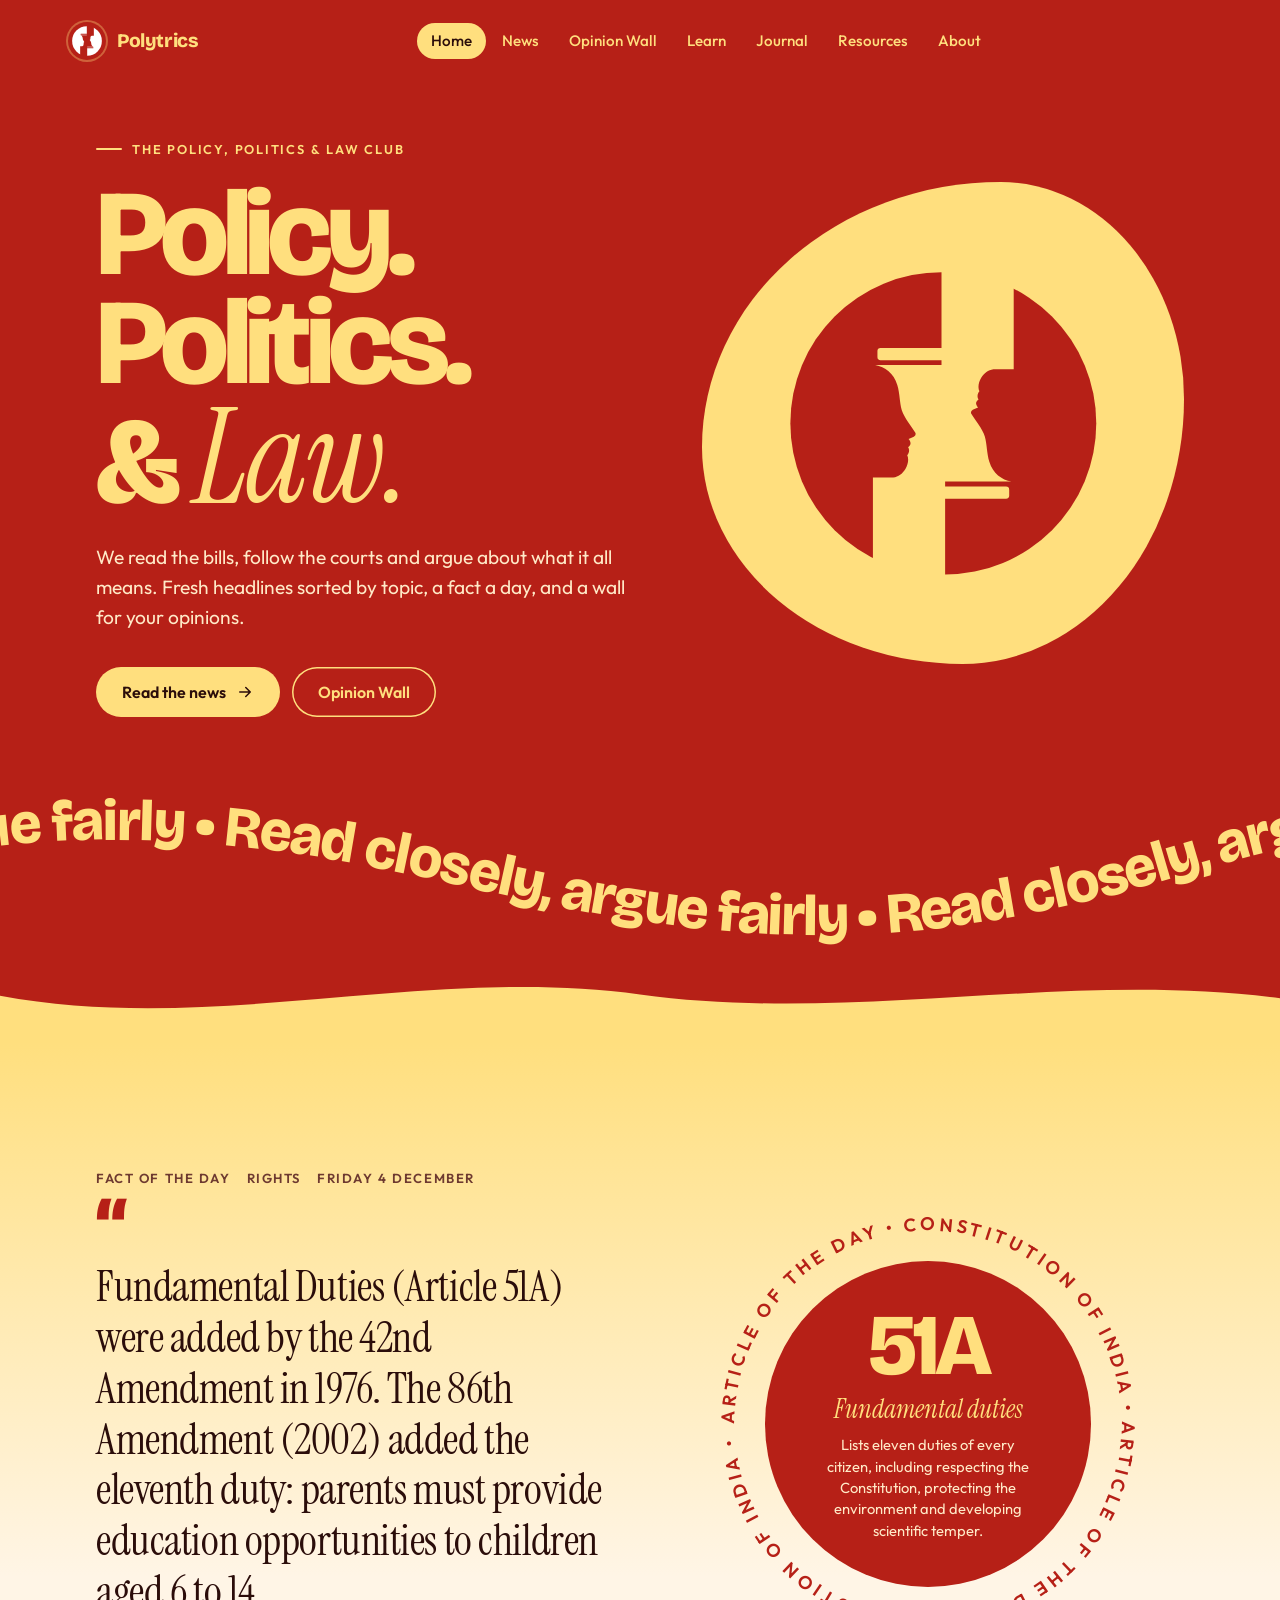
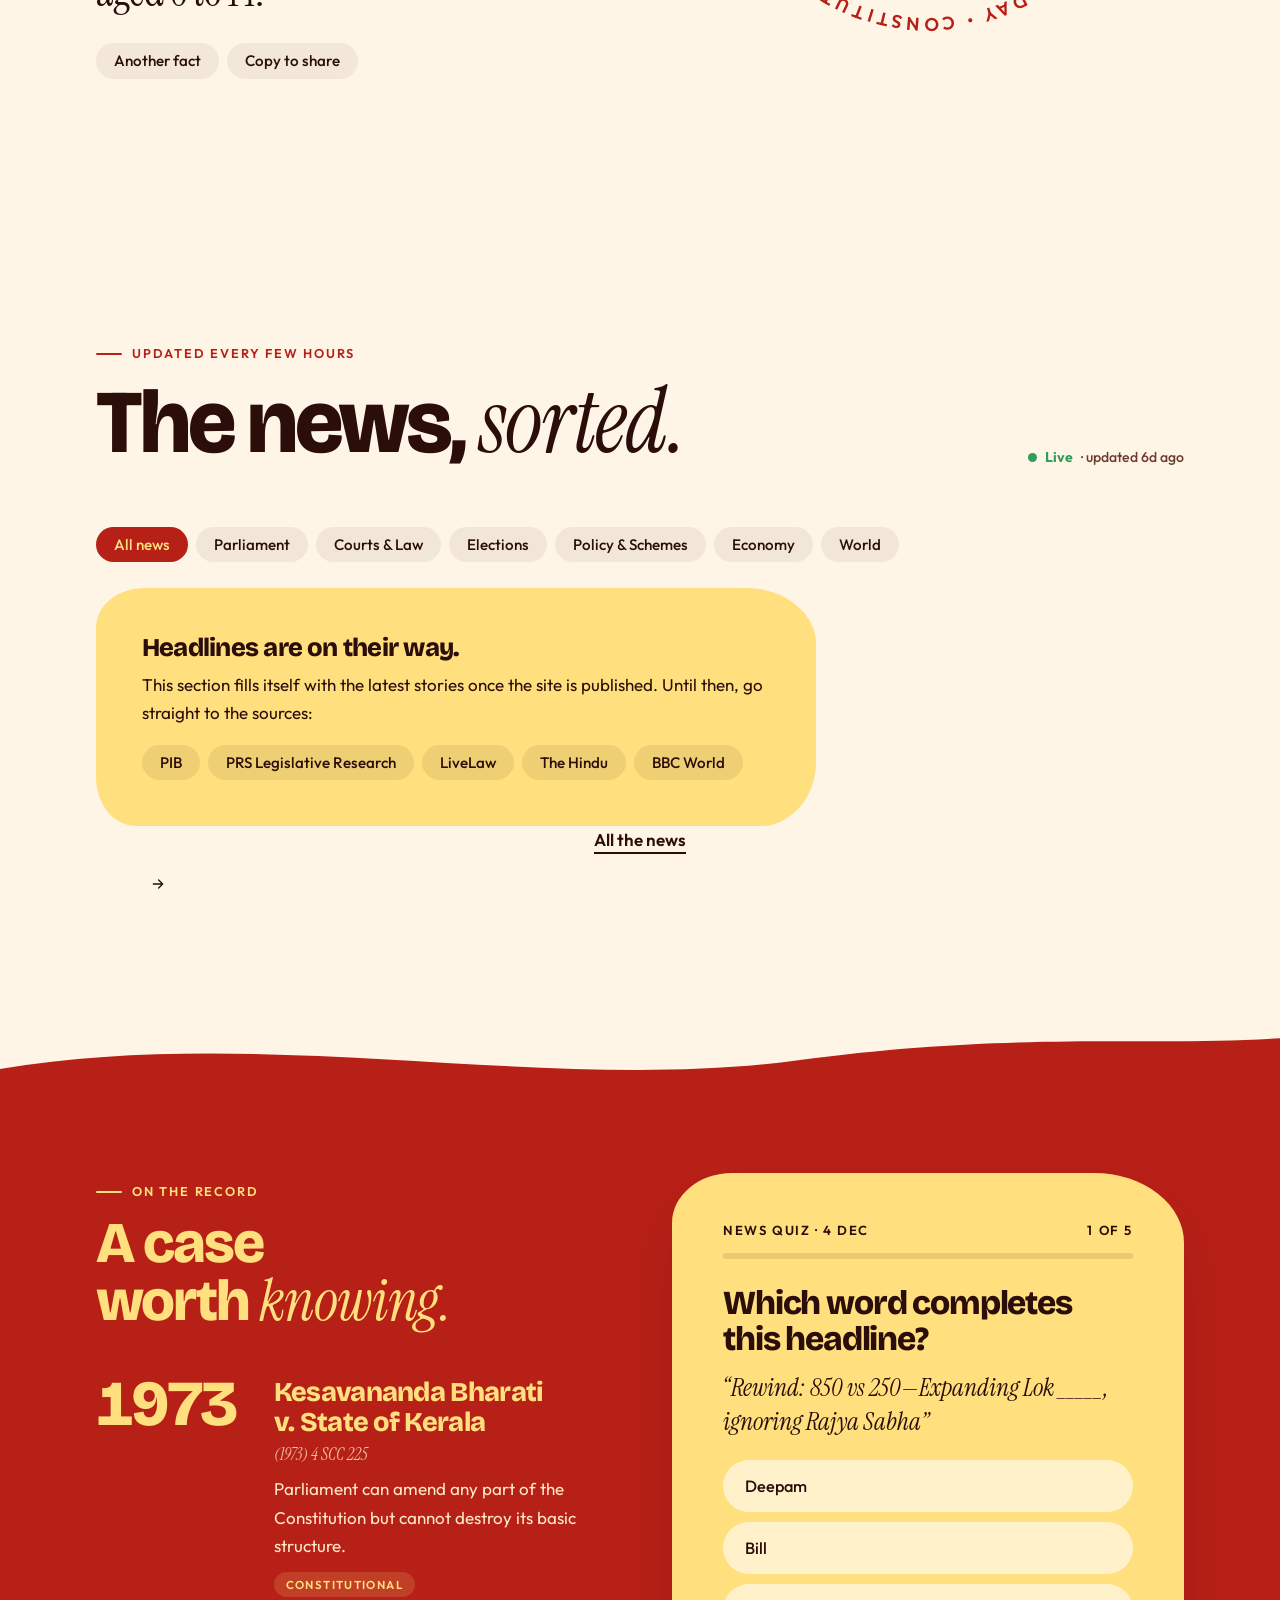
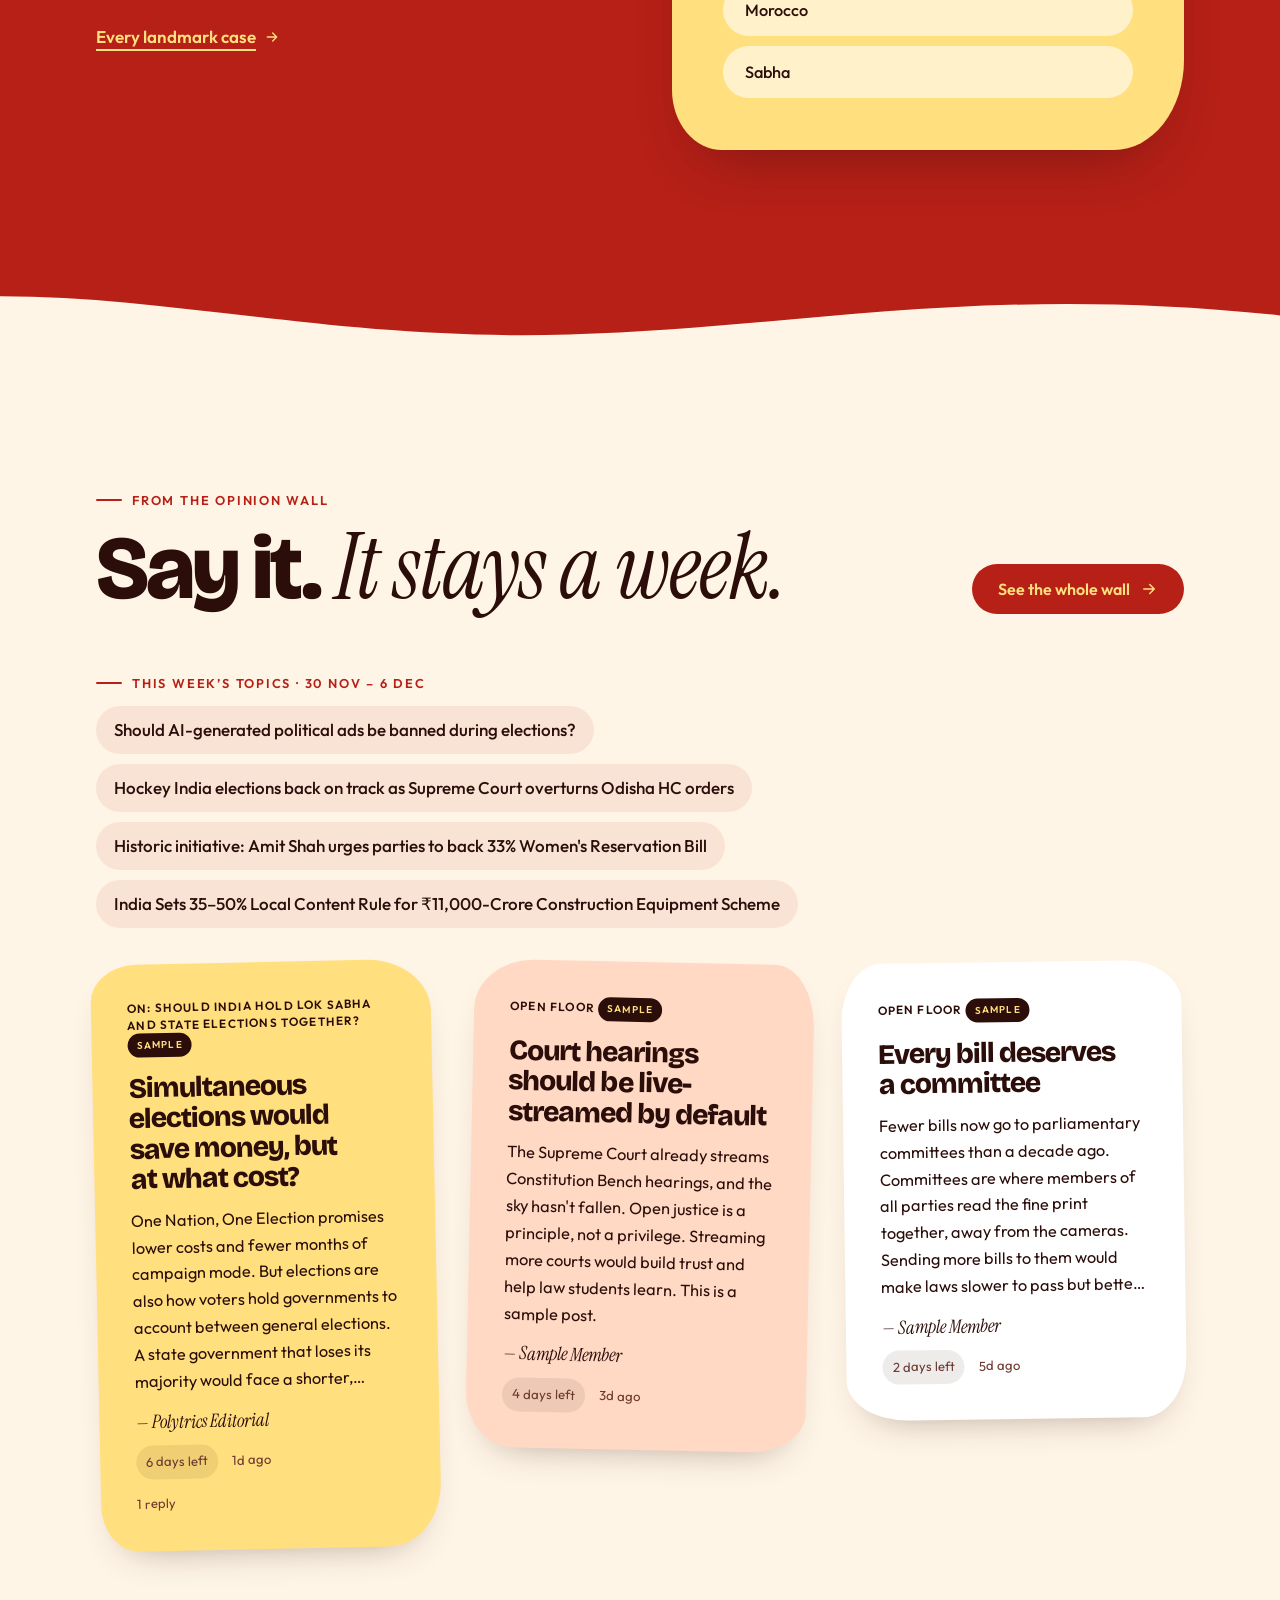
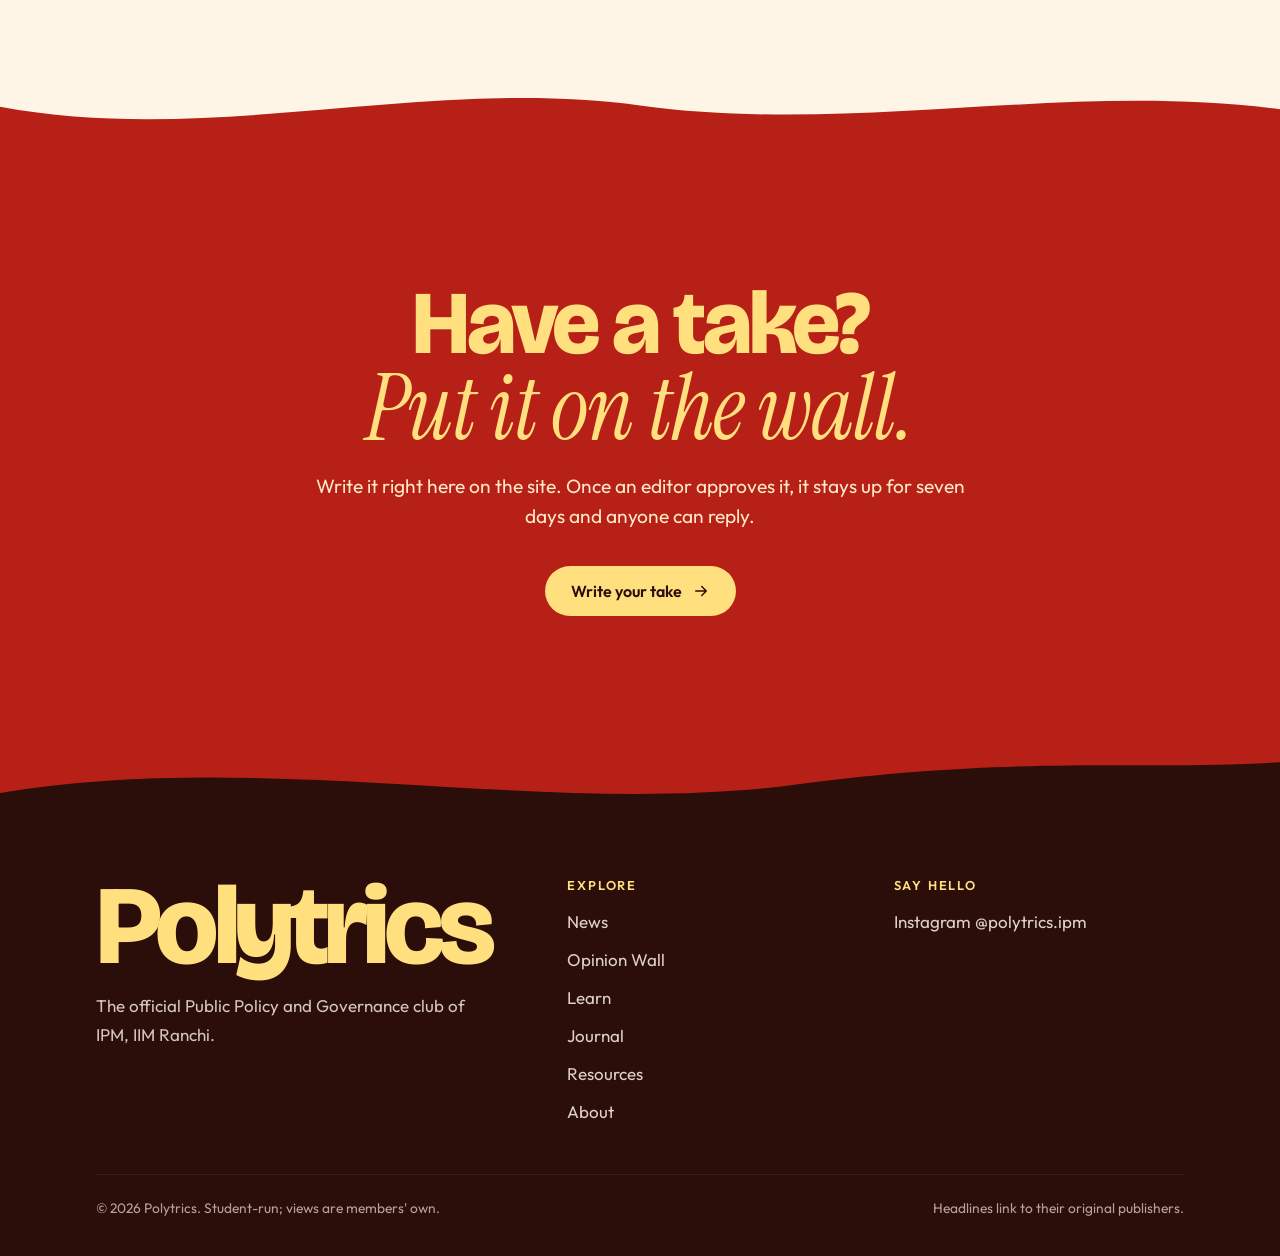
<file: index.html>
<!doctype html>
<html lang="en">
<head>
<meta charset="utf-8">
<meta name="viewport" content="width=device-width, initial-scale=1, viewport-fit=cover">
<title>Polytrics</title>
<meta name="description" content="Polytrics, the Policy, Politics & Law Club. News sorted by category, a daily constitutional fact, an opinion wall and more.">
<meta name="theme-color" content="#B62017">
<meta property="og:title" content="Polytrics">
<meta property="og:description" content="Polytrics, the Policy, Politics & Law Club. News sorted by category, a daily constitutional fact, an opinion wall and more.">
<link rel="icon" href="data:image/svg+xml,%3Csvg xmlns='http://www.w3.org/2000/svg' viewBox='0 0 64 64'%3E%3Crect width='64' height='64' rx='32' fill='%23B62017'/%3E%3Cpath d='M31 10A22 22 0 0 0 31 54Z' fill='%23FFDF7E'/%3E%3Cpath d='M33 54A22 22 0 0 0 33 10Z' fill='%23FFDF7E'/%3E%3Crect x='21' y='34' width='10' height='22' fill='%23B62017'/%3E%3Crect x='33' y='8' width='10' height='22' fill='%23B62017'/%3E%3C/svg%3E">
<link rel="preconnect" href="https://fonts.googleapis.com">
<link rel="preconnect" href="https://fonts.gstatic.com" crossorigin>
<link rel="stylesheet" href="https://fonts.googleapis.com/css2?family=Bricolage+Grotesque:opsz,wght@12..96,400..800&family=Instrument+Serif:ital@0;1&family=Outfit:wght@300..700&display=swap">
<link rel="stylesheet" href="assets/css/style.css">
</head>
<body data-page="home">
<section class="hero">
  <div class="wrap grid">
    <div>
      <span class="kicker">The Policy, Politics &amp; Law Club</span>
      <h1 style="margin-top:22px">
        <span class="line"><span style="--i:0">Policy.</span></span>
        <span class="line"><span style="--i:1">Politics.</span></span>
        <span class="line"><span style="--i:2">&amp; <em>Law.</em></span></span>
      </h1>
      <p class="lede">We read the bills, follow the courts and argue about what it all means. Fresh headlines sorted by topic, a fact a day, and a wall for your opinions.</p>
      <div class="hero-cta">
        <a class="btn btn--butter" href="news.html">Read the news <svg viewBox="0 0 24 24" fill="none" stroke="currentColor" stroke-width="2" stroke-linecap="round" stroke-linejoin="round" aria-hidden="true"><path d="M5 12h14M13 6l6 6-6 6"/></svg></a>
        <a class="btn btn--line" href="opinion.html">Opinion Wall</a>
      </div>
    </div>
    <div class="blob" id="hero-blob" data-logo></div>
  </div>
  <div data-wavetext="Read closely, argue fairly"></div>
</section>
<div aria-hidden="true" style="background:var(--red);position:relative;z-index:2"><svg class="wave wave--butter" viewBox="0 0 1440 120" preserveAspectRatio="none"><path d="M0,48 C240,110 480,0 720,46 C960,92 1200,8 1440,52 L1440,121 L0,121 Z"/></svg></div>
<main>
<section class="section s-fade-bc" id="brief">
  <div class="wrap cols-2">
    <div class="fact" id="fact" data-reveal="left"></div>
    <div class="seal" id="seal" data-reveal="scale"></div>
  </div>
</section>

<section class="section s-cream">
  <div class="wrap">
    <div class="head" data-reveal>
      <div><span class="kicker" style="color:var(--red)">Updated every few hours</span><h2 class="big">The news, <em>sorted.</em></h2></div>
      <span class="status" id="news-status"><span class="live off"></span>Loading headlines…</span>
    </div>
    <div class="pills" id="news-pills" style="margin-bottom:26px"></div>
    <div id="news-list"></div>
    <a class="textlink more" href="news.html">All the news <svg viewBox="0 0 24 24" fill="none" stroke="currentColor" stroke-width="2" stroke-linecap="round" stroke-linejoin="round" aria-hidden="true"><path d="M5 12h14M13 6l6 6-6 6"/></svg></a>
  </div>
</section>
<div aria-hidden="true" style="background:transparent;position:relative;z-index:2"><svg class="wave wave--red" viewBox="0 0 1440 120" preserveAspectRatio="none"><path d="M0,78 C300,8 620,118 900,64 C1150,18 1300,44 1440,30 L1440,121 L0,121 Z"/></svg></div>
<section class="section s-red" style="padding-top:clamp(40px,6vw,80px)">
  <div class="wrap cols-2" style="align-items:start">
    <div>
      <div data-reveal><span class="kicker">On the record</span><h2 class="mid" style="margin-top:14px">A case worth <em>knowing.</em></h2></div>
      <div id="case-spot" style="margin-top:20px"></div>
      <a class="textlink" href="learn.html#cases-sec" data-reveal>Every landmark case <svg viewBox="0 0 24 24" fill="none" stroke="currentColor" stroke-width="2" stroke-linecap="round" stroke-linejoin="round" aria-hidden="true"><path d="M5 12h14M13 6l6 6-6 6"/></svg></a>
    </div>
    <div class="quiz" id="quiz" data-reveal="right"></div>
  </div>
</section>
<div aria-hidden="true" style="background:var(--red);position:relative;z-index:2"><svg class="wave wave--cream" viewBox="0 0 1440 120" preserveAspectRatio="none"><path d="M0,30 C200,30 380,100 640,90 C900,80 1100,10 1440,60 L1440,121 L0,121 Z"/></svg></div>
<section class="section s-cream">
  <div class="wrap">
    <div class="head" data-reveal>
      <div><span class="kicker" style="color:var(--red)">From the Opinion Wall</span><h2 class="big">Say it. <em>It stays a week.</em></h2></div>
      <a class="btn btn--red" href="opinion.html">See the whole wall <svg viewBox="0 0 24 24" fill="none" stroke="currentColor" stroke-width="2" stroke-linecap="round" stroke-linejoin="round" aria-hidden="true"><path d="M5 12h14M13 6l6 6-6 6"/></svg></a>
    </div>
    <div class="topic-strip" id="topic-strip" data-reveal></div>
    <div class="notes" id="wall"></div>
  </div>
</section>
<div aria-hidden="true" style="background:transparent;position:relative;z-index:2"><svg class="wave wave--red" viewBox="0 0 1440 120" preserveAspectRatio="none"><path d="M0,48 C240,110 480,0 720,46 C960,92 1200,8 1440,52 L1440,121 L0,121 Z"/></svg></div>
<section class="section s-red cta">
  <div class="wrap" data-reveal="scale">
    <h2>Have a take?<br><em>Put it on the wall.</em></h2>
    <p class="lede">Write it right here on the site. Once an editor approves it, it stays up for seven days and anyone can reply.</p>
    <a class="btn btn--butter" href="opinion.html#write">Write your take <svg viewBox="0 0 24 24" fill="none" stroke="currentColor" stroke-width="2" stroke-linecap="round" stroke-linejoin="round" aria-hidden="true"><path d="M5 12h14M13 6l6 6-6 6"/></svg></a>
  </div>
</section>
<div aria-hidden="true" style="background:var(--red);position:relative;z-index:2"><svg class="wave wave--ink" viewBox="0 0 1440 120" preserveAspectRatio="none"><path d="M0,78 C300,8 620,118 900,64 C1150,18 1300,44 1440,30 L1440,121 L0,121 Z"/></svg></div>
</main>
<script src="assets/js/config.js"></script>
<script src="assets/js/content.js"></script>
<script src="assets/js/site.js"></script>
<script src="assets/js/feeds.js"></script>
<script src="assets/js/newsquiz.js"></script>
<script src="assets/js/pages.js"></script>
</body>
</html>
</file>
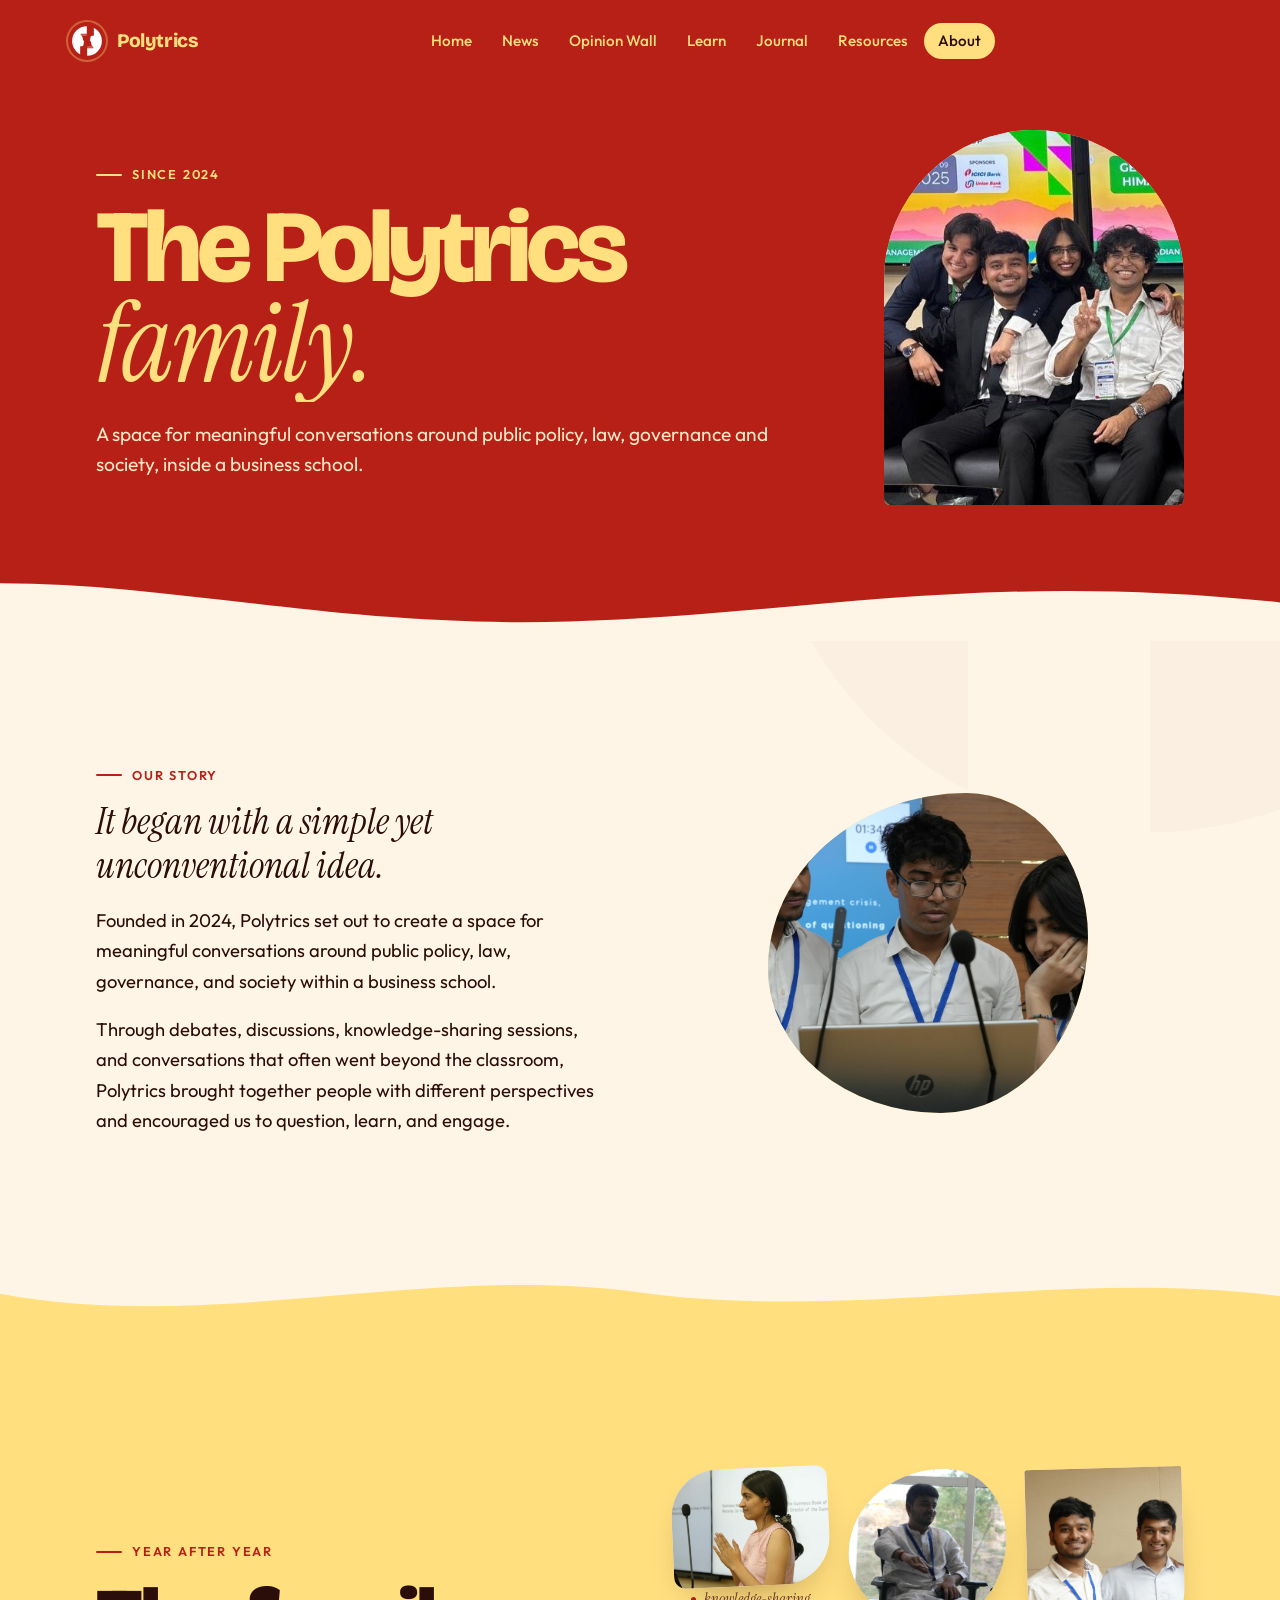
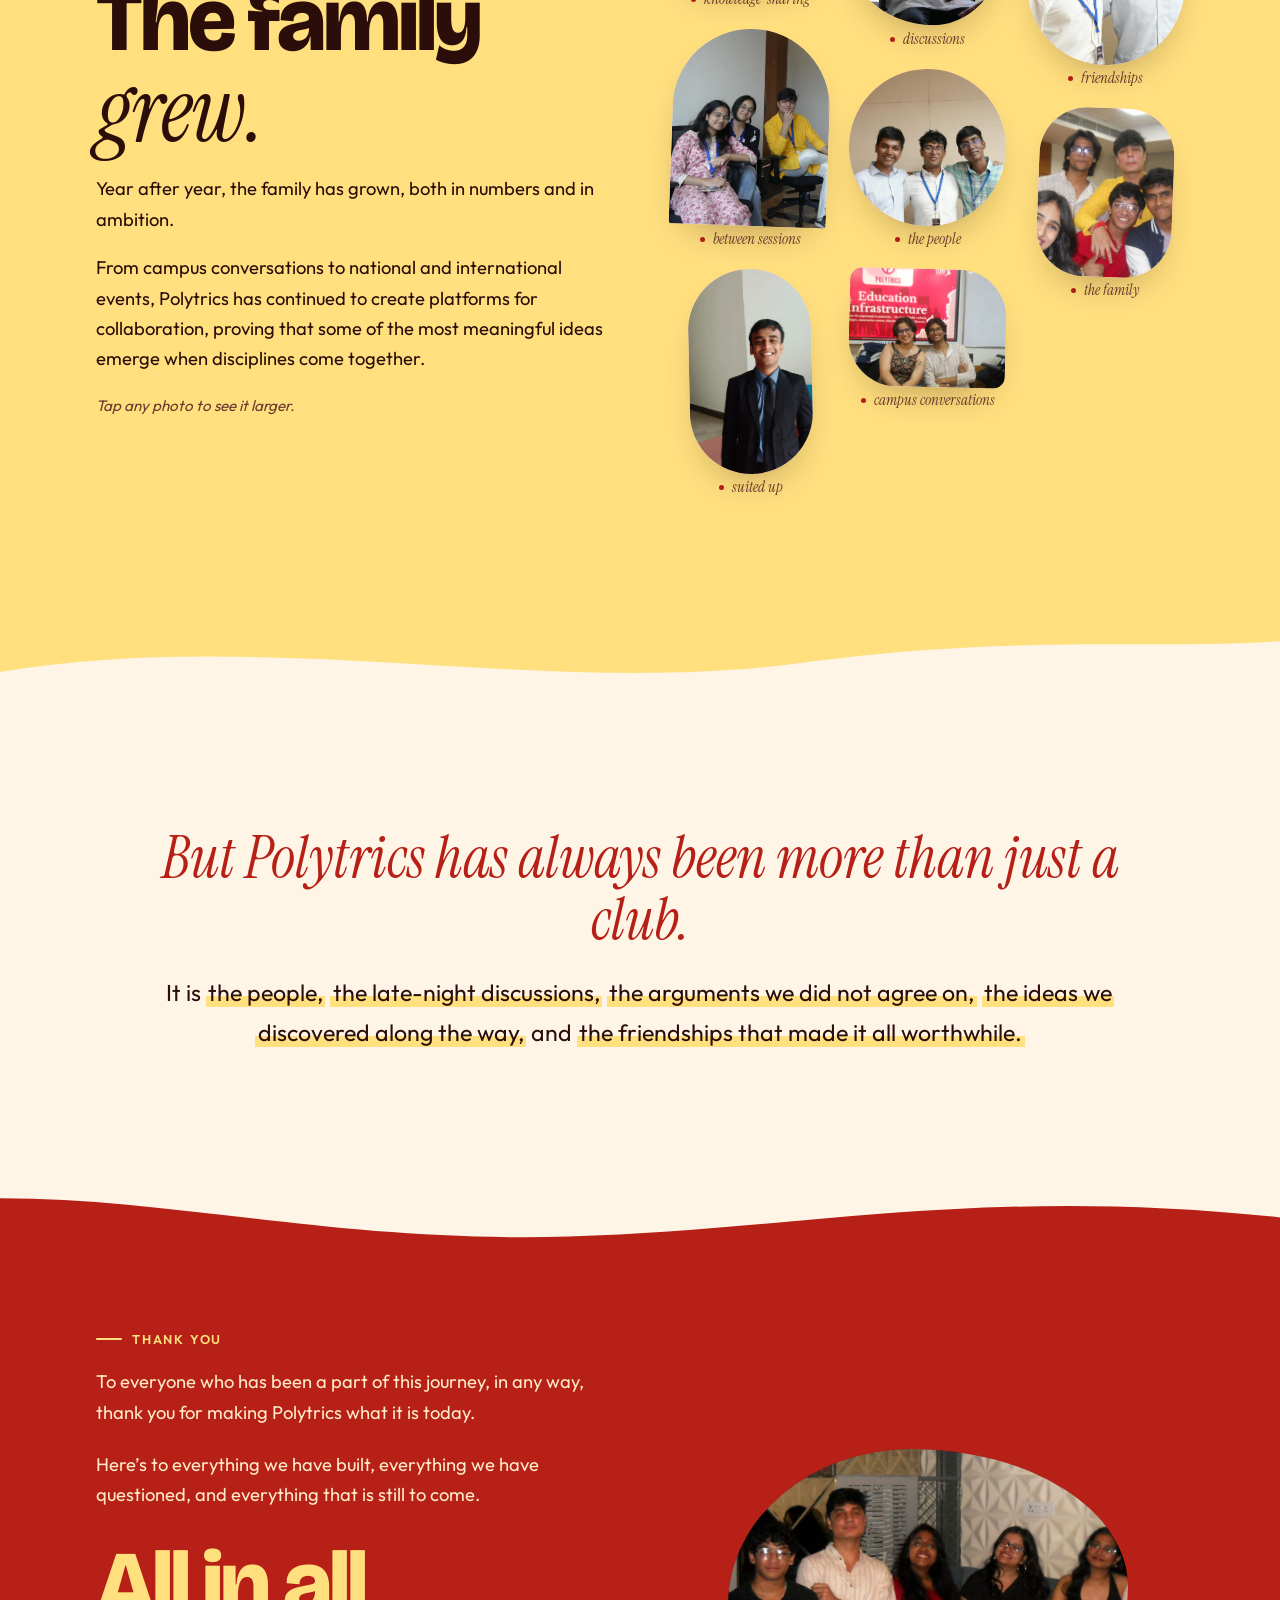
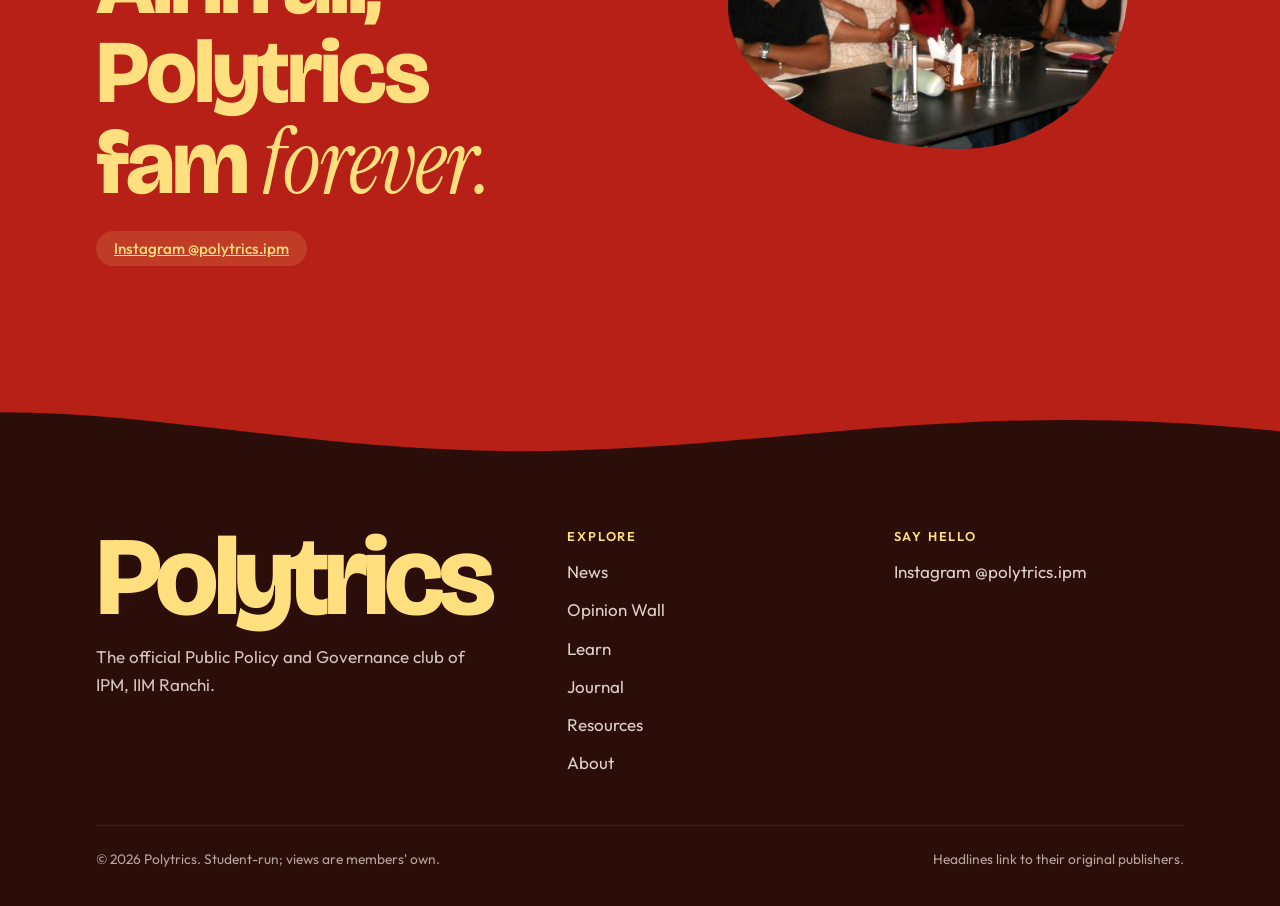
<file: about.html>
<!doctype html>
<html lang="en">
<head>
<meta charset="utf-8">
<meta name="viewport" content="width=device-width, initial-scale=1, viewport-fit=cover">
<title>About · Polytrics</title>
<meta name="description" content="The Polytrics family: the Public Policy and Governance club of IPM, IIM Ranchi, since 2024.">
<meta name="theme-color" content="#B62017">
<meta property="og:title" content="About · Polytrics">
<meta property="og:description" content="The Polytrics family: the Public Policy and Governance club of IPM, IIM Ranchi, since 2024.">
<link rel="icon" href="data:image/svg+xml,%3Csvg xmlns='http://www.w3.org/2000/svg' viewBox='0 0 64 64'%3E%3Crect width='64' height='64' rx='32' fill='%23B62017'/%3E%3Cpath d='M31 10A22 22 0 0 0 31 54Z' fill='%23FFDF7E'/%3E%3Cpath d='M33 54A22 22 0 0 0 33 10Z' fill='%23FFDF7E'/%3E%3Crect x='21' y='34' width='10' height='22' fill='%23B62017'/%3E%3Crect x='33' y='8' width='10' height='22' fill='%23B62017'/%3E%3C/svg%3E">
<link rel="preconnect" href="https://fonts.googleapis.com">
<link rel="preconnect" href="https://fonts.gstatic.com" crossorigin>
<link rel="stylesheet" href="https://fonts.googleapis.com/css2?family=Bricolage+Grotesque:opsz,wght@12..96,400..800&family=Instrument+Serif:ital@0;1&family=Outfit:wght@300..700&display=swap">
<link rel="stylesheet" href="assets/css/style.css">
</head>
<body data-page="about">
<section class="hero hero--page">
  <div class="wrap grid">
    <div>
      <span class="kicker">Since 2024</span>
      <h1 style="margin-top:18px"><span class="line"><span style="--i:0">The Polytrics</span></span><span class="line"><span style="--i:1"><em>family.</em></span></span></h1>
      <p class="lede">A space for meaningful conversations around public policy, law, governance and society, inside a business school.</p>
    </div>
    <div class="shape shape--arch" id="photo-1" style="width:clamp(200px,24vw,300px);justify-self:center"><img src="assets/img/about/hero.jpg" alt="Polytrics members at a conference" style="object-position:50% 35%"></div>
  </div>
</section>
<div aria-hidden="true" style="background:var(--red);position:relative;z-index:2"><svg class="wave wave--cream" viewBox="0 0 1440 120" preserveAspectRatio="none"><path d="M0,30 C200,30 380,100 640,90 C900,80 1100,10 1440,60 L1440,121 L0,121 Z"/></svg></div>
<main>
<section class="section s-cream">
  <div class="wrap cols-2">
    <div class="prose" data-reveal="left">
      <span class="kicker" style="color:var(--red)">Our story</span>
      <p class="big-it">It began with a simple yet unconventional idea.</p>
      <p>Founded in 2024, Polytrics set out to create a space for meaningful conversations around public policy, law, governance, and society within a business school.</p>
      <p>Through debates, discussions, knowledge-sharing sessions, and conversations that often went beyond the classroom, Polytrics brought together people with different perspectives and encouraged us to question, learn, and engage.</p>
    </div>
    <div class="shape shape--blob" id="photo-2" data-reveal="scale" style="width:min(78%,320px);justify-self:center"><img src="assets/img/about/story.jpg" alt="Polytrics members preparing at a debate" loading="lazy" style="object-position:58% 40%"></div>
  </div>
</section>
<div aria-hidden="true" style="background:transparent;position:relative;z-index:2"><svg class="wave wave--butter" viewBox="0 0 1440 120" preserveAspectRatio="none"><path d="M0,48 C240,110 480,0 720,46 C960,92 1200,8 1440,52 L1440,121 L0,121 Z"/></svg></div>
<section class="section s-butter">
  <div class="wrap cols-2 album-wrap">
    <div class="prose" data-reveal="left">
      <span class="kicker" style="color:var(--red)">Year after year</span>
      <h2 class="big">The family <em>grew.</em></h2>
      <p>Year after year, the family has grown, both in numbers and in ambition.</p>
      <p>From campus conversations to national and international events, Polytrics has continued to create platforms for collaboration, proving that some of the most meaningful ideas emerge when disciplines come together.</p>
      <p class="hint">Tap any photo to see it larger.</p>
    </div>
    <div class="album">
      <figure class="snap snap--leaf" data-reveal="scale" style="--d:0;--r:-2.5deg"><button type="button" class="snap-img" aria-label="Open photo: knowledge-sharing"><img src="assets/img/about/speaker.jpg" alt="Polytrics members: knowledge-sharing" loading="lazy" style="object-position:50% 40%"></button><figcaption>knowledge-sharing</figcaption></figure>
      <figure class="snap snap--arch" data-reveal="scale" style="--d:1;--r:2deg"><button type="button" class="snap-img" aria-label="Open photo: between sessions"><img src="assets/img/about/seated.jpg" alt="Polytrics members: between sessions" loading="lazy" style="object-position:50% 40%"></button><figcaption>between sessions</figcaption></figure>
      <figure class="snap snap--pill" data-reveal="scale" style="--d:2;--r:-1.2deg"><button type="button" class="snap-img" aria-label="Open photo: suited up"><img src="assets/img/about/suit.jpg" alt="Polytrics members: suited up" loading="lazy" style="object-position:50% 22%"></button><figcaption>suited up</figcaption></figure>
      <figure class="snap snap--blob" data-reveal="scale" style="--d:3;--r:2.8deg"><button type="button" class="snap-img" aria-label="Open photo: discussions"><img src="assets/img/about/window.jpg" alt="Polytrics members: discussions" loading="lazy" style="object-position:52% 40%"></button><figcaption>discussions</figcaption></figure>
      <figure class="snap snap--round" data-reveal="scale" style="--d:0;--r:-2deg"><button type="button" class="snap-img" aria-label="Open photo: the people"><img src="assets/img/about/vidhan.jpg" alt="Polytrics members: the people" loading="lazy" style="object-position:50% 18%"></button><figcaption>the people</figcaption></figure>
      <figure class="snap snap--leaf2" data-reveal="scale" style="--d:1;--r:1.4deg"><button type="button" class="snap-img" aria-label="Open photo: campus conversations"><img src="assets/img/about/session.jpg" alt="Polytrics members: campus conversations" loading="lazy" style="object-position:50% 45%"></button><figcaption>campus conversations</figcaption></figure>
      <figure class="snap snap--archdown" data-reveal="scale" style="--d:2;--r:-1.6deg"><button type="button" class="snap-img" aria-label="Open photo: friendships"><img src="assets/img/about/duo.jpg" alt="Polytrics members: friendships" loading="lazy" style="object-position:50% 30%"></button><figcaption>friendships</figcaption></figure>
      <figure class="snap snap--soft" data-reveal="scale" style="--d:3;--r:2.2deg"><button type="button" class="snap-img" aria-label="Open photo: the family"><img src="assets/img/about/girls.jpg" alt="Polytrics members: the family" loading="lazy" style="object-position:50% 30%"></button><figcaption>the family</figcaption></figure>
    </div>
  </div>
</section>
<div aria-hidden="true" style="background:var(--butter);position:relative;z-index:2"><svg class="wave wave--cream" viewBox="0 0 1440 120" preserveAspectRatio="none"><path d="M0,78 C300,8 620,118 900,64 C1150,18 1300,44 1440,30 L1440,121 L0,121 Z"/></svg></div>
<section class="section s-cream">
  <div class="wrap">
    <blockquote class="more" data-reveal>
      <p>But Polytrics has always been more than just a club.</p>
      <p class="more-list">It is <span>the people,</span> <span>the late-night discussions,</span> <span>the arguments we did not agree on,</span> <span>the ideas we discovered along the way,</span> and <span>the friendships that made it all worthwhile.</span></p>
    </blockquote>
  </div>
</section>
<div aria-hidden="true" style="background:transparent;position:relative;z-index:2"><svg class="wave wave--red" viewBox="0 0 1440 120" preserveAspectRatio="none"><path d="M0,30 C200,30 380,100 640,90 C900,80 1100,10 1440,60 L1440,121 L0,121 Z"/></svg></div>
<section class="section s-red" style="padding-top:clamp(40px,6vw,80px)">
  <div class="wrap cols-2">
    <div data-reveal="left" style="display:grid;gap:22px;align-content:start">
      <span class="kicker">Thank you</span>
      <p class="thanks">To everyone who has been a part of this journey, in any way, thank you for making Polytrics what it is today.</p>
      <p class="thanks">Here’s to everything we have built, everything we have questioned, and everything that is still to come.</p>
      <h2 class="big signoff">All in all, Polytrics fam <em>forever.</em></h2>
      <div class="pills" id="socials"></div>
    </div>
    <div class="shape shape--wide" id="photo-3" data-reveal="scale" style="width:min(86%,400px);justify-self:center"><img src="assets/img/about/dinner.jpg" alt="The Polytrics family at dinner" loading="lazy" style="object-position:50% 40%"></div>
  </div>
</section>
<div aria-hidden="true" style="background:var(--red);position:relative;z-index:2"><svg class="wave wave--ink" viewBox="0 0 1440 120" preserveAspectRatio="none"><path d="M0,30 C200,30 380,100 640,90 C900,80 1100,10 1440,60 L1440,121 L0,121 Z"/></svg></div>
</main>
<script src="assets/js/config.js"></script>
<script src="assets/js/content.js"></script>
<script src="assets/js/site.js"></script>
<script src="assets/js/feeds.js"></script>
<script src="assets/js/newsquiz.js"></script>
<script src="assets/js/pages.js"></script>
</body>
</html>
</file>
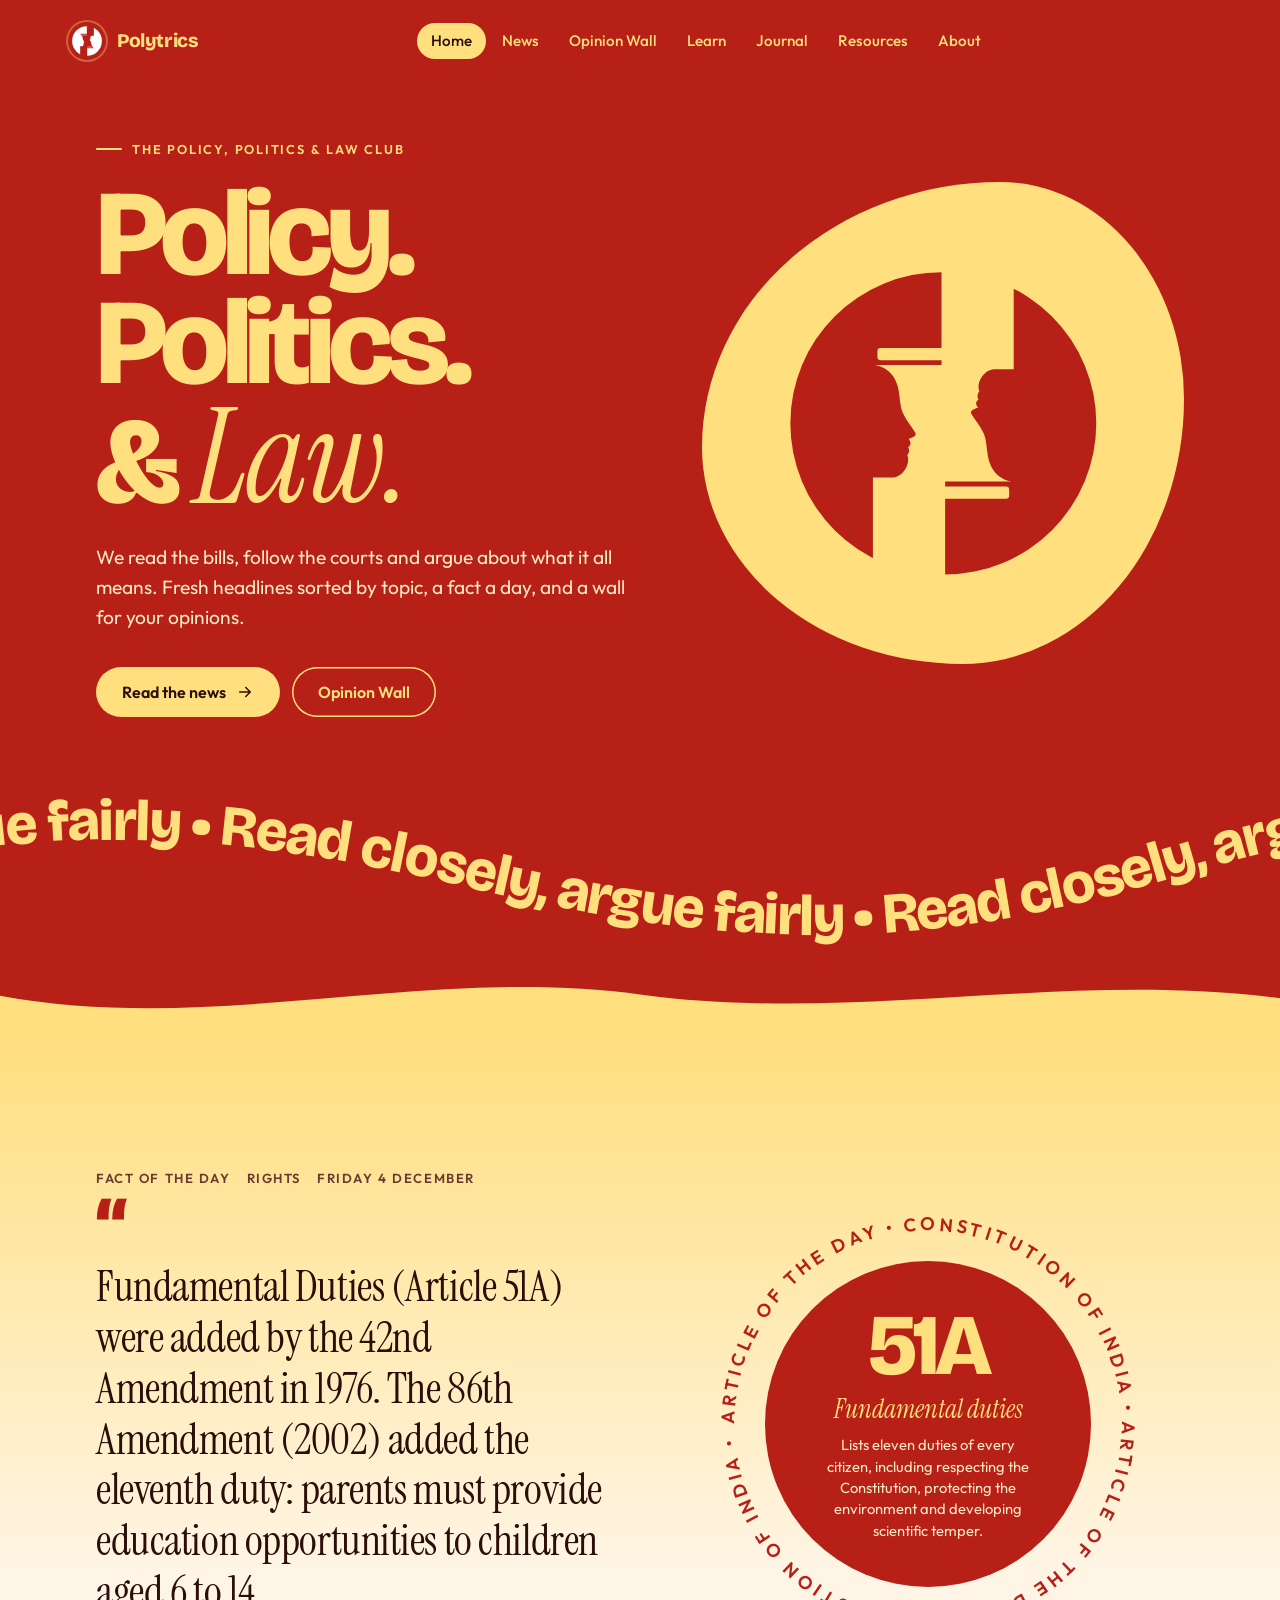
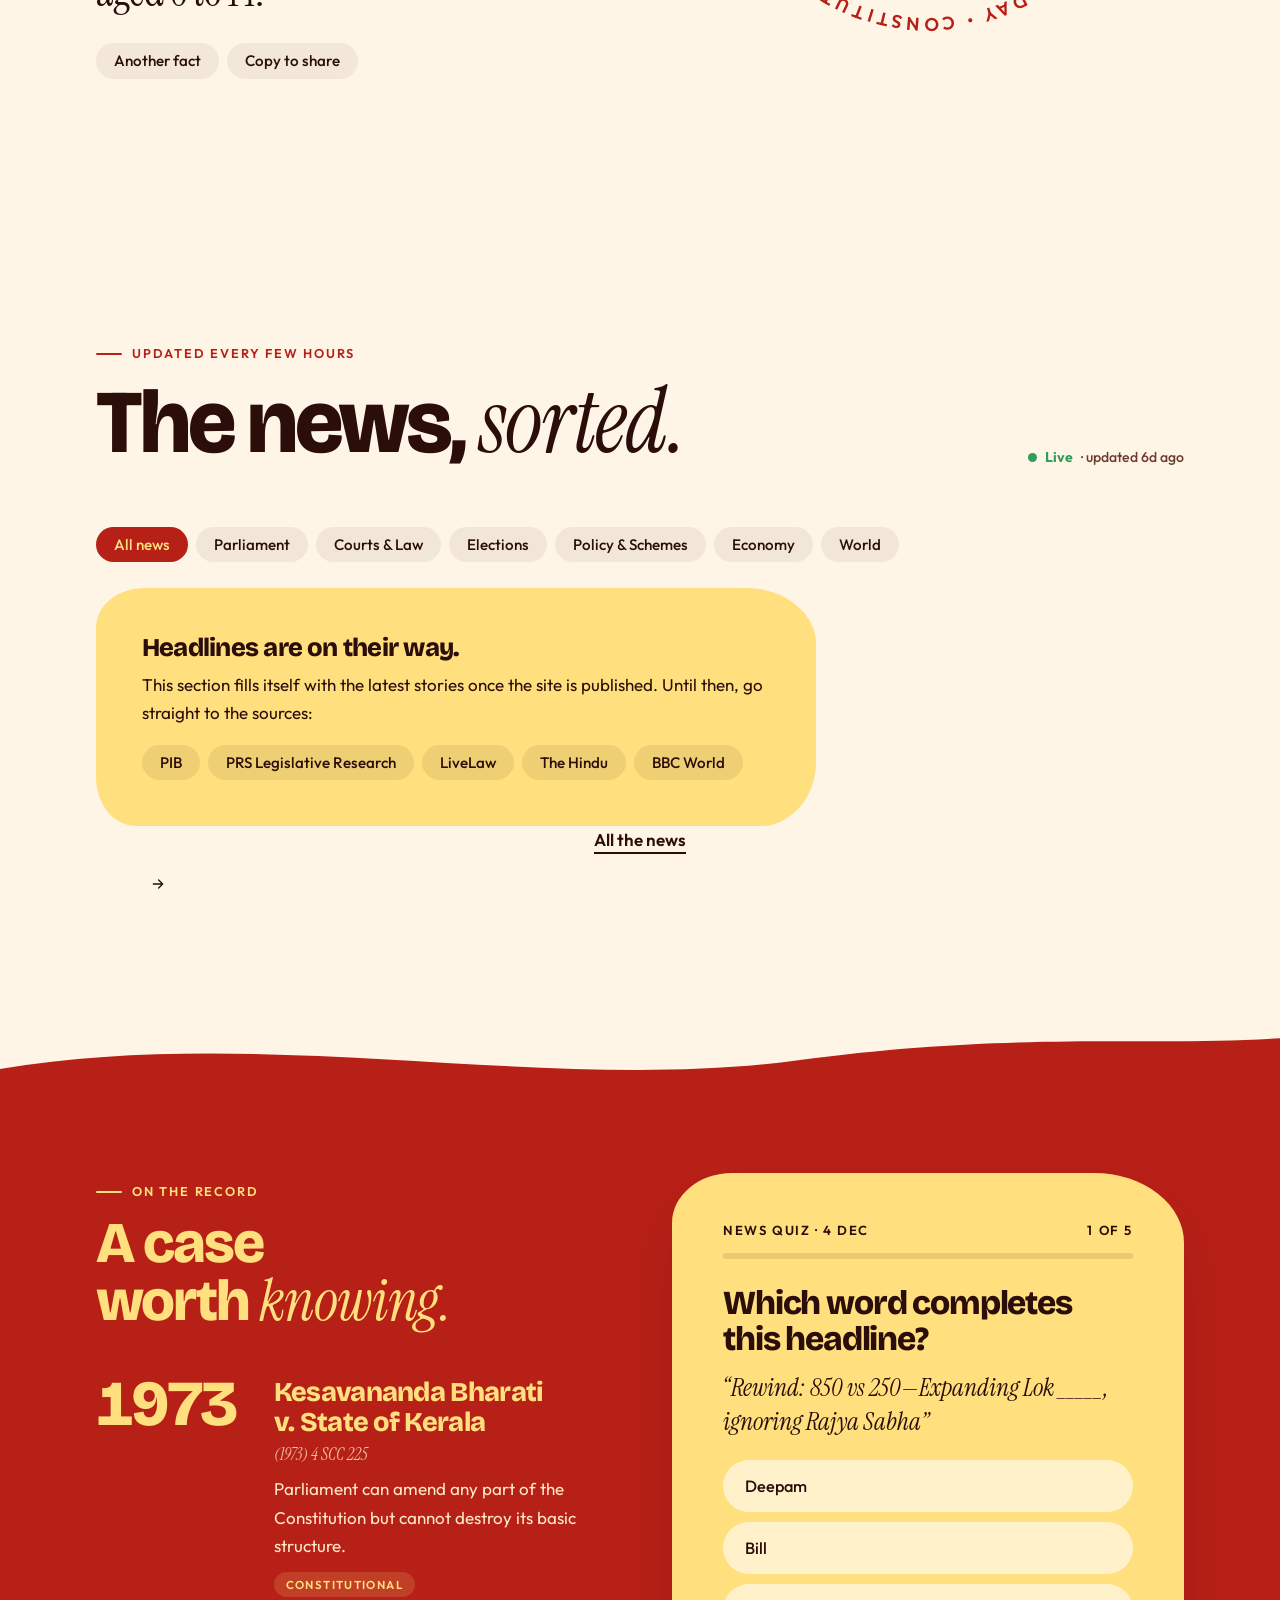
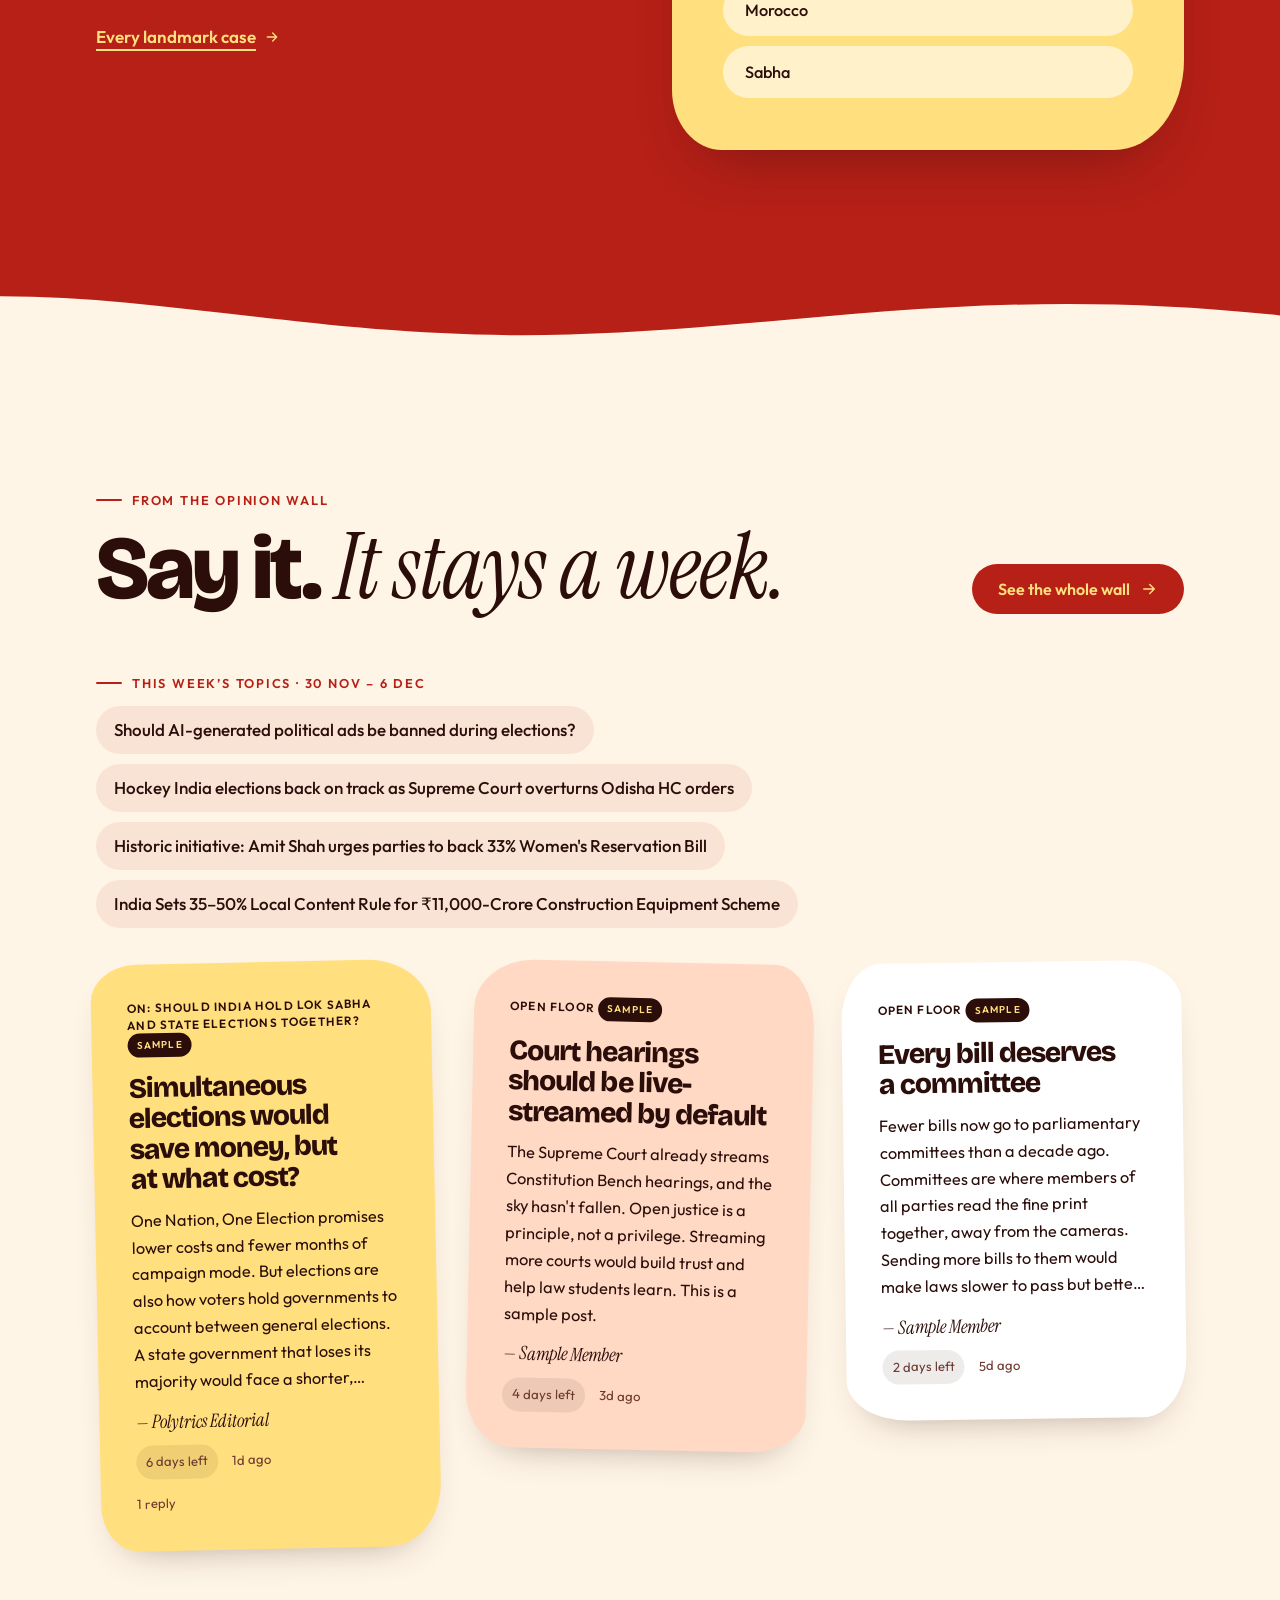
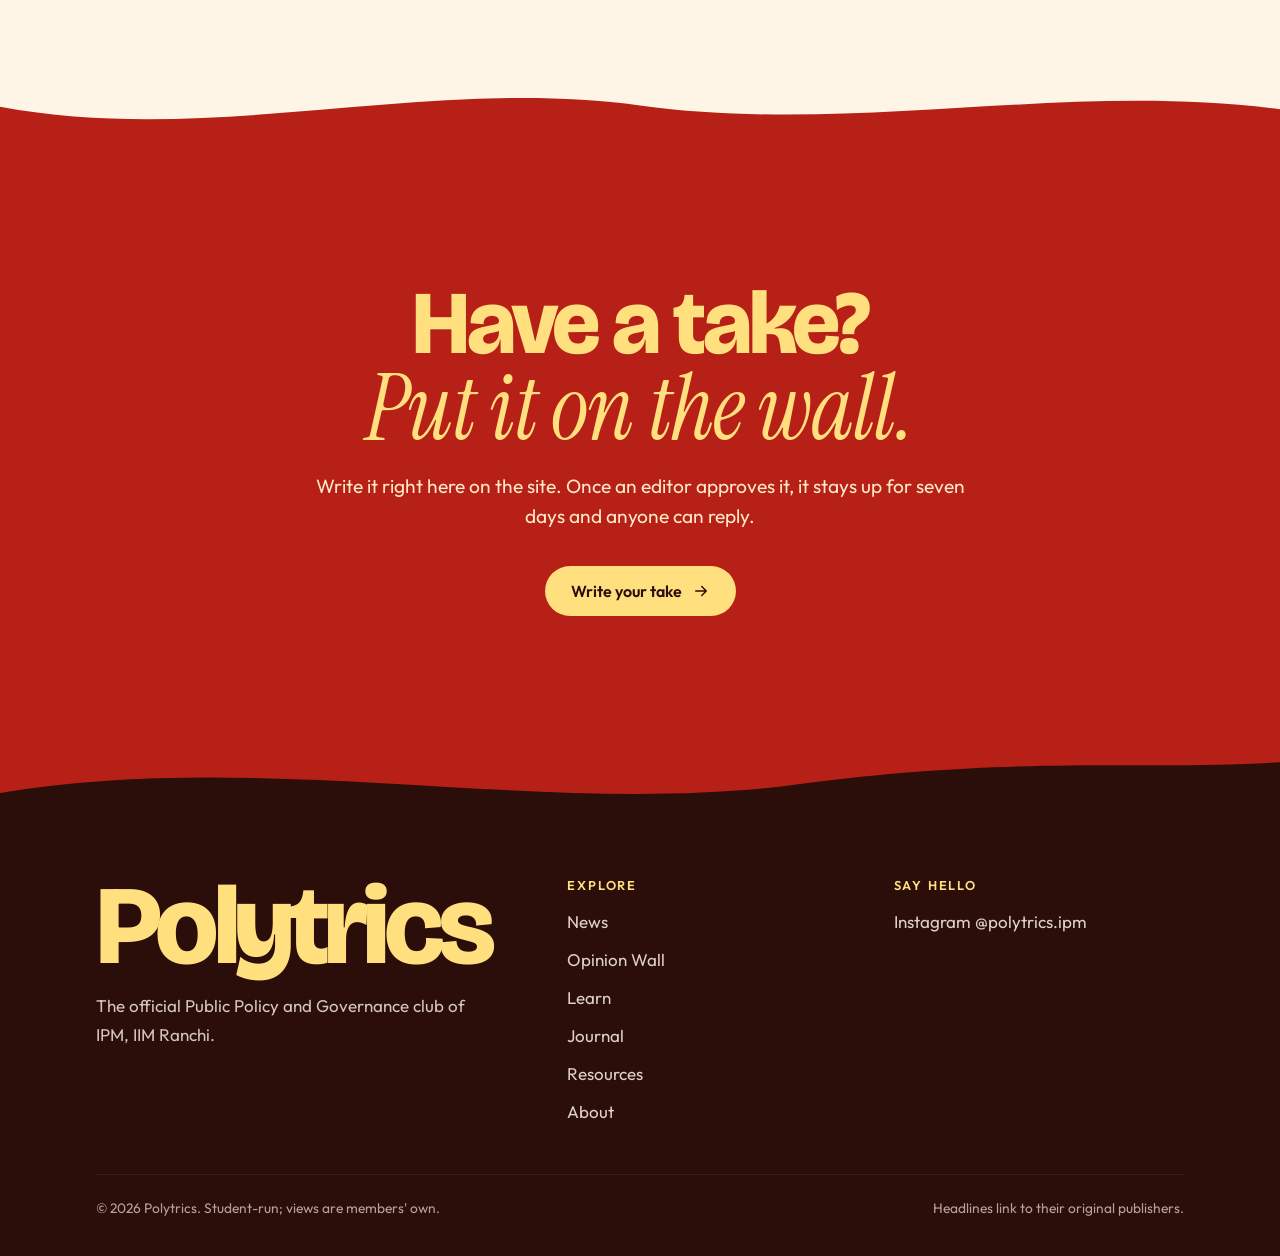
<file: events.html>
<!doctype html>
<html lang="en"><head><meta charset="utf-8"><title>Polytrics</title>
<meta http-equiv="refresh" content="0; url=./"><link rel="canonical" href="./">
<script>location.replace("./")</script></head>
<body style="background:#B62017;color:#FFDF7E;font-family:system-ui;display:grid;place-items:center;min-height:100vh;margin:0">
<a href="./" style="color:inherit">This page has moved. Continue</a></body></html>
</file>
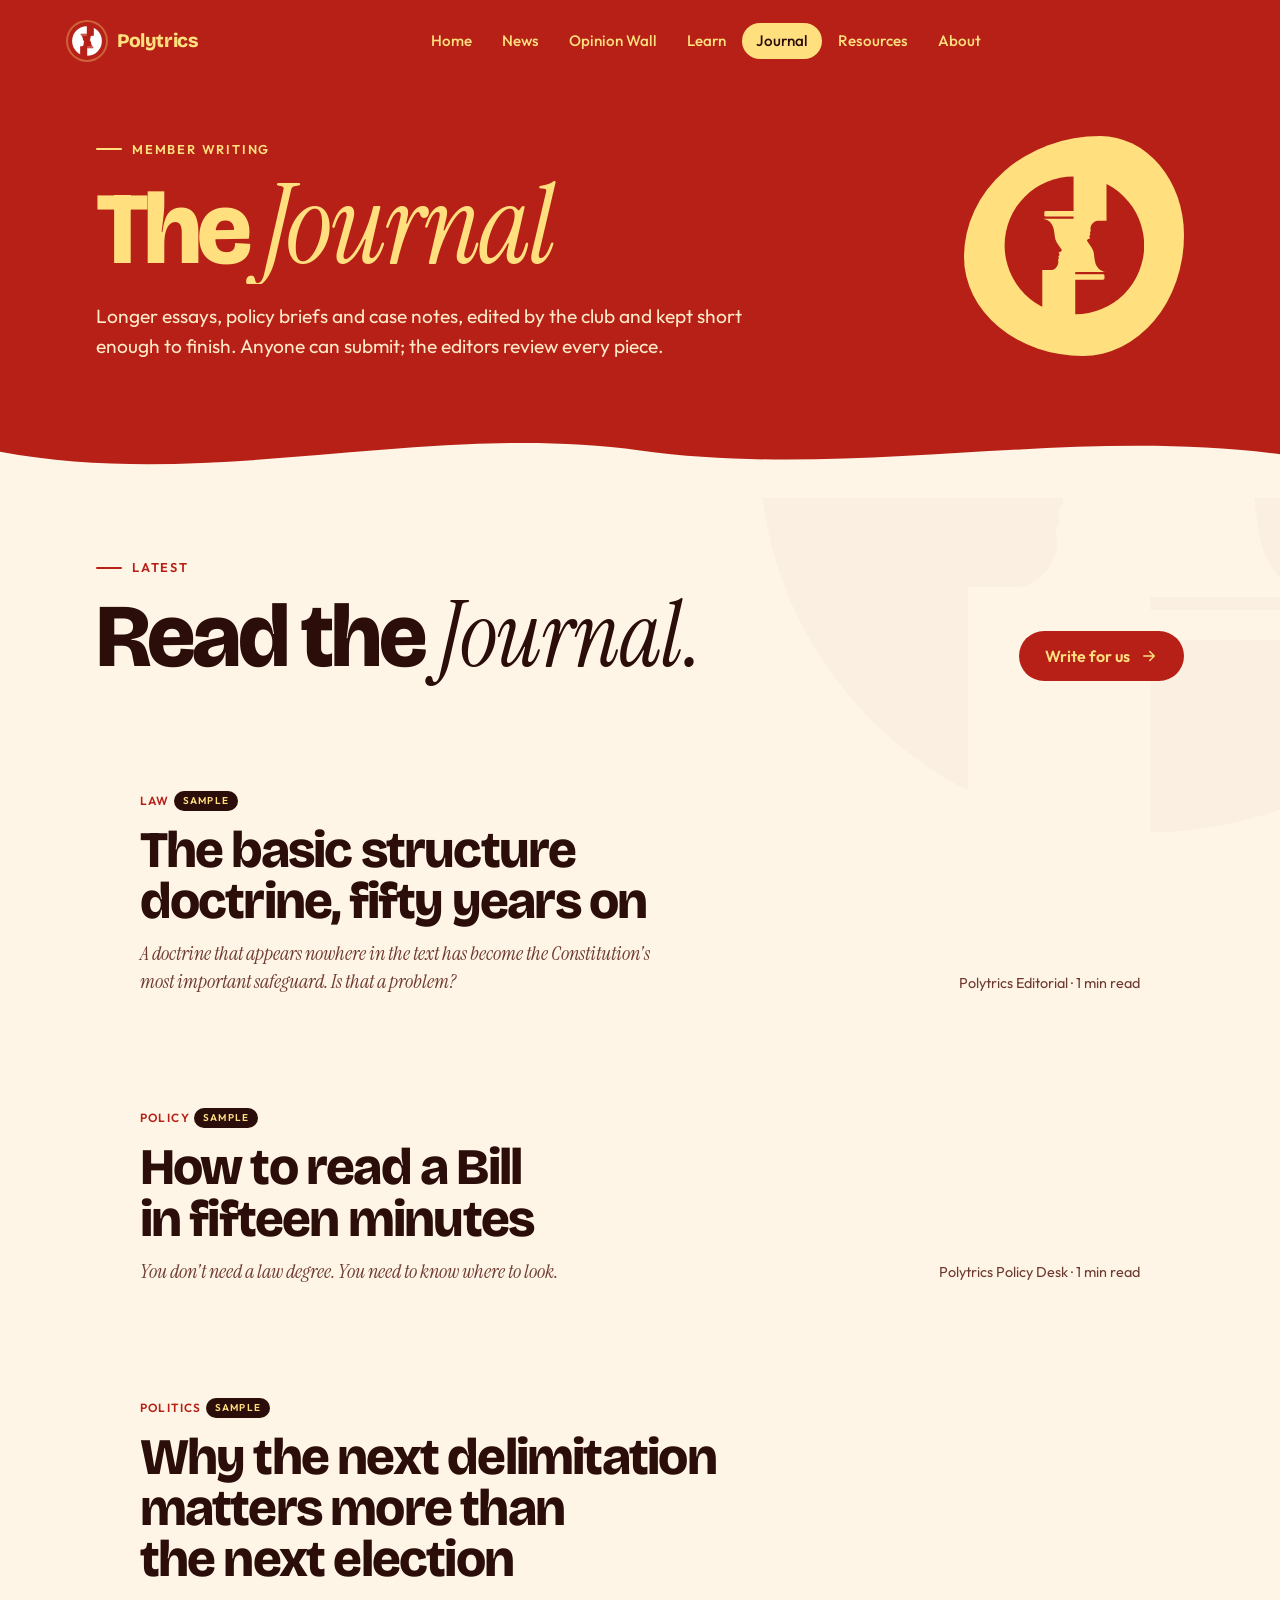
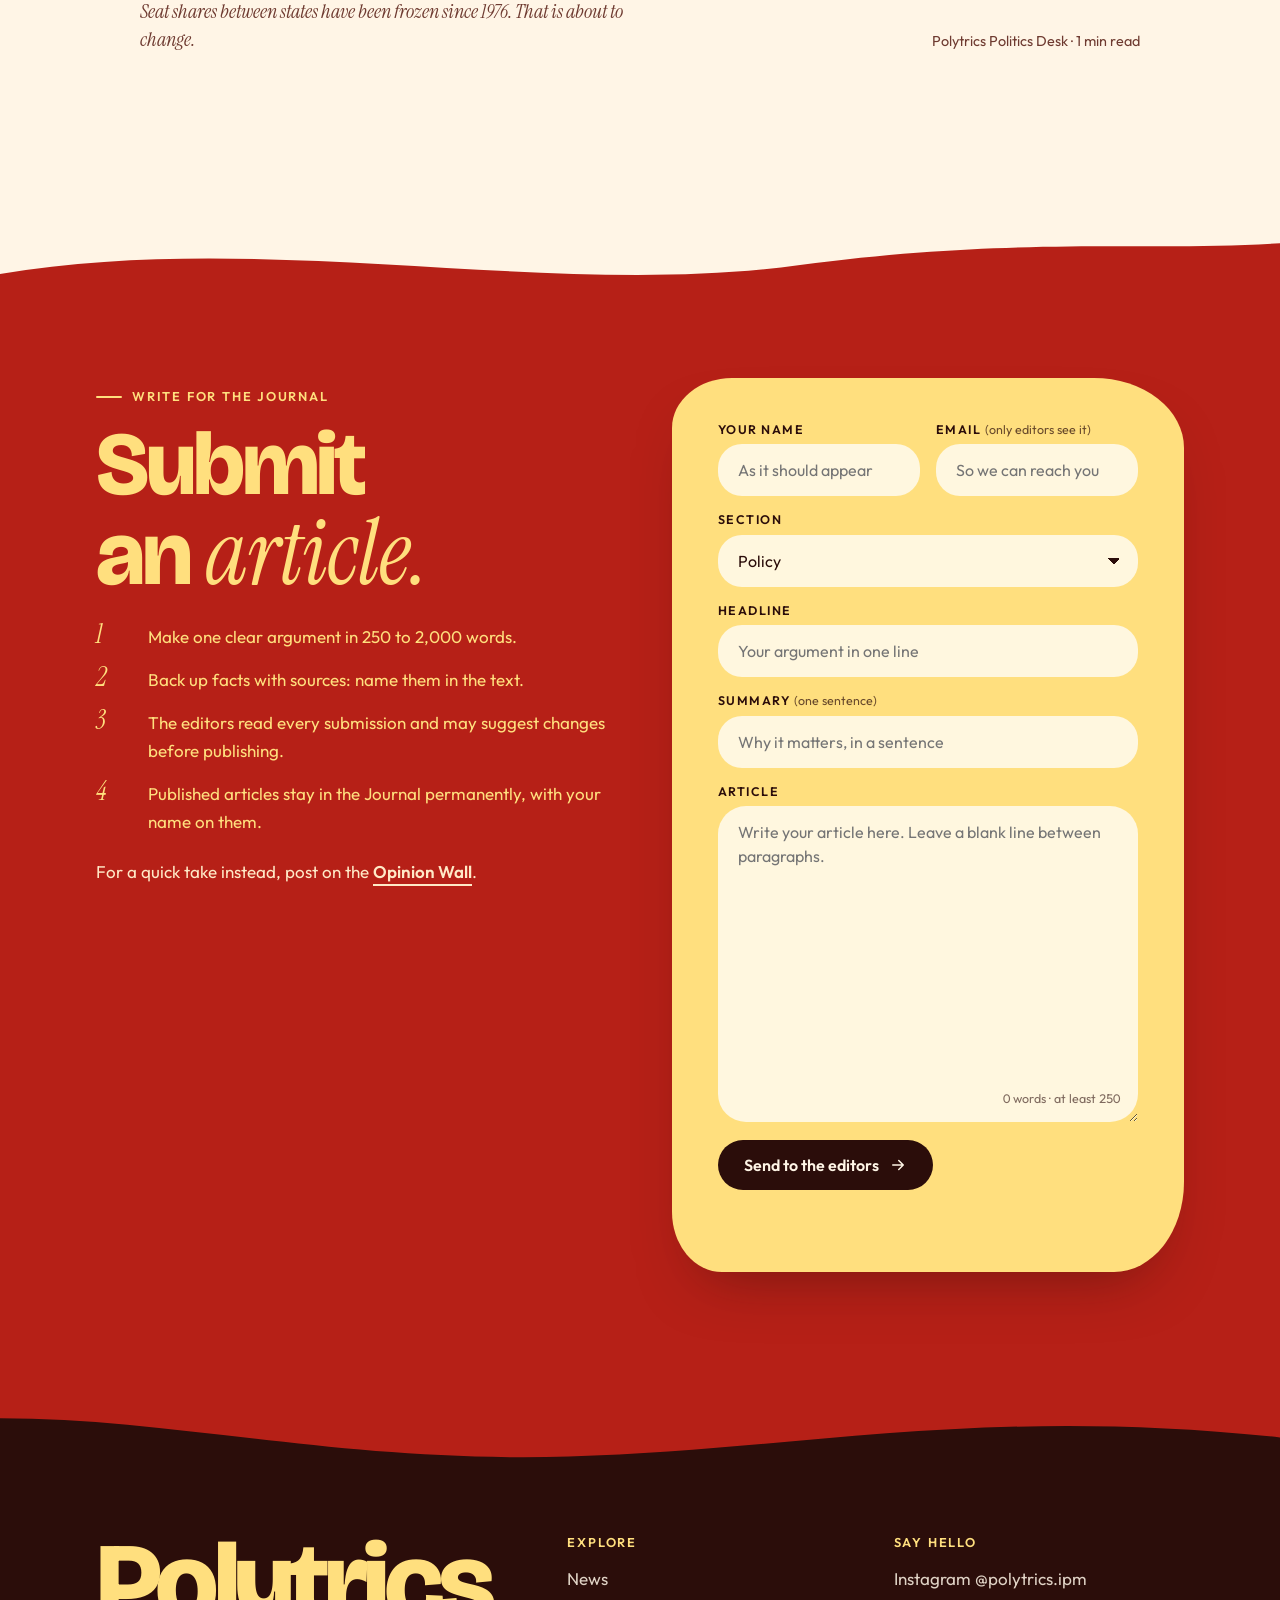
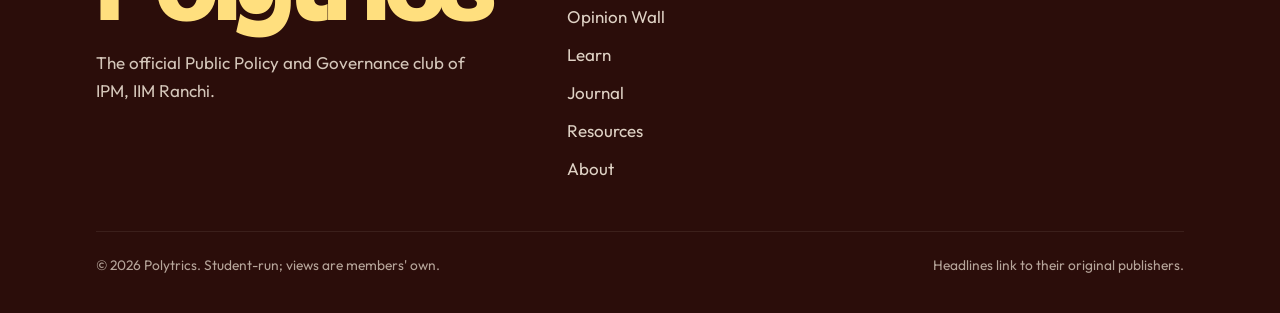
<file: journal.html>
<!doctype html>
<html lang="en">
<head>
<meta charset="utf-8">
<meta name="viewport" content="width=device-width, initial-scale=1, viewport-fit=cover">
<title>The Journal · Polytrics</title>
<meta name="description" content="Essays, policy briefs and case notes by Polytrics members. Submit your own article for the editors to review.">
<meta name="theme-color" content="#B62017">
<meta property="og:title" content="The Journal · Polytrics">
<meta property="og:description" content="Essays, policy briefs and case notes by Polytrics members. Submit your own article for the editors to review.">
<link rel="icon" href="data:image/svg+xml,%3Csvg xmlns='http://www.w3.org/2000/svg' viewBox='0 0 64 64'%3E%3Crect width='64' height='64' rx='32' fill='%23B62017'/%3E%3Cpath d='M31 10A22 22 0 0 0 31 54Z' fill='%23FFDF7E'/%3E%3Cpath d='M33 54A22 22 0 0 0 33 10Z' fill='%23FFDF7E'/%3E%3Crect x='21' y='34' width='10' height='22' fill='%23B62017'/%3E%3Crect x='33' y='8' width='10' height='22' fill='%23B62017'/%3E%3C/svg%3E">
<link rel="preconnect" href="https://fonts.googleapis.com">
<link rel="preconnect" href="https://fonts.gstatic.com" crossorigin>
<link rel="stylesheet" href="https://fonts.googleapis.com/css2?family=Bricolage+Grotesque:opsz,wght@12..96,400..800&family=Instrument+Serif:ital@0;1&family=Outfit:wght@300..700&display=swap">
<link rel="stylesheet" href="assets/css/style.css">
</head>
<body data-page="journal">
<section class="hero hero--page">
  <div class="wrap grid">
    <div>
      <span class="kicker">Member writing</span>
      <h1 style="margin-top:18px"><span class="line"><span style="--i:0">The <em>Journal</em></span></span></h1>
      <p class="lede">Longer essays, policy briefs and case notes, edited by the club and kept short enough to finish. Anyone can submit; the editors review every piece.</p>
    </div>
    <div class="blob blob--sm" data-logo></div>
  </div>
</section>
<div aria-hidden="true" style="background:var(--red);position:relative;z-index:2"><svg class="wave wave--cream" viewBox="0 0 1440 120" preserveAspectRatio="none"><path d="M0,48 C240,110 480,0 720,46 C960,92 1200,8 1440,52 L1440,121 L0,121 Z"/></svg></div>
<main>
<section class="section s-cream" style="padding-top:clamp(30px,4vw,60px)">
  <div class="wrap">
    <div class="head" data-reveal>
      <div><span class="kicker" style="color:var(--red)">Latest</span><h2 class="big">Read the <em>Journal.</em></h2></div>
      <a class="btn btn--red" href="#write">Write for us <svg viewBox="0 0 24 24" fill="none" stroke="currentColor" stroke-width="2" stroke-linecap="round" stroke-linejoin="round" aria-hidden="true"><path d="M5 12h14M13 6l6 6-6 6"/></svg></a>
    </div>
    <div class="posts" id="posts"></div>
  </div>
</section>
<div aria-hidden="true" style="background:transparent;position:relative;z-index:2"><svg class="wave wave--red" viewBox="0 0 1440 120" preserveAspectRatio="none"><path d="M0,78 C300,8 620,118 900,64 C1150,18 1300,44 1440,30 L1440,121 L0,121 Z"/></svg></div>
<section class="section s-red" id="write" style="padding-top:clamp(40px,6vw,80px)">
  <div class="wrap cols-2" style="align-items:start">
    <div data-reveal="left">
      <span class="kicker">Write for the Journal</span>
      <h2 class="big" style="margin-top:14px">Submit an <em>article.</em></h2>
      <ol class="rules">
        <li><span>Make one clear argument in 250 to 2,000 words.</span></li>
        <li><span>Back up facts with sources: name them in the text.</span></li>
        <li><span>The editors read every submission and may suggest changes before publishing.</span></li>
        <li><span>Published articles stay in the Journal permanently, with your name on them.</span></li>
      </ol>
      <p style="margin-top:22px">For a quick take instead, post on the <a class="textlink" href="opinion.html">Opinion Wall</a>.</p>
    </div>
    <form class="composer" id="article-form" data-reveal="right" novalidate>
      <div class="form-pair">
        <div class="field"><label for="a-name">Your name</label><input id="a-name" name="name" maxlength="40" autocomplete="name" placeholder="As it should appear"></div>
        <div class="field"><label for="a-email">Email <span class="opt">(only editors see it)</span></label><input id="a-email" name="email" type="email" maxlength="120" autocomplete="email" placeholder="So we can reach you"></div>
      </div>
      <div class="field"><label for="a-cat">Section</label><select id="a-cat" name="category"><option>Policy</option><option>Politics</option><option>Law</option><option>Economy</option><option>World</option><option>Explainer</option></select></div>
      <div class="field"><label for="a-title">Headline</label><input id="a-title" name="title" maxlength="140" placeholder="Your argument in one line"></div>
      <div class="field"><label for="a-dek">Summary <span class="opt">(one sentence)</span></label><input id="a-dek" name="dek" maxlength="240" placeholder="Why it matters, in a sentence"></div>
      <div class="field"><label for="a-body">Article</label><textarea id="a-body" name="body" maxlength="15000" rows="12" placeholder="Write your article here. Leave a blank line between paragraphs."></textarea><span class="count" id="a-count">0 words · at least 250</span></div>
      <input name="website" class="hp" tabindex="-1" autocomplete="off" aria-hidden="true">
      <button class="btn" type="submit">Send to the editors <svg viewBox="0 0 24 24" fill="none" stroke="currentColor" stroke-width="2" stroke-linecap="round" stroke-linejoin="round" aria-hidden="true"><path d="M5 12h14M13 6l6 6-6 6"/></svg></button>
      <p class="form-msg" id="article-msg" aria-live="polite"></p>
    </form>
  </div>
</section>
<div aria-hidden="true" style="background:var(--red);position:relative;z-index:2"><svg class="wave wave--ink" viewBox="0 0 1440 120" preserveAspectRatio="none"><path d="M0,30 C200,30 380,100 640,90 C900,80 1100,10 1440,60 L1440,121 L0,121 Z"/></svg></div>
</main>
<div class="reader" id="reader" hidden role="dialog" aria-modal="true" aria-label="Article">
  <button class="close" type="button" aria-label="Close article"><svg viewBox="0 0 24 24" fill="none" stroke="currentColor" stroke-width="2.4" stroke-linecap="round" aria-hidden="true"><path d="M6 6l12 12M18 6 6 18"/></svg></button>
  <article></article>
</div>
<script src="assets/js/config.js"></script>
<script src="assets/js/content.js"></script>
<script src="assets/js/site.js"></script>
<script src="assets/js/feeds.js"></script>
<script src="assets/js/newsquiz.js"></script>
<script src="assets/js/pages.js"></script>
</body>
</html>
</file>
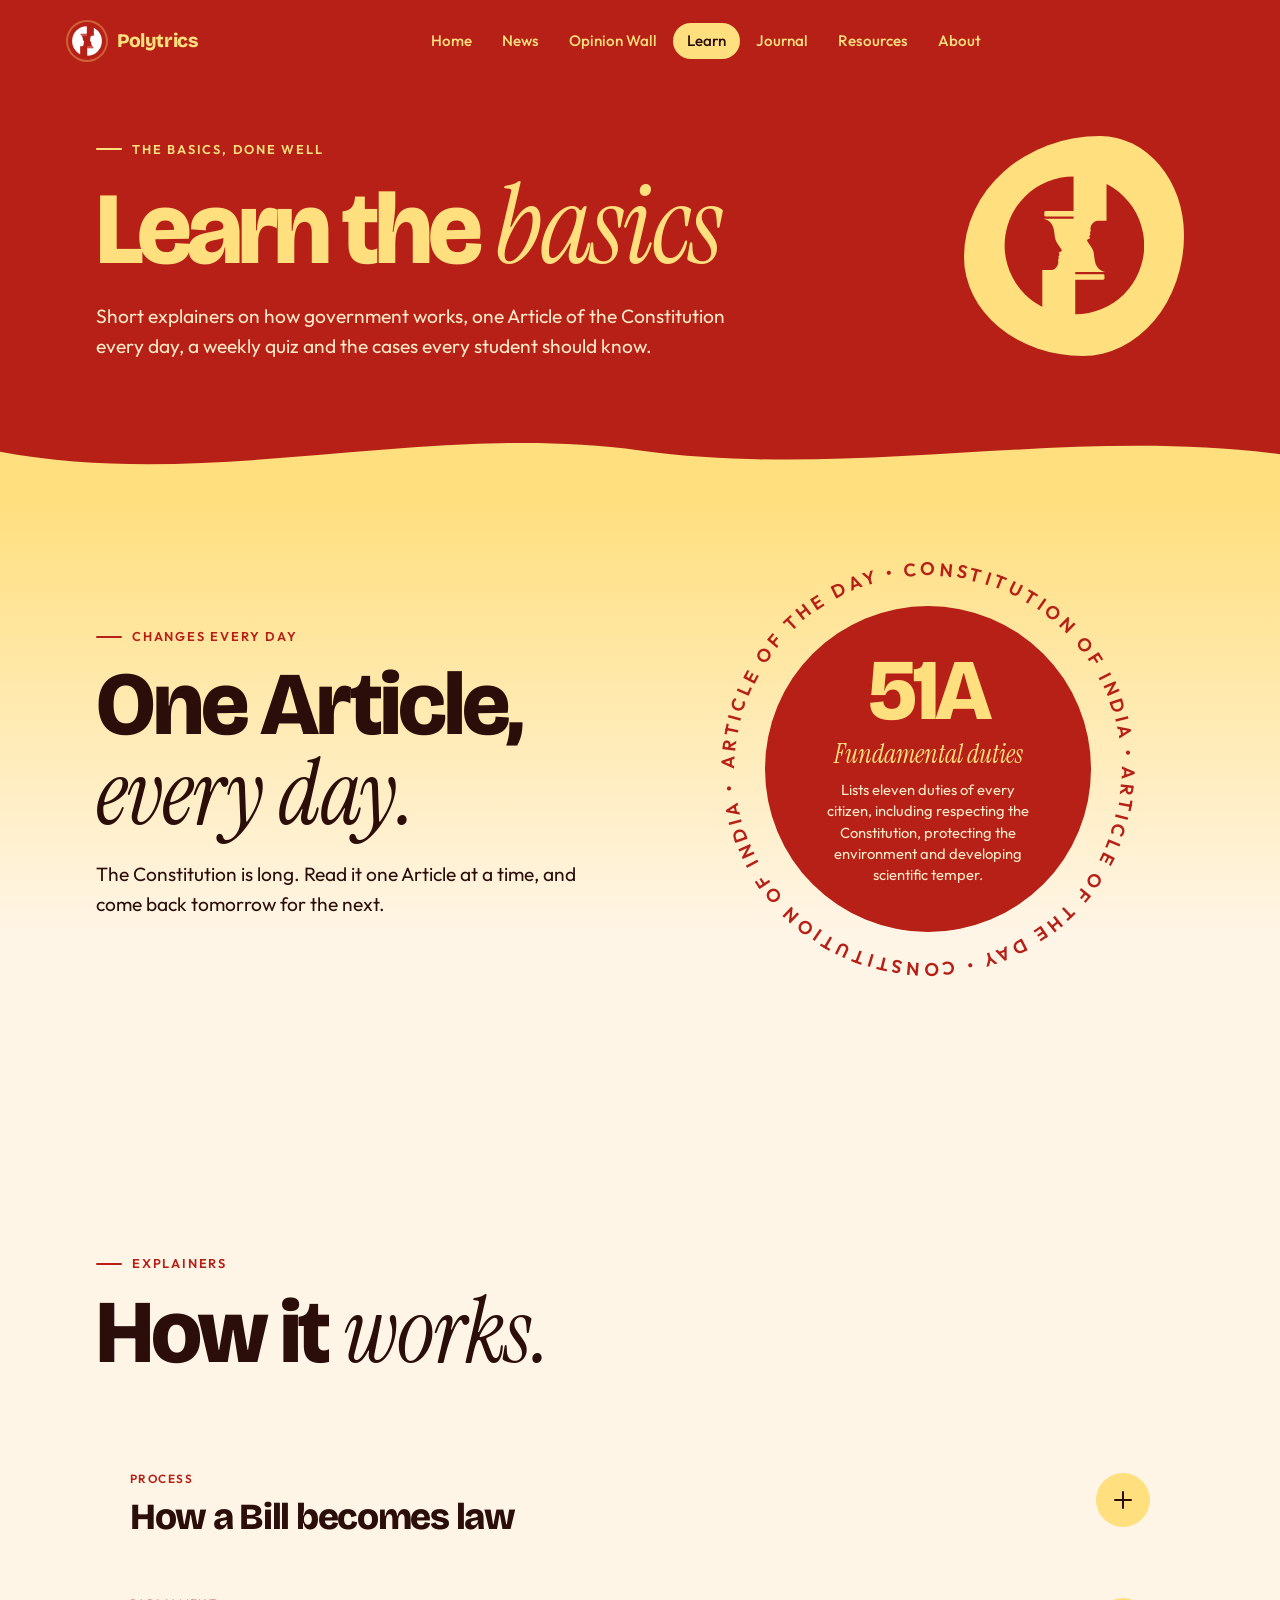
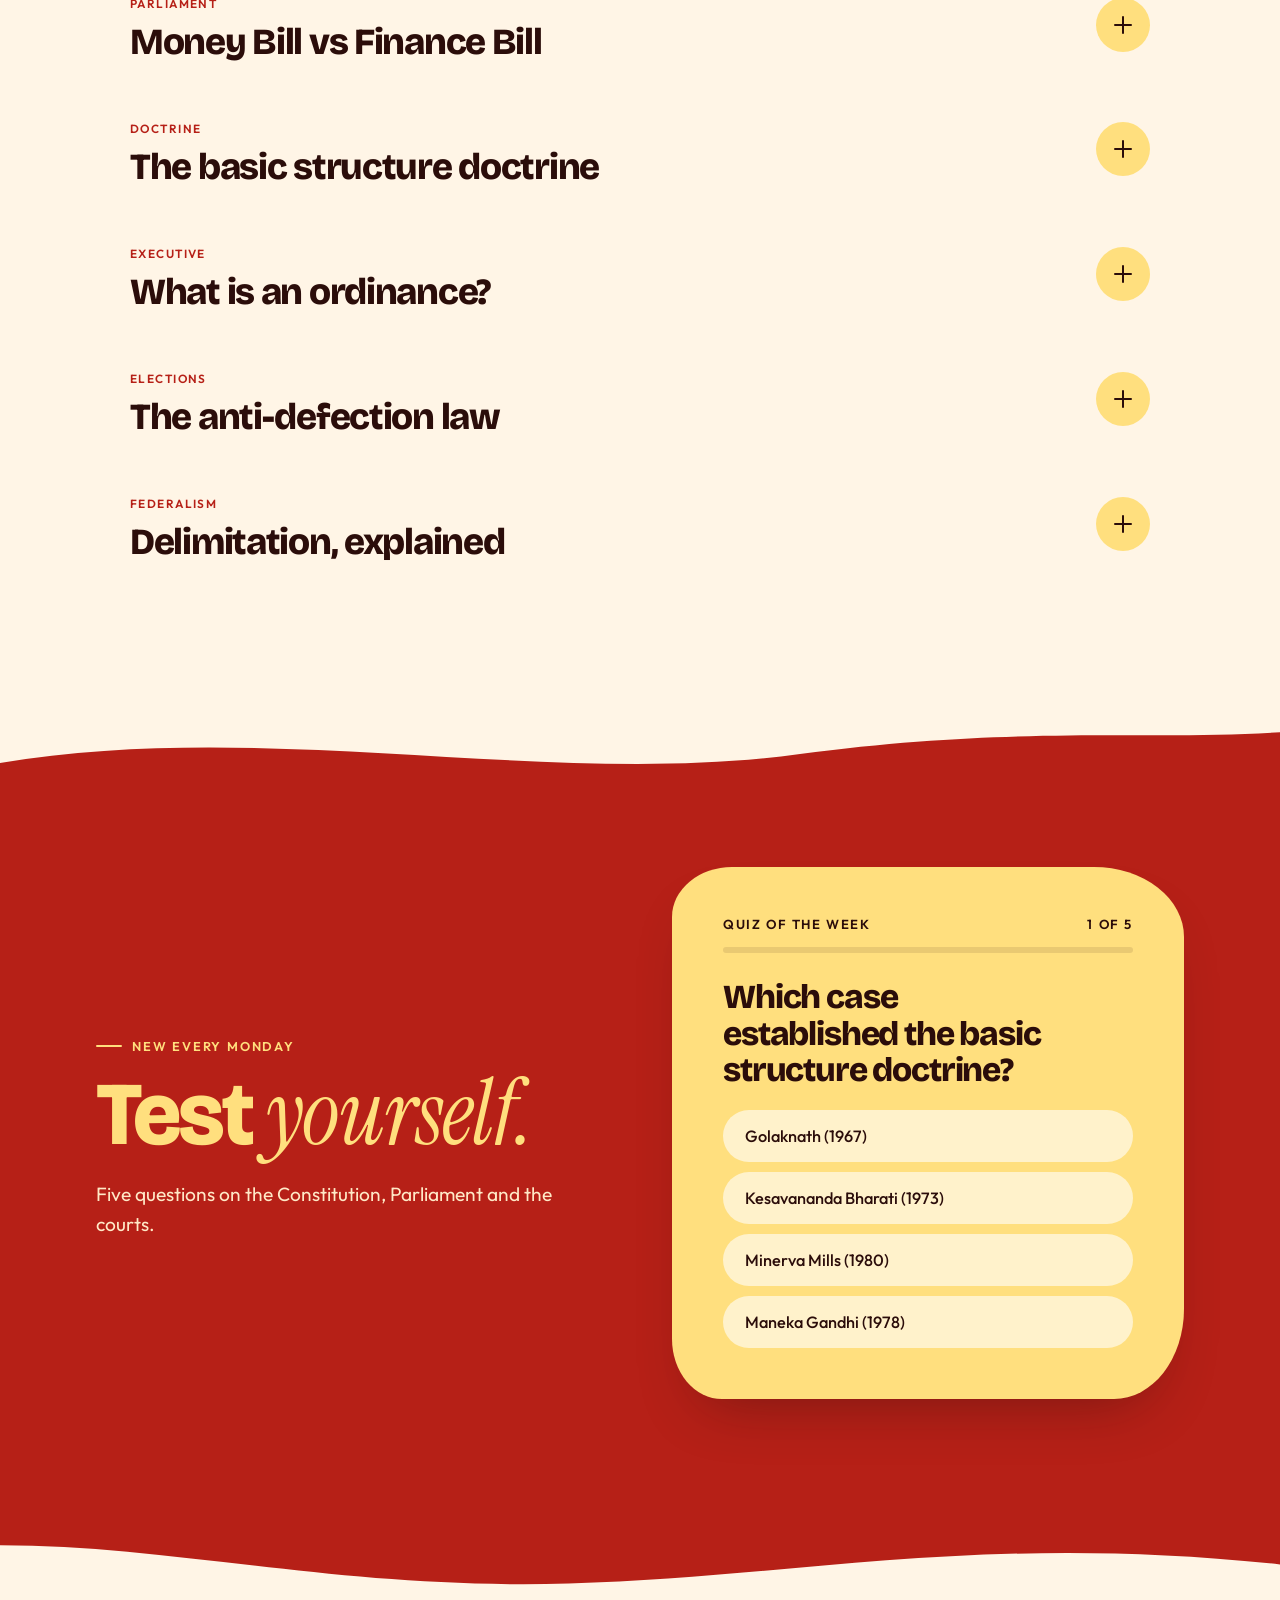
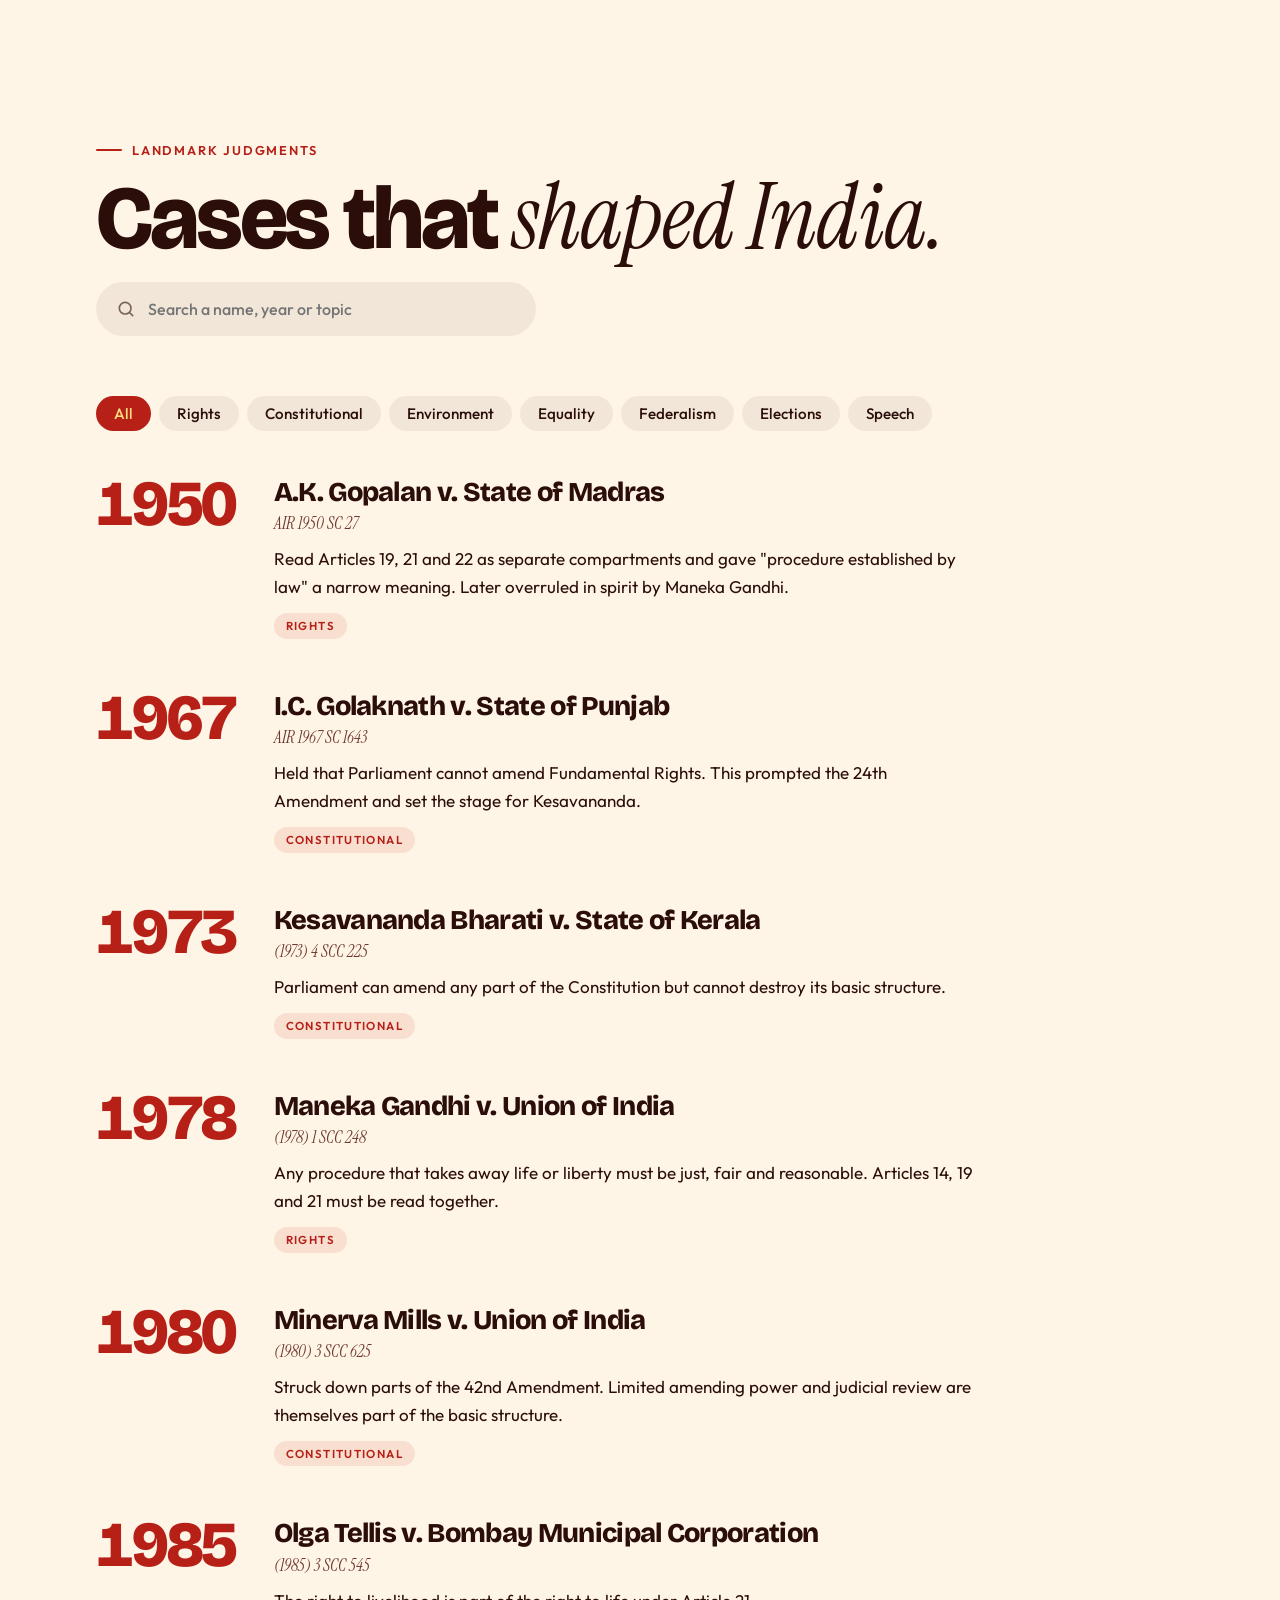
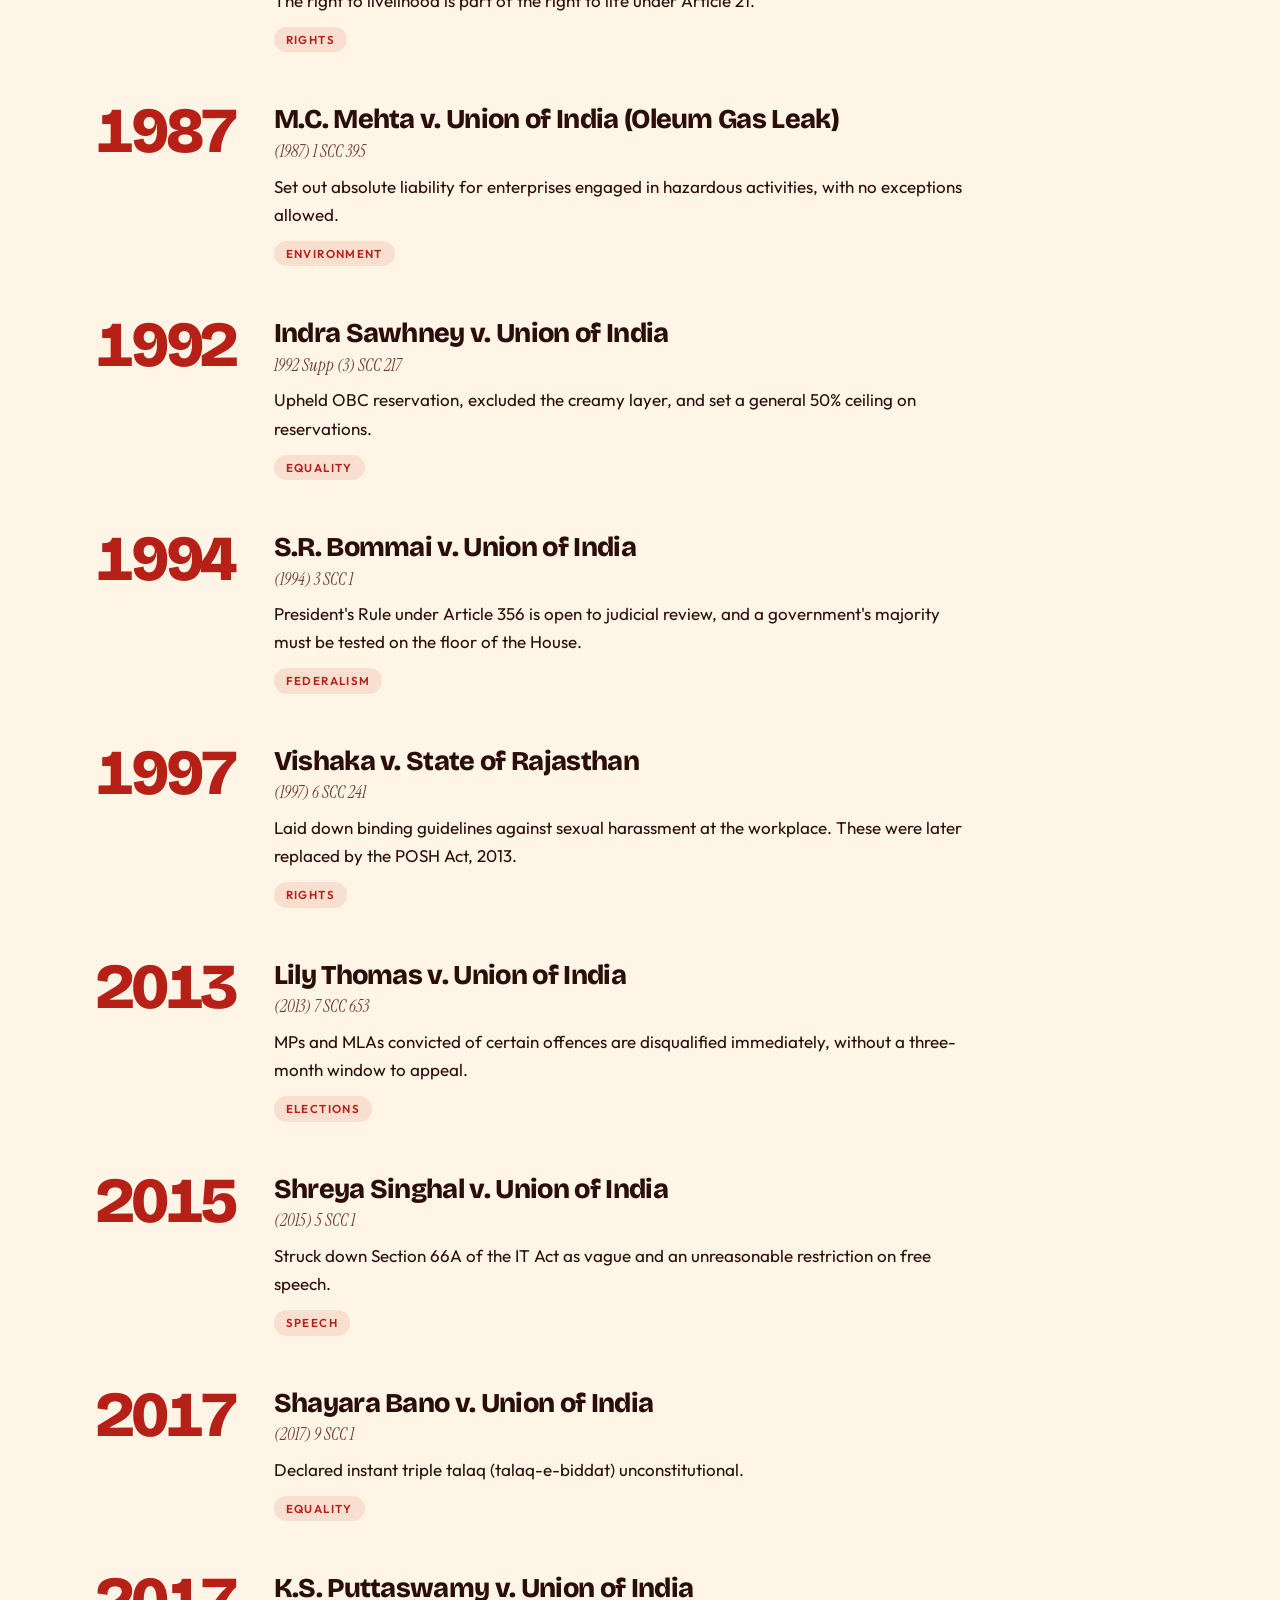
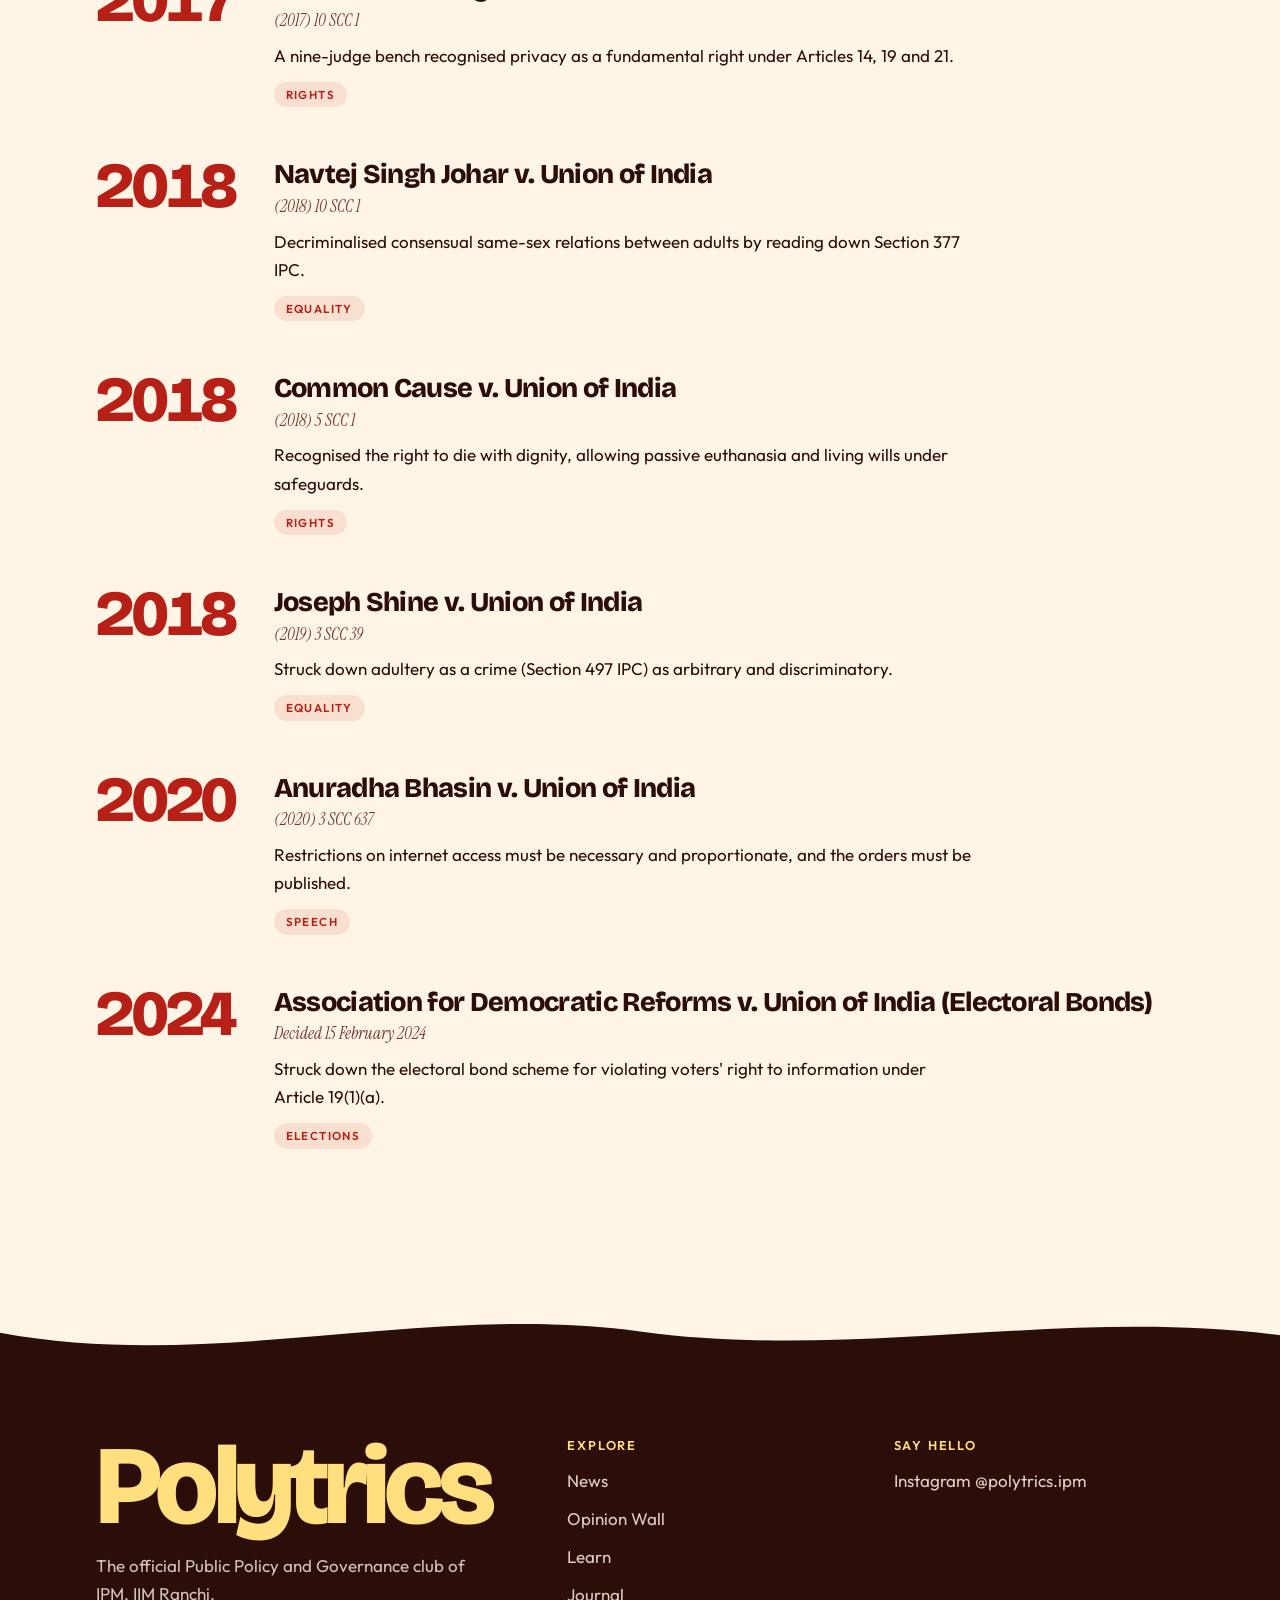
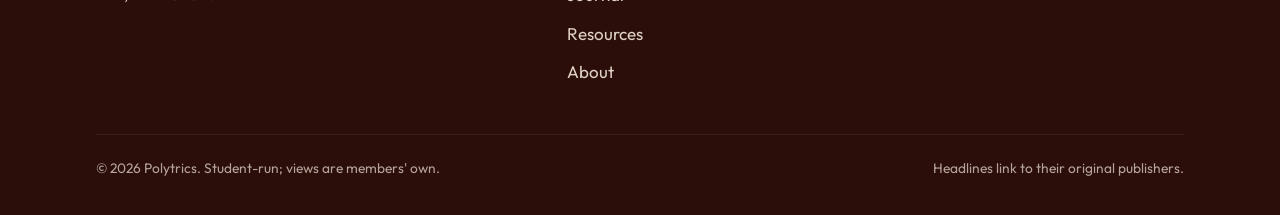
<file: law.html>
<!doctype html>
<html lang="en"><head><meta charset="utf-8"><title>Polytrics</title>
<meta http-equiv="refresh" content="0; url=learn.html"><link rel="canonical" href="learn.html">
<script>location.replace("learn.html")</script></head>
<body style="background:#B62017;color:#FFDF7E;font-family:system-ui;display:grid;place-items:center;min-height:100vh;margin:0">
<a href="learn.html" style="color:inherit">This page has moved. Continue</a></body></html>
</file>
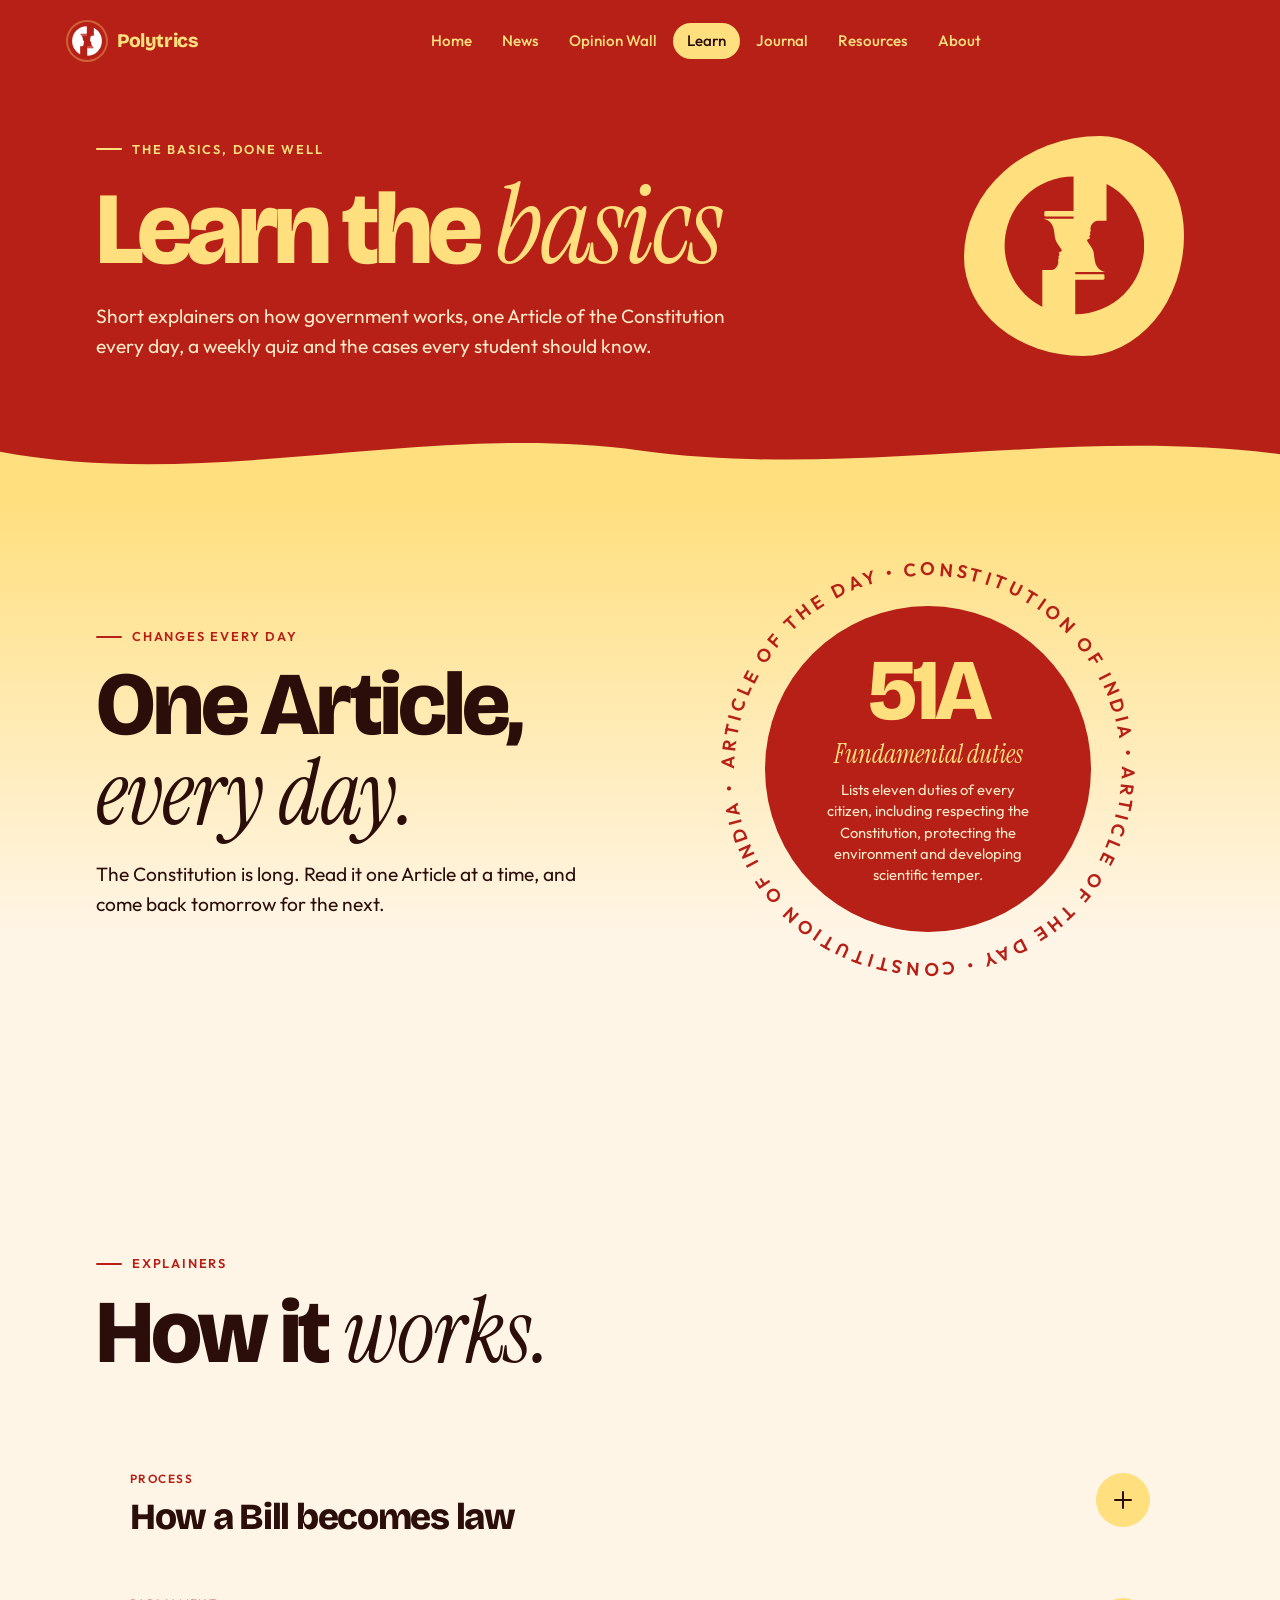
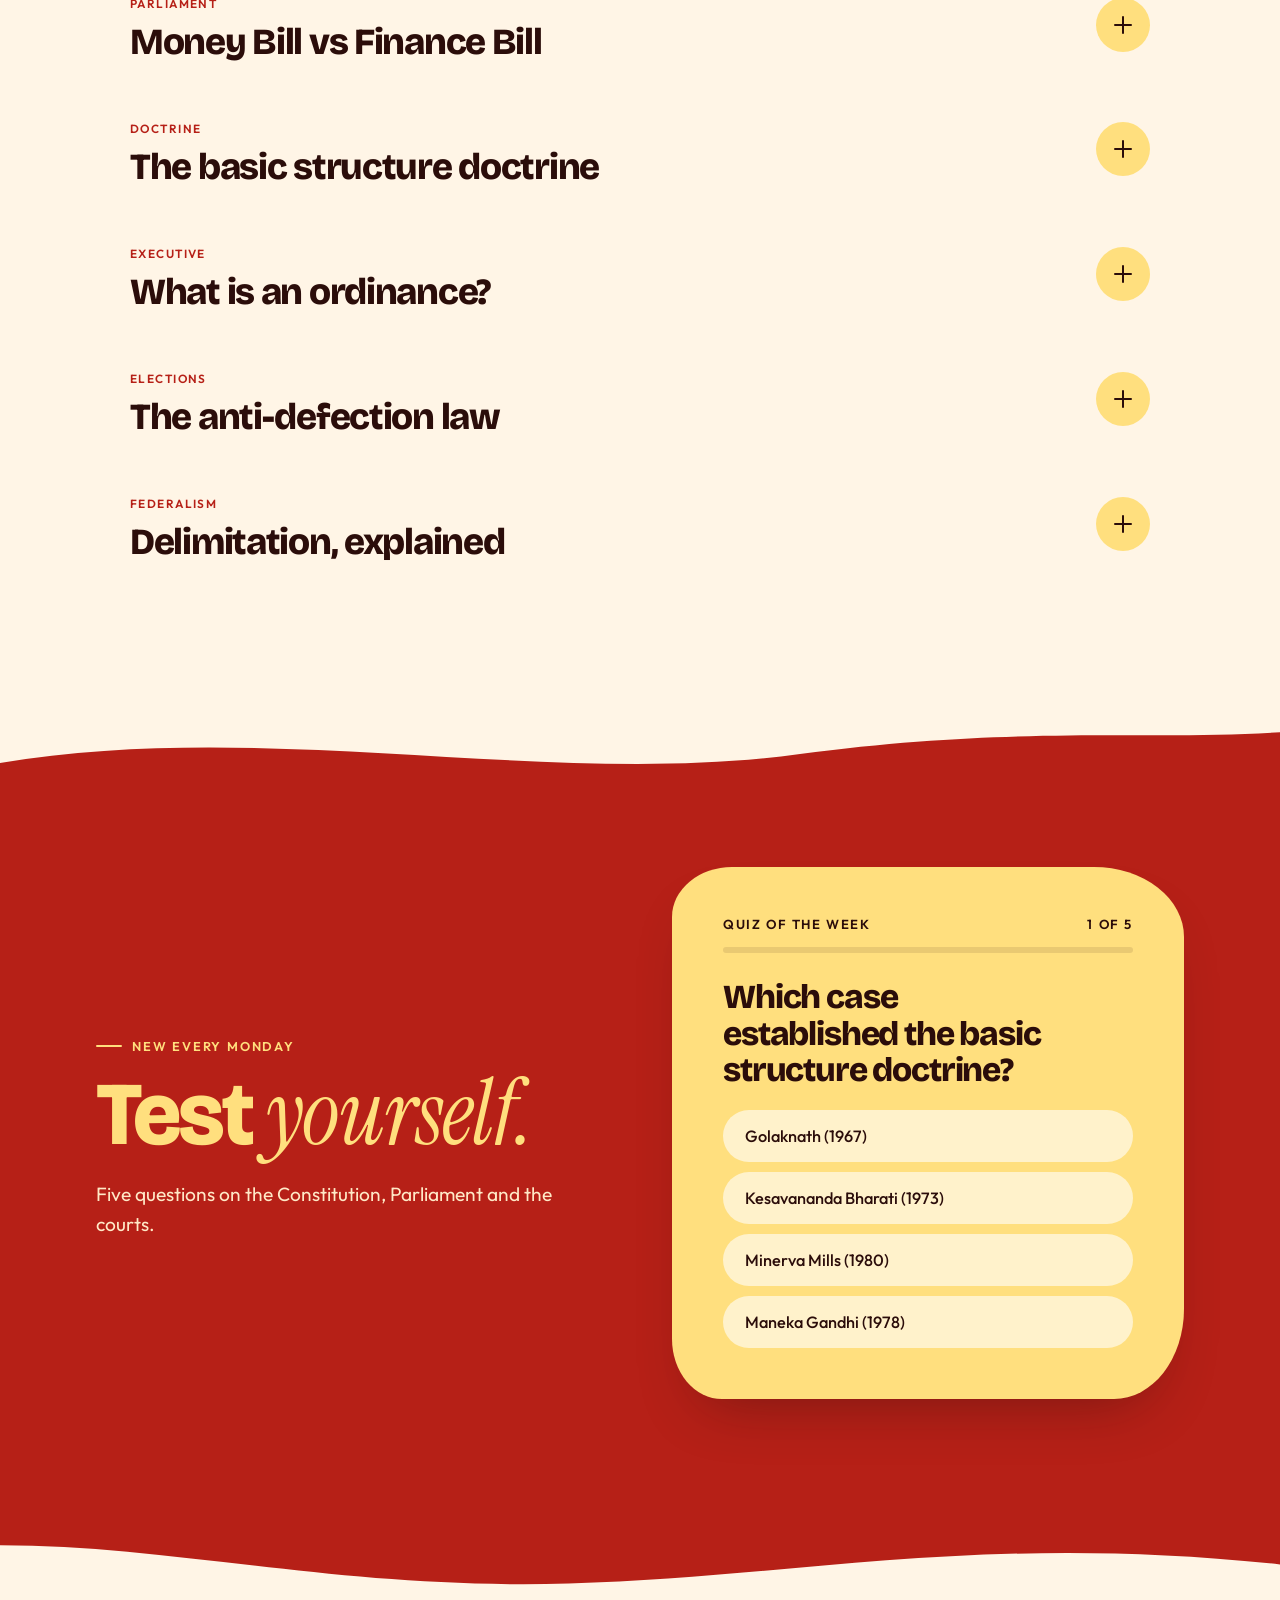
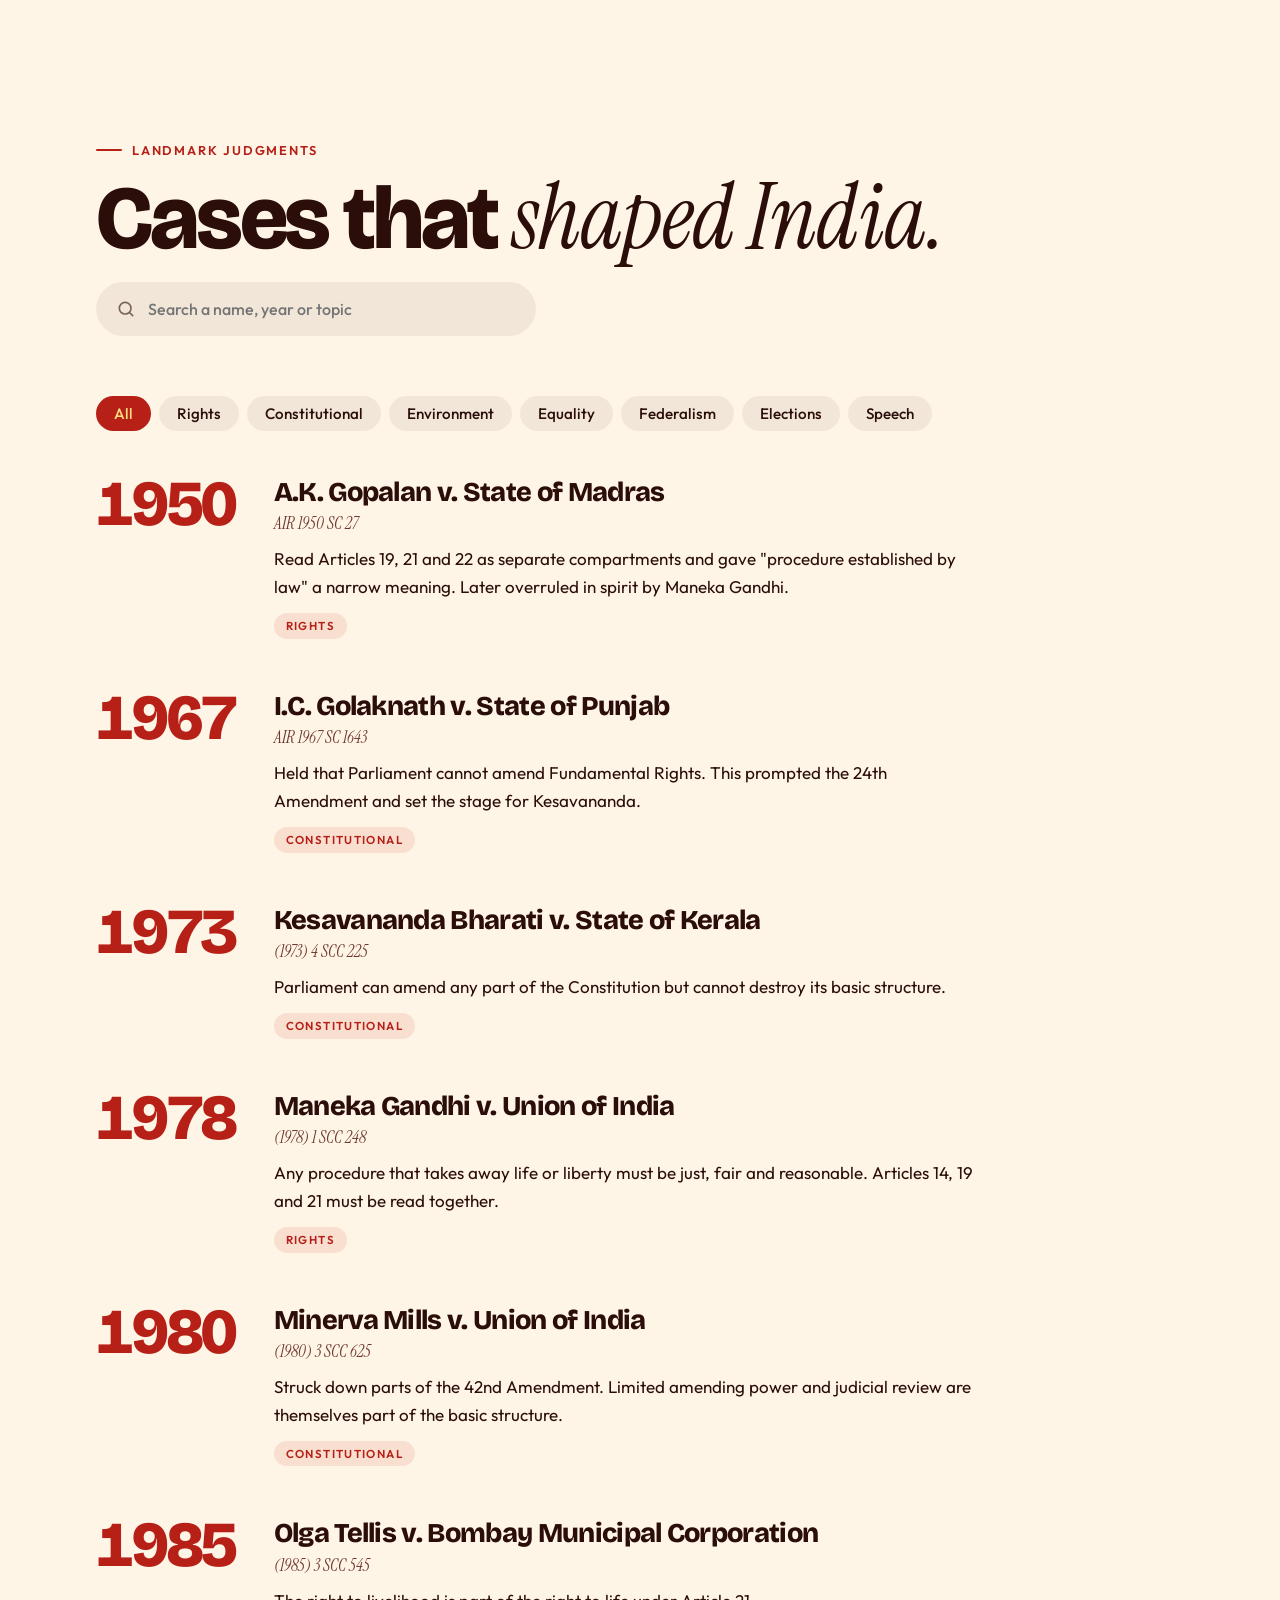
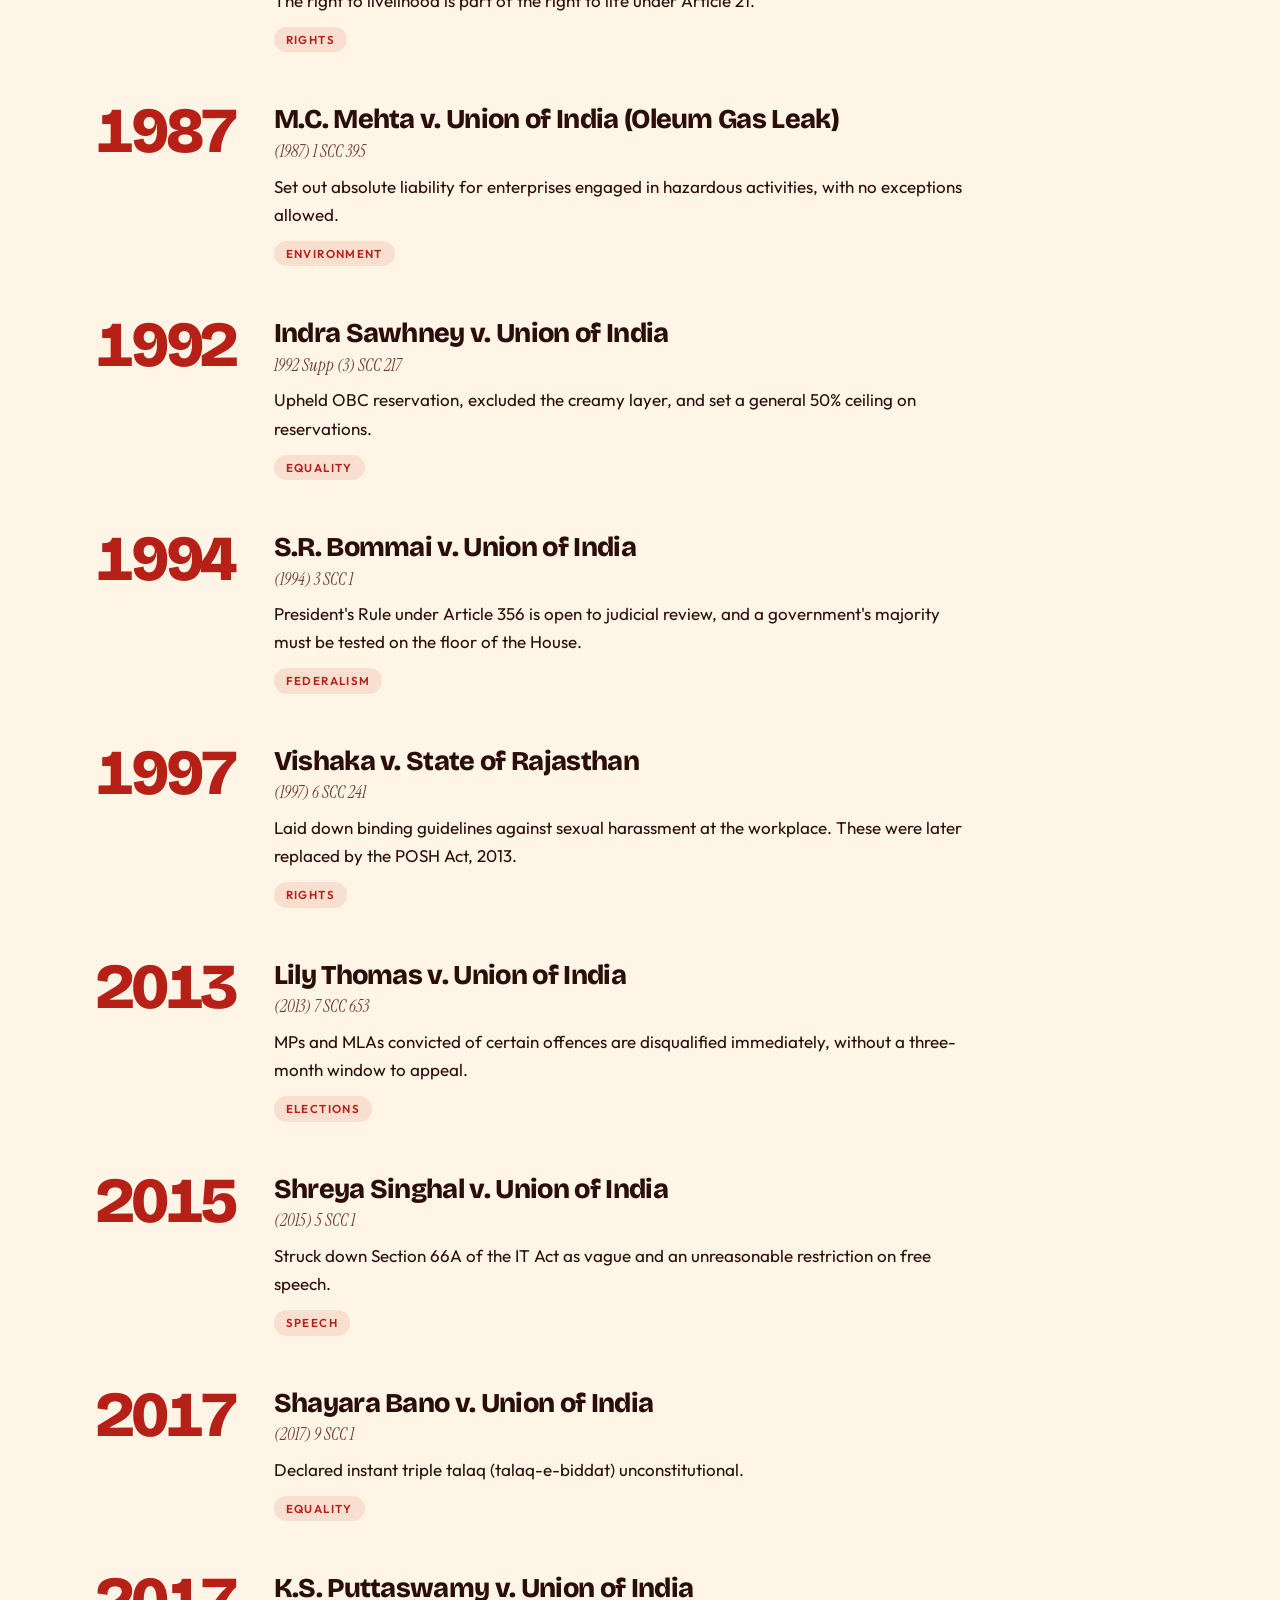
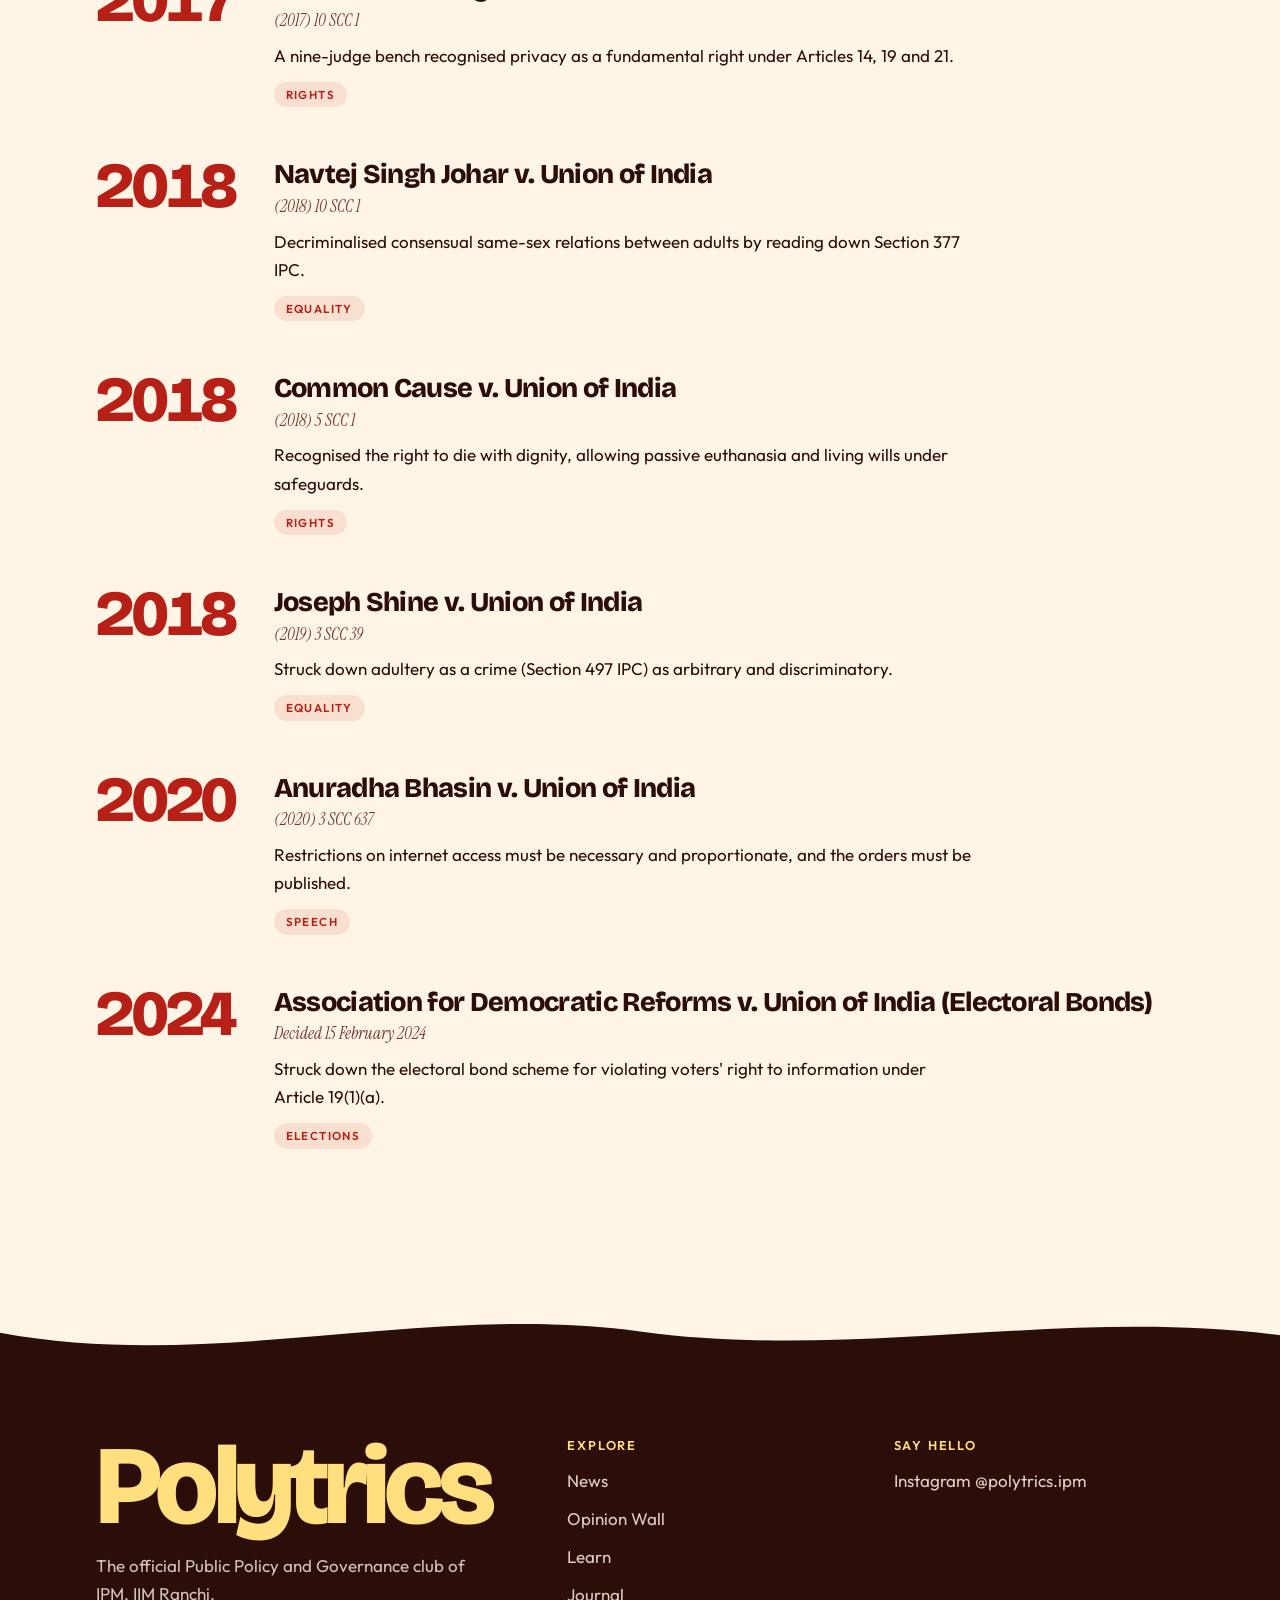
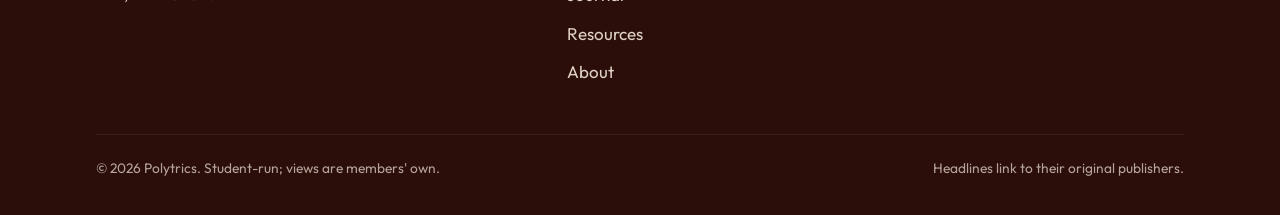
<file: learn.html>
<!doctype html>
<html lang="en">
<head>
<meta charset="utf-8">
<meta name="viewport" content="width=device-width, initial-scale=1, viewport-fit=cover">
<title>Learn · Polytrics</title>
<meta name="description" content="Explainers, the Article of the day, a weekly quiz and the landmark cases that shaped India.">
<meta name="theme-color" content="#B62017">
<meta property="og:title" content="Learn · Polytrics">
<meta property="og:description" content="Explainers, the Article of the day, a weekly quiz and the landmark cases that shaped India.">
<link rel="icon" href="data:image/svg+xml,%3Csvg xmlns='http://www.w3.org/2000/svg' viewBox='0 0 64 64'%3E%3Crect width='64' height='64' rx='32' fill='%23B62017'/%3E%3Cpath d='M31 10A22 22 0 0 0 31 54Z' fill='%23FFDF7E'/%3E%3Cpath d='M33 54A22 22 0 0 0 33 10Z' fill='%23FFDF7E'/%3E%3Crect x='21' y='34' width='10' height='22' fill='%23B62017'/%3E%3Crect x='33' y='8' width='10' height='22' fill='%23B62017'/%3E%3C/svg%3E">
<link rel="preconnect" href="https://fonts.googleapis.com">
<link rel="preconnect" href="https://fonts.gstatic.com" crossorigin>
<link rel="stylesheet" href="https://fonts.googleapis.com/css2?family=Bricolage+Grotesque:opsz,wght@12..96,400..800&family=Instrument+Serif:ital@0;1&family=Outfit:wght@300..700&display=swap">
<link rel="stylesheet" href="assets/css/style.css">
</head>
<body data-page="learn">
<section class="hero hero--page">
  <div class="wrap grid">
    <div>
      <span class="kicker">The basics, done well</span>
      <h1 style="margin-top:18px"><span class="line"><span style="--i:0">Learn the <em>basics</em></span></span></h1>
      <p class="lede">Short explainers on how government works, one Article of the Constitution every day, a weekly quiz and the cases every student should know.</p>
    </div>
    <div class="blob blob--sm" data-logo></div>
  </div>
</section>
<div aria-hidden="true" style="background:var(--red);position:relative;z-index:2"><svg class="wave wave--butter" viewBox="0 0 1440 120" preserveAspectRatio="none"><path d="M0,48 C240,110 480,0 720,46 C960,92 1200,8 1440,52 L1440,121 L0,121 Z"/></svg></div>
<main>
<section class="section s-fade-bc" style="padding-top:clamp(30px,4vw,60px)">
  <div class="wrap cols-2">
    <div data-reveal="left">
      <span class="kicker" style="color:var(--red)">Changes every day</span>
      <h2 class="big" style="margin-top:14px">One Article, <em>every day.</em></h2>
      <p class="lede" style="margin-top:20px">The Constitution is long. Read it one Article at a time, and come back tomorrow for the next.</p>
    </div>
    <div class="seal" id="seal" data-reveal="scale"></div>
  </div>
</section>
<section class="section s-cream" id="explainers-sec">
  <div class="wrap">
    <div class="head" data-reveal><div><span class="kicker" style="color:var(--red)">Explainers</span><h2 class="big">How it <em>works.</em></h2></div></div>
    <div id="explainers"></div>
  </div>
</section>
<div aria-hidden="true" style="background:transparent;position:relative;z-index:2"><svg class="wave wave--red" viewBox="0 0 1440 120" preserveAspectRatio="none"><path d="M0,78 C300,8 620,118 900,64 C1150,18 1300,44 1440,30 L1440,121 L0,121 Z"/></svg></div>
<section class="section s-red" style="padding-top:clamp(40px,6vw,80px)">
  <div class="wrap cols-2">
    <div data-reveal="left"><span class="kicker">New every Monday</span><h2 class="big" style="margin-top:14px">Test <em>yourself.</em></h2><p class="lede" style="margin-top:20px">Five questions on the Constitution, Parliament and the courts.</p></div>
    <div class="quiz" id="quiz" data-reveal="right"></div>
  </div>
</section>
<div aria-hidden="true" style="background:var(--red);position:relative;z-index:2"><svg class="wave wave--cream" viewBox="0 0 1440 120" preserveAspectRatio="none"><path d="M0,30 C200,30 380,100 640,90 C900,80 1100,10 1440,60 L1440,121 L0,121 Z"/></svg></div>
<section class="section s-cream" id="cases-sec">
  <div class="wrap">
    <div class="head" data-reveal>
      <div><span class="kicker" style="color:var(--red)">Landmark judgments</span><h2 class="big">Cases that <em>shaped India.</em></h2></div>
      <label class="search"><span class="sr-only">Search cases</span><svg viewBox="0 0 24 24" fill="none" stroke="currentColor" stroke-width="2" stroke-linecap="round" aria-hidden="true"><circle cx="11" cy="11" r="7"/><path d="m20 20-3.5-3.5"/></svg><input id="case-q" type="search" placeholder="Search a name, year or topic"></label>
    </div>
    <div class="pills" id="case-areas" style="margin-bottom:20px"></div>
    <div id="cases"></div>
  </div>
</section>
<div aria-hidden="true" style="background:transparent;position:relative;z-index:2"><svg class="wave wave--ink" viewBox="0 0 1440 120" preserveAspectRatio="none"><path d="M0,48 C240,110 480,0 720,46 C960,92 1200,8 1440,52 L1440,121 L0,121 Z"/></svg></div>
</main>
<script src="assets/js/config.js"></script>
<script src="assets/js/content.js"></script>
<script src="assets/js/site.js"></script>
<script src="assets/js/feeds.js"></script>
<script src="assets/js/newsquiz.js"></script>
<script src="assets/js/pages.js"></script>
</body>
</html>
</file>
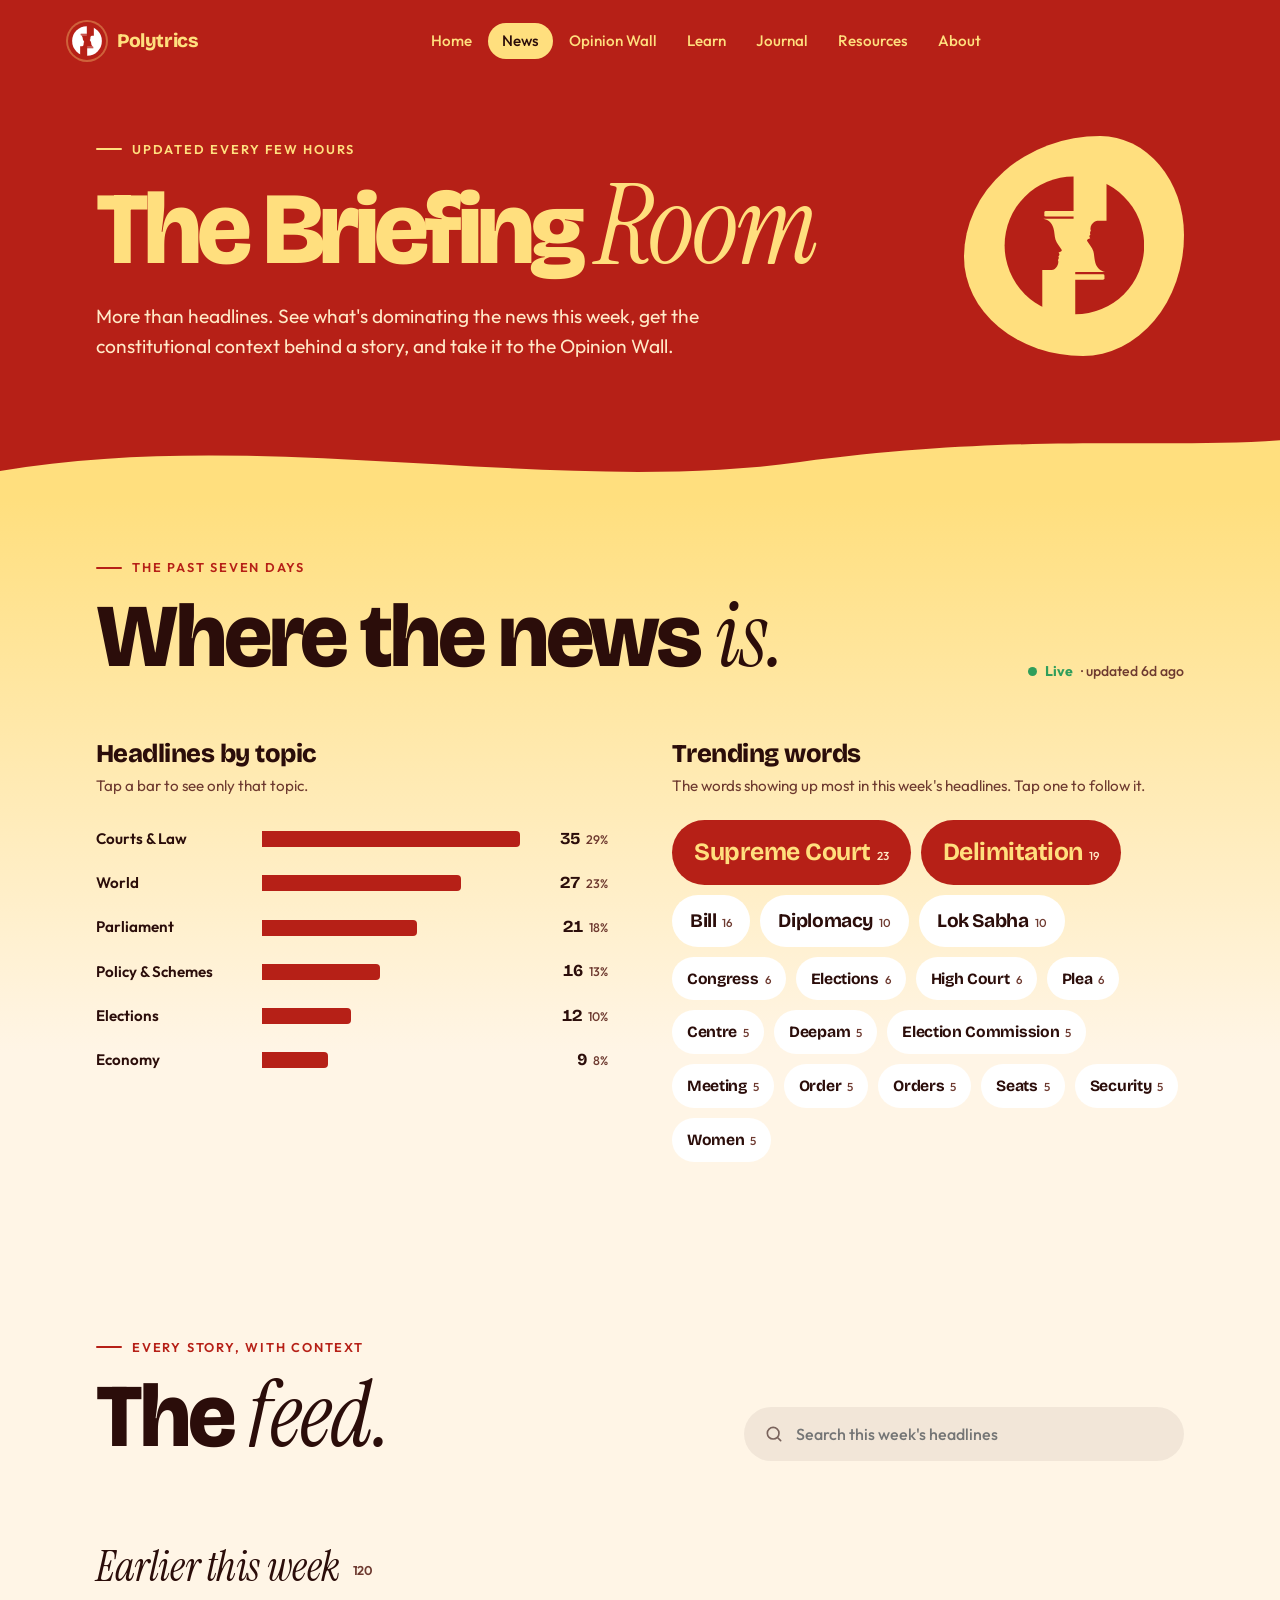
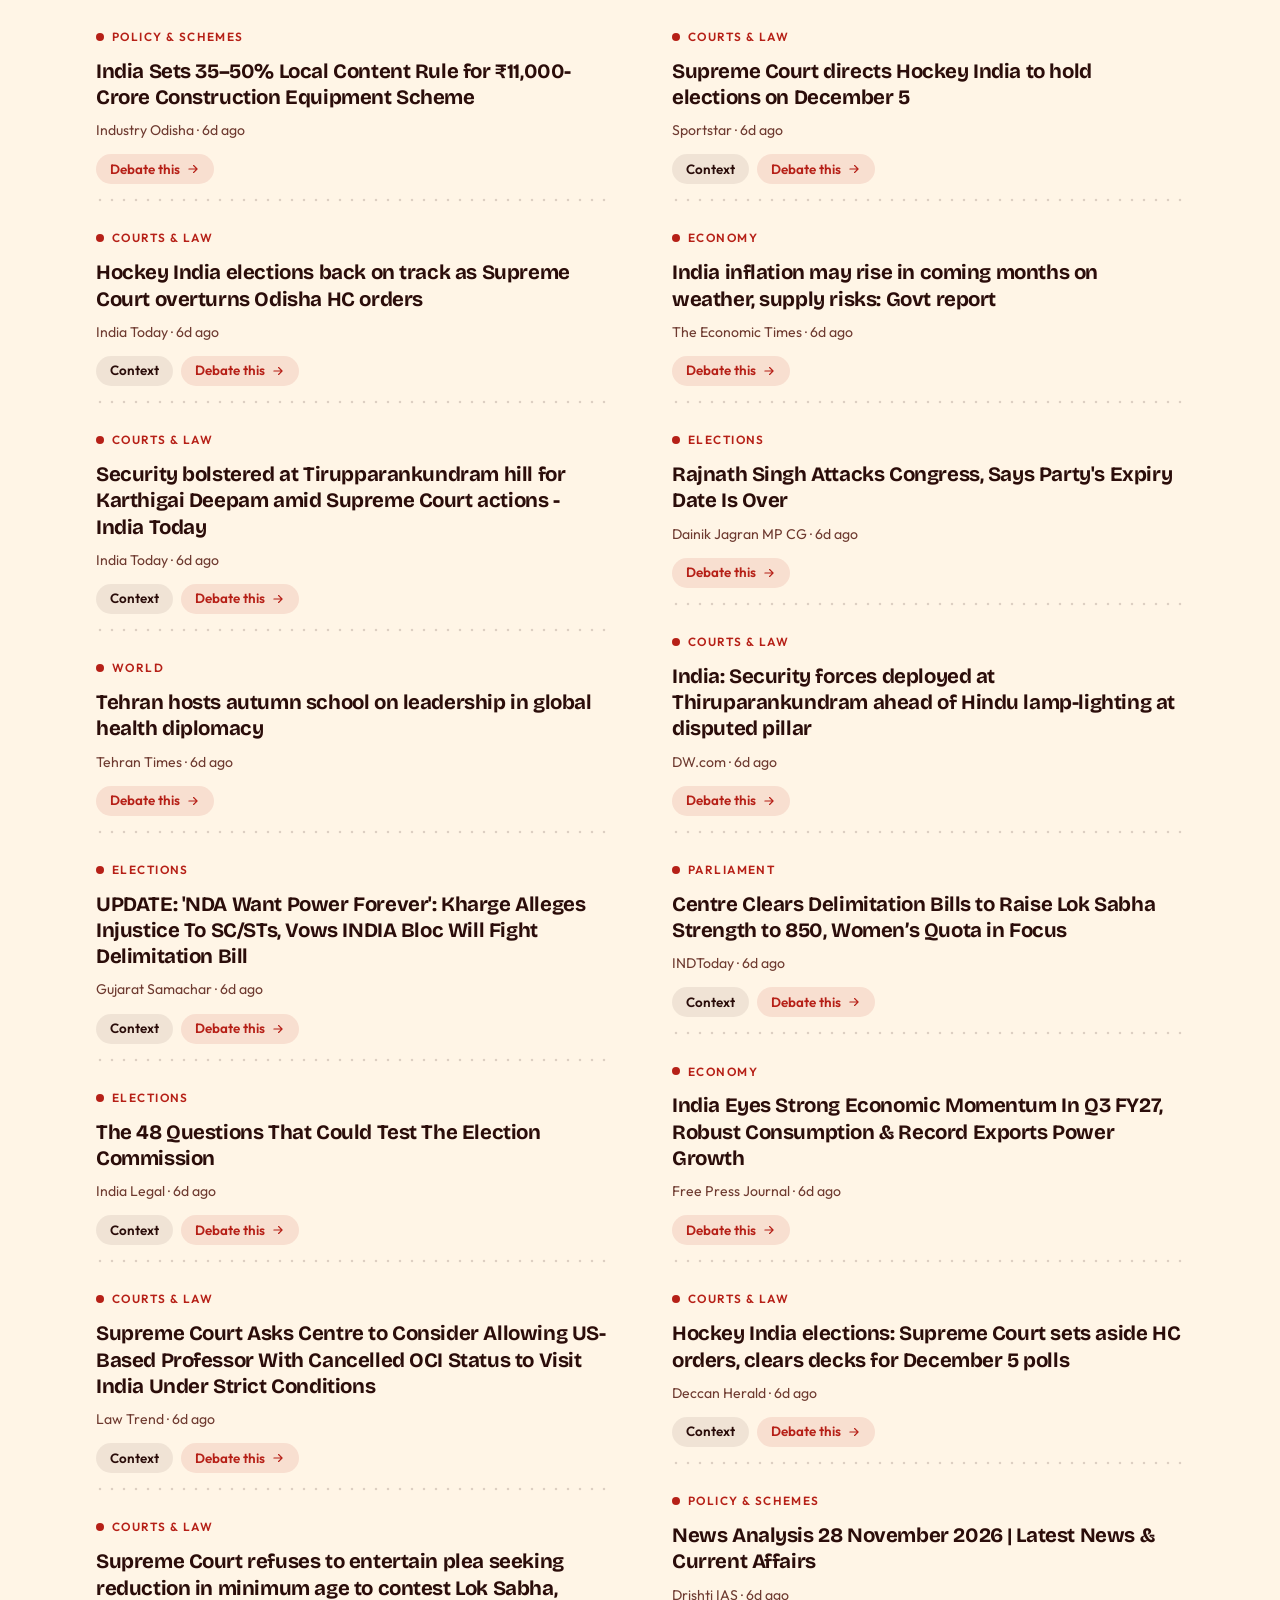
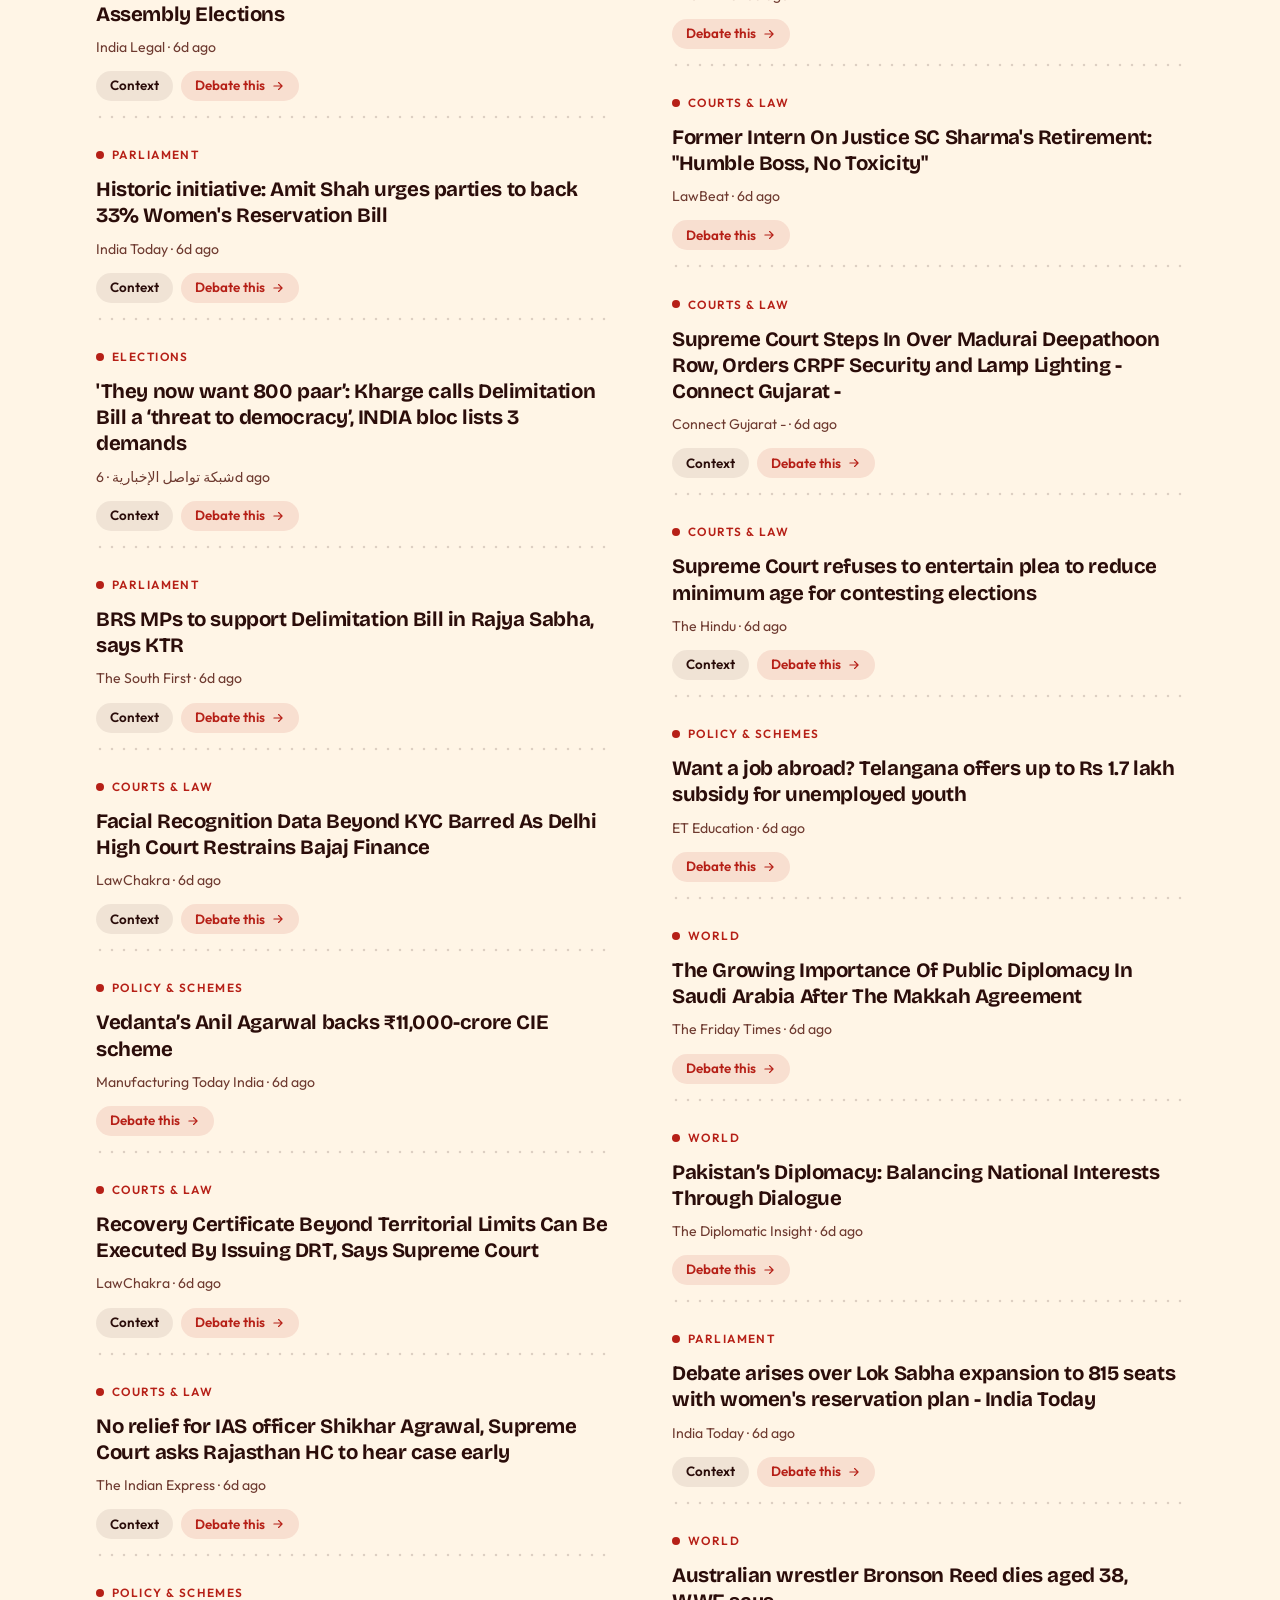
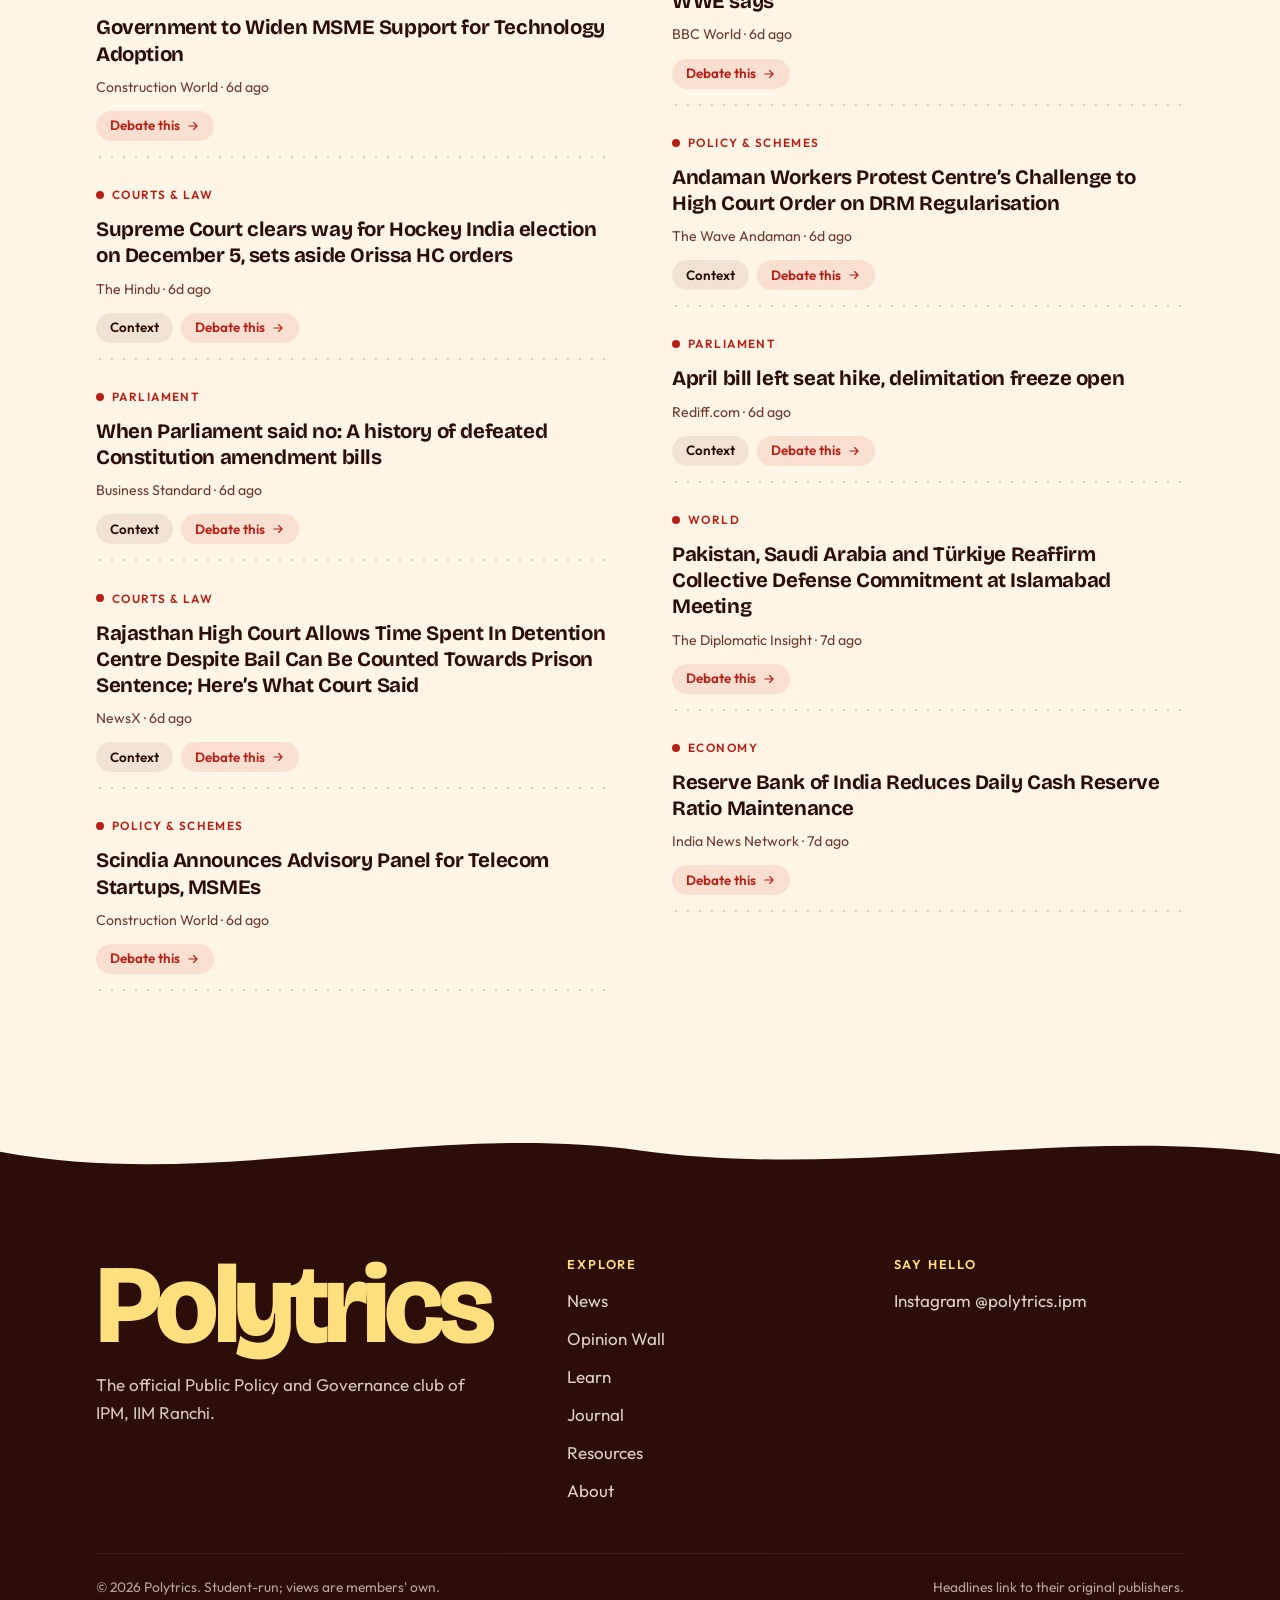
<file: news.html>
<!doctype html>
<html lang="en">
<head>
<meta charset="utf-8">
<meta name="viewport" content="width=device-width, initial-scale=1, viewport-fit=cover">
<title>Briefing Room · Polytrics</title>
<meta name="description" content="See what's dominating the news this week, get the context behind each story, and take it to the Opinion Wall.">
<meta name="theme-color" content="#B62017">
<meta property="og:title" content="Briefing Room · Polytrics">
<meta property="og:description" content="See what's dominating the news this week, get the context behind each story, and take it to the Opinion Wall.">
<link rel="icon" href="data:image/svg+xml,%3Csvg xmlns='http://www.w3.org/2000/svg' viewBox='0 0 64 64'%3E%3Crect width='64' height='64' rx='32' fill='%23B62017'/%3E%3Cpath d='M31 10A22 22 0 0 0 31 54Z' fill='%23FFDF7E'/%3E%3Cpath d='M33 54A22 22 0 0 0 33 10Z' fill='%23FFDF7E'/%3E%3Crect x='21' y='34' width='10' height='22' fill='%23B62017'/%3E%3Crect x='33' y='8' width='10' height='22' fill='%23B62017'/%3E%3C/svg%3E">
<link rel="preconnect" href="https://fonts.googleapis.com">
<link rel="preconnect" href="https://fonts.gstatic.com" crossorigin>
<link rel="stylesheet" href="https://fonts.googleapis.com/css2?family=Bricolage+Grotesque:opsz,wght@12..96,400..800&family=Instrument+Serif:ital@0;1&family=Outfit:wght@300..700&display=swap">
<link rel="stylesheet" href="assets/css/style.css">
</head>
<body data-page="news">
<section class="hero hero--page">
  <div class="wrap grid">
    <div>
      <span class="kicker">Updated every few hours</span>
      <h1 style="margin-top:18px"><span class="line"><span style="--i:0">The Briefing <em>Room</em></span></span></h1>
      <p class="lede">More than headlines. See what's dominating the news this week, get the constitutional context behind a story, and take it to the Opinion Wall.</p>
    </div>
    <div class="blob blob--sm" data-logo></div>
  </div>
</section>
<div aria-hidden="true" style="background:var(--red);position:relative;z-index:2"><svg class="wave wave--butter" viewBox="0 0 1440 120" preserveAspectRatio="none"><path d="M0,78 C300,8 620,118 900,64 C1150,18 1300,44 1440,30 L1440,121 L0,121 Z"/></svg></div>
<main>
<section class="section s-fade-bc" style="padding-top:clamp(30px,4vw,60px)">
  <div class="wrap">
    <div class="head" data-reveal>
      <div><span class="kicker" style="color:var(--red)">The past seven days</span><h2 class="big">Where the news <em>is.</em></h2></div>
      <p class="status" id="brief-status"><span class="live off"></span>Loading headlines…</p>
    </div>
    <div class="cols-2 pulse-grid">
      <div data-reveal="left">
        <h3 class="mini-head">Headlines by topic</h3>
        <p class="mini-note">Tap a bar to see only that topic.</p>
        <div class="pulse" id="pulse"></div>
      </div>
      <div data-reveal="right">
        <h3 class="mini-head">Trending words</h3>
        <p class="mini-note">The words showing up most in this week's headlines. Tap one to follow it.</p>
        <div class="trending" id="trending"></div>
      </div>
    </div>
  </div>
</section>
<section class="section s-cream" style="padding-top:clamp(20px,3vw,40px)">
  <div class="wrap">
    <div class="head" data-reveal>
      <div><span class="kicker" style="color:var(--red)">Every story, with context</span><h2 class="big">The <em>feed.</em></h2></div>
      <label class="search"><span class="sr-only">Search headlines</span><svg viewBox="0 0 24 24" fill="none" stroke="currentColor" stroke-width="2" stroke-linecap="round" aria-hidden="true"><circle cx="11" cy="11" r="7"/><path d="m20 20-3.5-3.5"/></svg><input id="brief-q" type="search" placeholder="Search this week's headlines"></label>
    </div>
    <div class="active-filters" id="brief-active"></div>
    <div id="stream"></div>
  </div>
</section>
<div aria-hidden="true" style="background:transparent;position:relative;z-index:2"><svg class="wave wave--ink" viewBox="0 0 1440 120" preserveAspectRatio="none"><path d="M0,48 C240,110 480,0 720,46 C960,92 1200,8 1440,52 L1440,121 L0,121 Z"/></svg></div>
</main>
<script src="assets/js/config.js"></script>
<script src="assets/js/content.js"></script>
<script src="assets/js/site.js"></script>
<script src="assets/js/feeds.js"></script>
<script src="assets/js/newsquiz.js"></script>
<script src="assets/js/pages.js"></script>
</body>
</html>
</file>
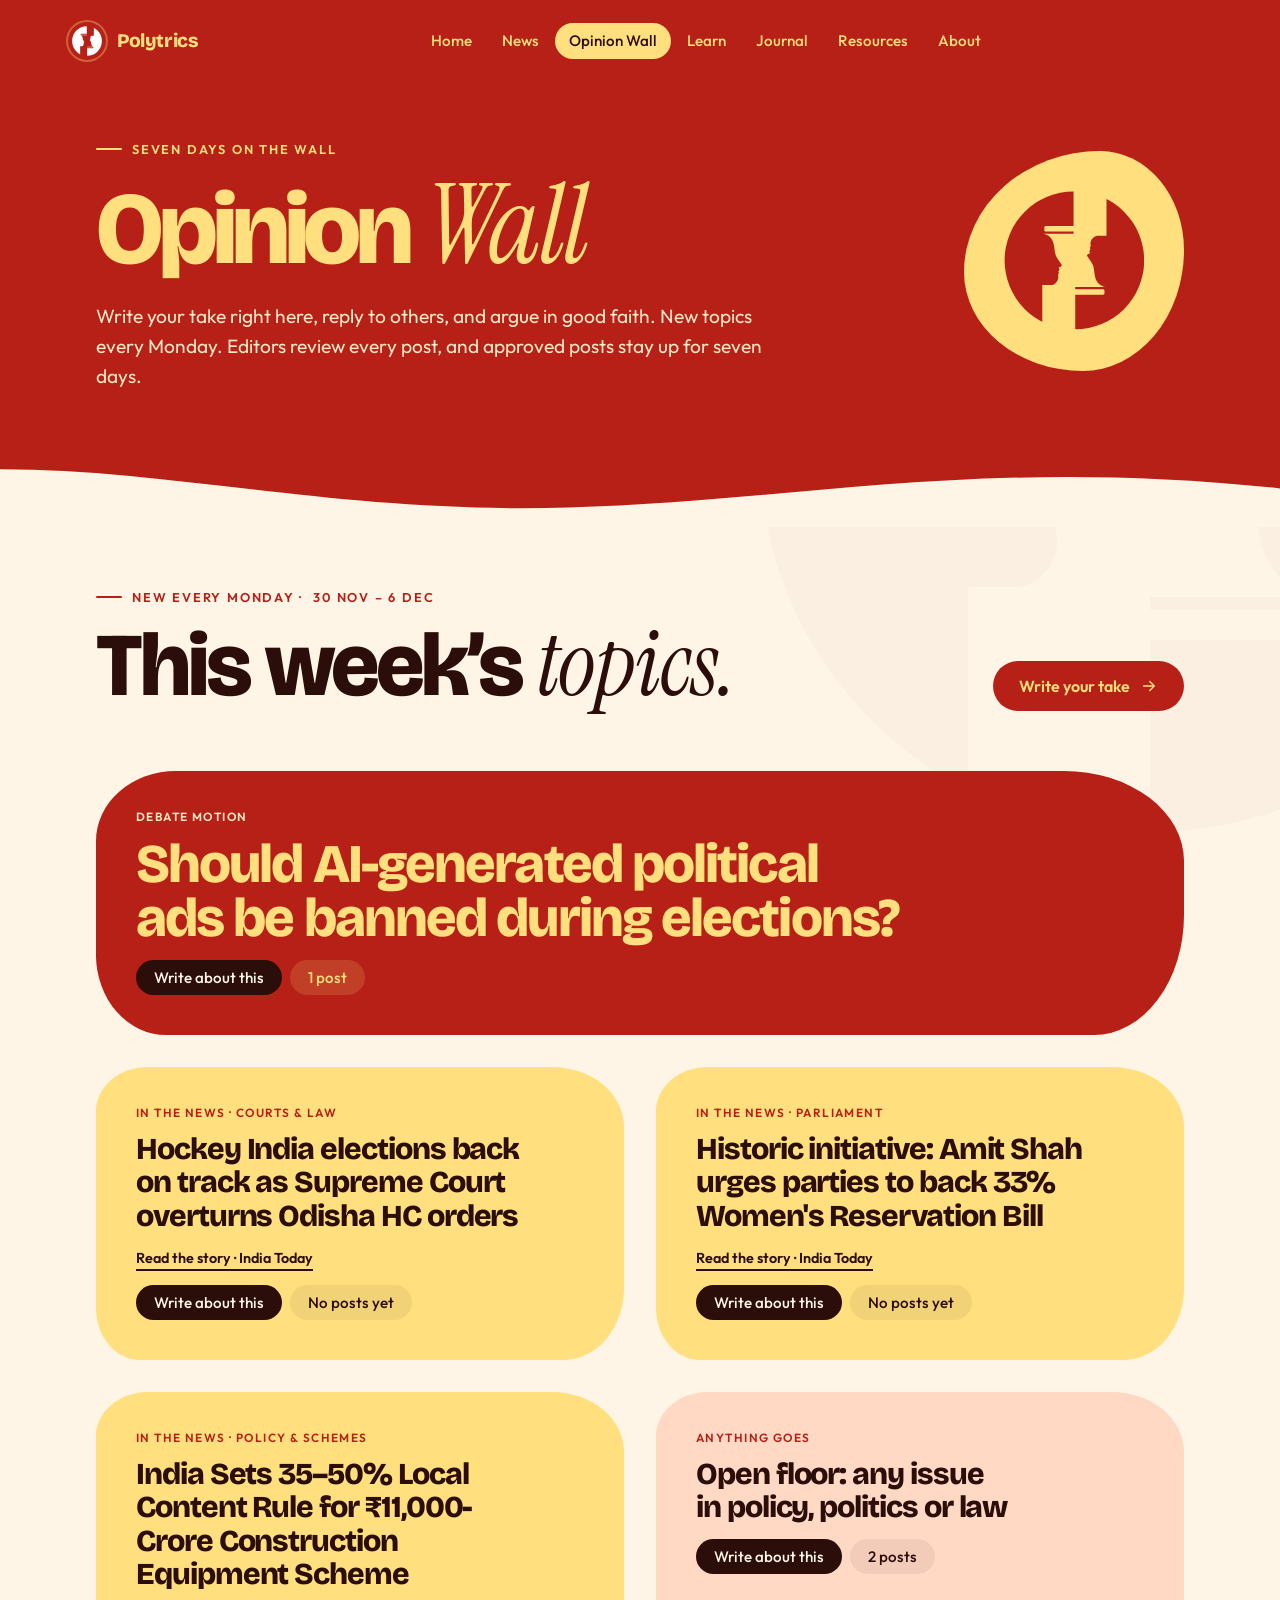
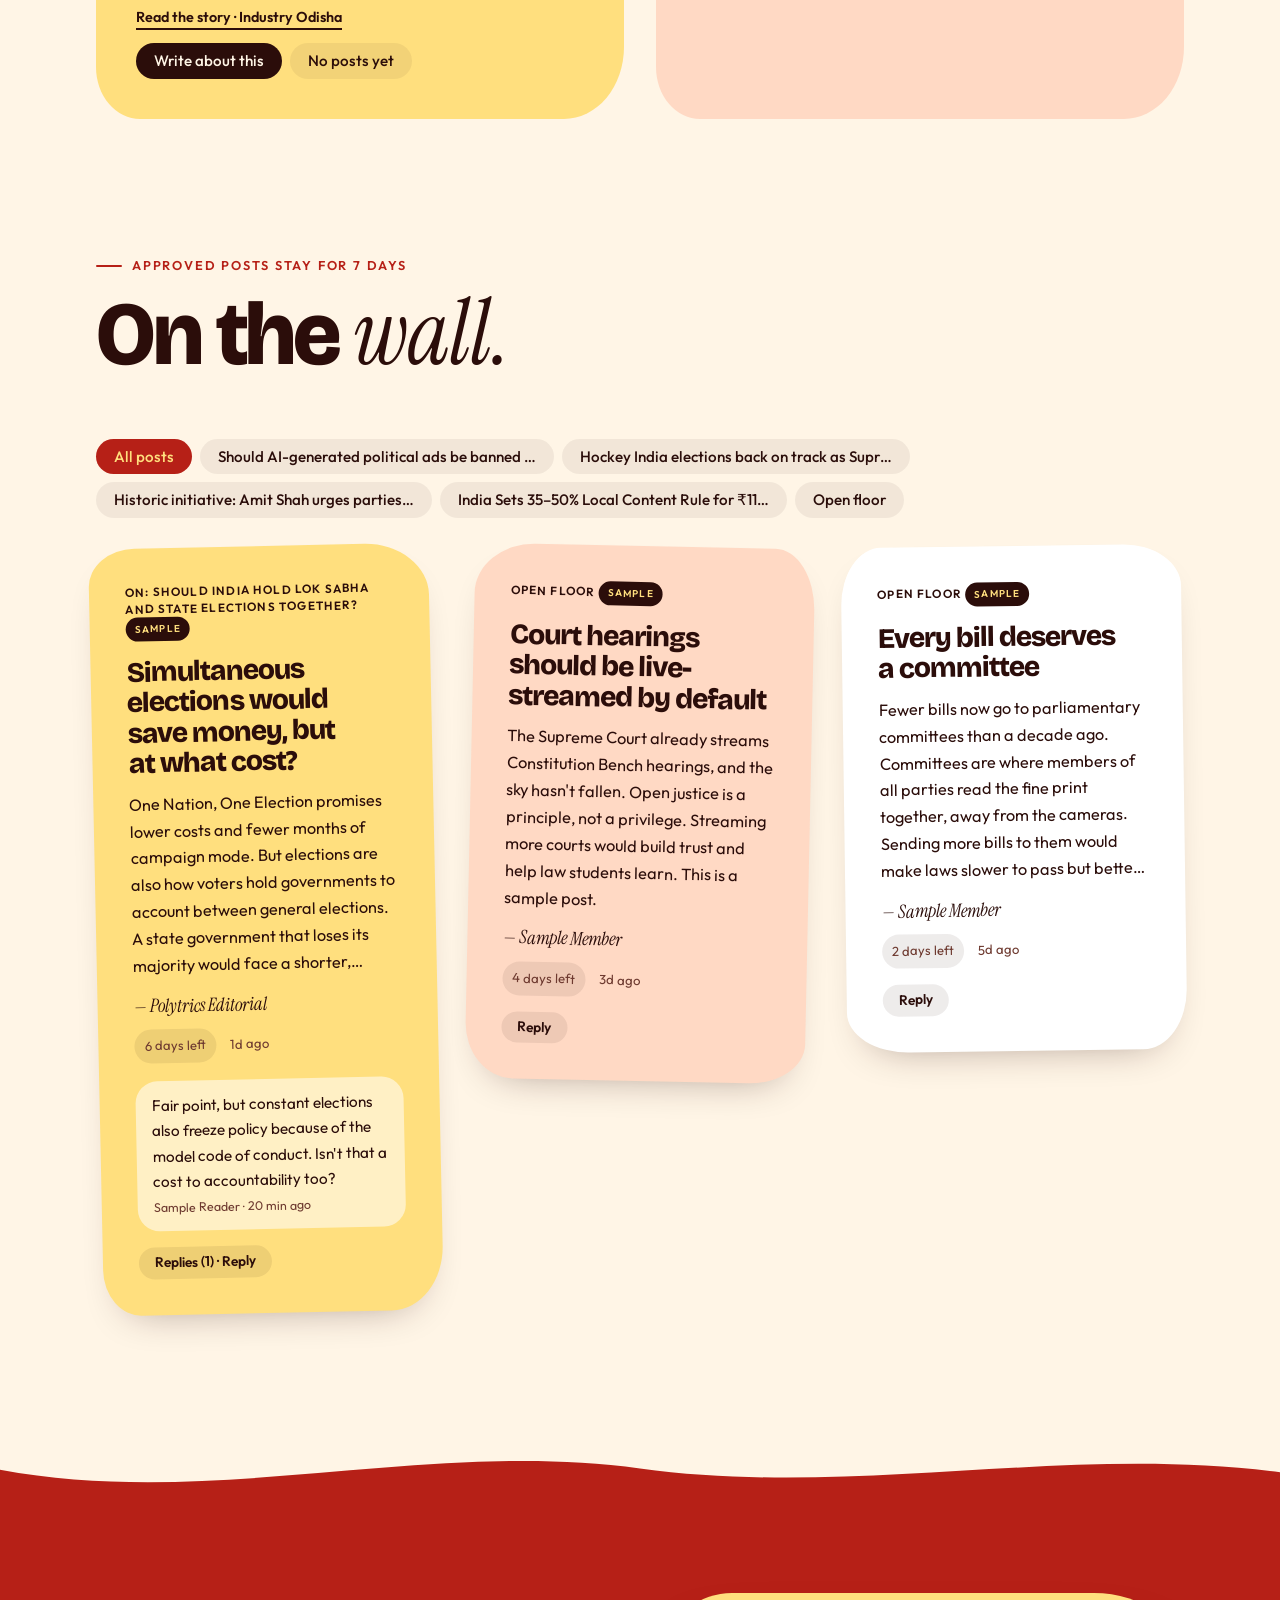
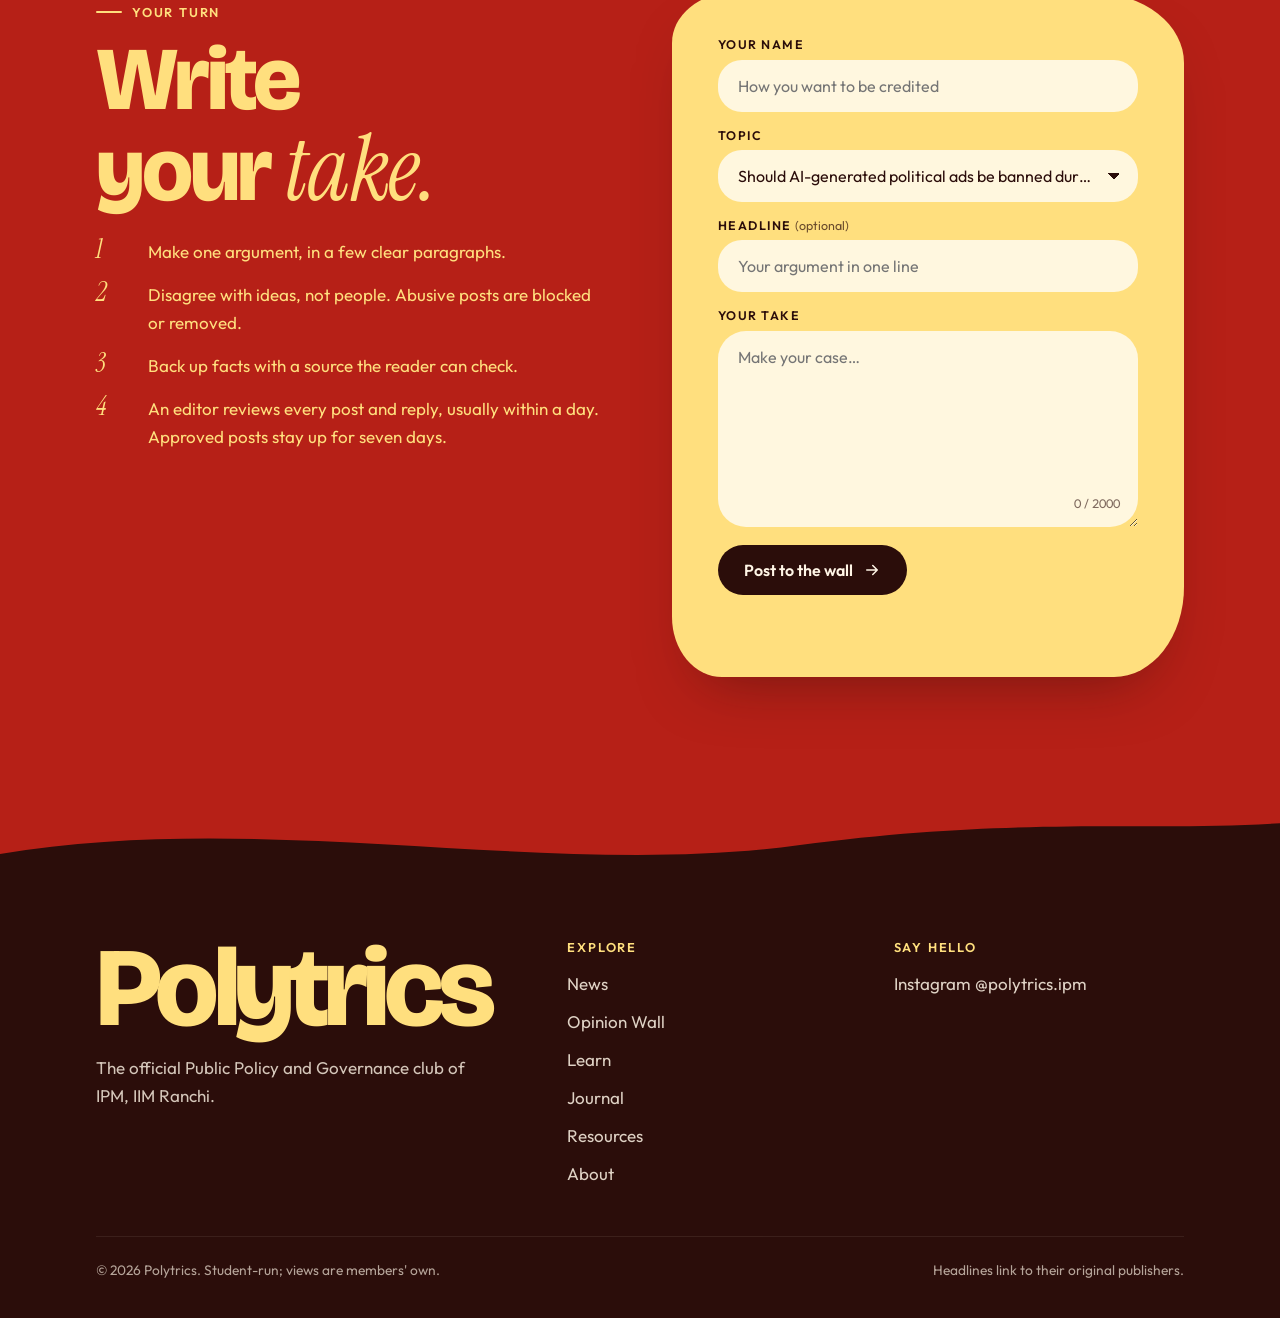
<file: opinion.html>
<!doctype html>
<html lang="en">
<head>
<meta charset="utf-8">
<meta name="viewport" content="width=device-width, initial-scale=1, viewport-fit=cover">
<title>Opinion Wall · Polytrics</title>
<meta name="description" content="Write your take on this week's topics in policy, politics and law. Posts stay up for a week and anyone can reply.">
<meta name="theme-color" content="#B62017">
<meta property="og:title" content="Opinion Wall · Polytrics">
<meta property="og:description" content="Write your take on this week's topics in policy, politics and law. Posts stay up for a week and anyone can reply.">
<link rel="icon" href="data:image/svg+xml,%3Csvg xmlns='http://www.w3.org/2000/svg' viewBox='0 0 64 64'%3E%3Crect width='64' height='64' rx='32' fill='%23B62017'/%3E%3Cpath d='M31 10A22 22 0 0 0 31 54Z' fill='%23FFDF7E'/%3E%3Cpath d='M33 54A22 22 0 0 0 33 10Z' fill='%23FFDF7E'/%3E%3Crect x='21' y='34' width='10' height='22' fill='%23B62017'/%3E%3Crect x='33' y='8' width='10' height='22' fill='%23B62017'/%3E%3C/svg%3E">
<link rel="preconnect" href="https://fonts.googleapis.com">
<link rel="preconnect" href="https://fonts.gstatic.com" crossorigin>
<link rel="stylesheet" href="https://fonts.googleapis.com/css2?family=Bricolage+Grotesque:opsz,wght@12..96,400..800&family=Instrument+Serif:ital@0;1&family=Outfit:wght@300..700&display=swap">
<link rel="stylesheet" href="assets/css/style.css">
</head>
<body data-page="opinion">
<section class="hero hero--page">
  <div class="wrap grid">
    <div>
      <span class="kicker">Seven days on the wall</span>
      <h1 style="margin-top:18px"><span class="line"><span style="--i:0">Opinion <em>Wall</em></span></span></h1>
      <p class="lede">Write your take right here, reply to others, and argue in good faith. New topics every Monday. Editors review every post, and approved posts stay up for seven days.</p>
    </div>
    <div class="blob blob--sm" data-logo></div>
  </div>
</section>
<div aria-hidden="true" style="background:var(--red);position:relative;z-index:2"><svg class="wave wave--cream" viewBox="0 0 1440 120" preserveAspectRatio="none"><path d="M0,30 C200,30 380,100 640,90 C900,80 1100,10 1440,60 L1440,121 L0,121 Z"/></svg></div>
<main>
<section class="section s-cream" id="topics" style="padding-top:clamp(30px,4vw,60px)">
  <div class="wrap">
    <div class="head" data-reveal>
      <div><span class="kicker" style="color:var(--red)">New every Monday · <span id="week-label">this week</span></span><h2 class="big">This week’s <em>topics.</em></h2></div>
      <a class="btn btn--red" href="#write">Write your take <svg viewBox="0 0 24 24" fill="none" stroke="currentColor" stroke-width="2" stroke-linecap="round" stroke-linejoin="round" aria-hidden="true"><path d="M5 12h14M13 6l6 6-6 6"/></svg></a>
    </div>
    <div class="topics" id="topics-list"></div>
  </div>
</section>
<section class="section s-cream" id="wall-sec" style="padding-top:0">
  <div class="wrap">
    <div class="head" data-reveal><div><span class="kicker" style="color:var(--red)">Approved posts stay for 7 days</span><h2 class="big">On the <em>wall.</em></h2></div></div>
    <div class="pills" id="wall-pills" style="margin-bottom:28px"></div>
    <div class="notes" id="wall"></div>
  </div>
</section>
<div aria-hidden="true" style="background:transparent;position:relative;z-index:2"><svg class="wave wave--red" viewBox="0 0 1440 120" preserveAspectRatio="none"><path d="M0,48 C240,110 480,0 720,46 C960,92 1200,8 1440,52 L1440,121 L0,121 Z"/></svg></div>
<section class="section s-red" id="write" style="padding-top:clamp(40px,6vw,80px)">
  <div class="wrap cols-2" style="align-items:start">
    <div data-reveal="left">
      <span class="kicker">Your turn</span>
      <h2 class="big" style="margin-top:14px">Write your <em>take.</em></h2>
      <ol class="rules">
        <li><span>Make one argument, in a few clear paragraphs.</span></li>
        <li><span>Disagree with ideas, not people. Abusive posts are blocked or removed.</span></li>
        <li><span>Back up facts with a source the reader can check.</span></li>
        <li><span>An editor reviews every post and reply, usually within a day. Approved posts stay up for seven days.</span></li>
      </ol>
    </div>
    <form class="composer" id="post-form" data-reveal="right" novalidate>
      <div class="field"><label for="f-name">Your name</label><input id="f-name" name="name" maxlength="40" autocomplete="name" placeholder="How you want to be credited"></div>
      <div class="field"><label for="f-topic">Topic</label><select id="f-topic" name="topic"><option value="open">Open floor (any issue)</option></select></div>
      <div class="field"><label for="f-title">Headline <span class="opt">(optional)</span></label><input id="f-title" name="title" maxlength="120" placeholder="Your argument in one line"></div>
      <div class="field"><label for="f-text">Your take</label><textarea id="f-text" name="text" maxlength="2000" rows="7" placeholder="Make your case…"></textarea><span class="count" id="f-count">0 / 2000</span></div>
      <input name="website" class="hp" tabindex="-1" autocomplete="off" aria-hidden="true">
      <button class="btn" type="submit">Post to the wall <svg viewBox="0 0 24 24" fill="none" stroke="currentColor" stroke-width="2" stroke-linecap="round" stroke-linejoin="round" aria-hidden="true"><path d="M5 12h14M13 6l6 6-6 6"/></svg></button>
      <p class="form-msg" id="post-msg" aria-live="polite"></p>
    </form>
  </div>
</section>
<div aria-hidden="true" style="background:var(--red);position:relative;z-index:2"><svg class="wave wave--ink" viewBox="0 0 1440 120" preserveAspectRatio="none"><path d="M0,78 C300,8 620,118 900,64 C1150,18 1300,44 1440,30 L1440,121 L0,121 Z"/></svg></div>
</main>
<script src="assets/js/config.js"></script>
<script src="assets/js/content.js"></script>
<script src="assets/js/site.js"></script>
<script src="assets/js/feeds.js"></script>
<script src="assets/js/newsquiz.js"></script>
<script src="assets/js/pages.js"></script>
</body>
</html>
</file>
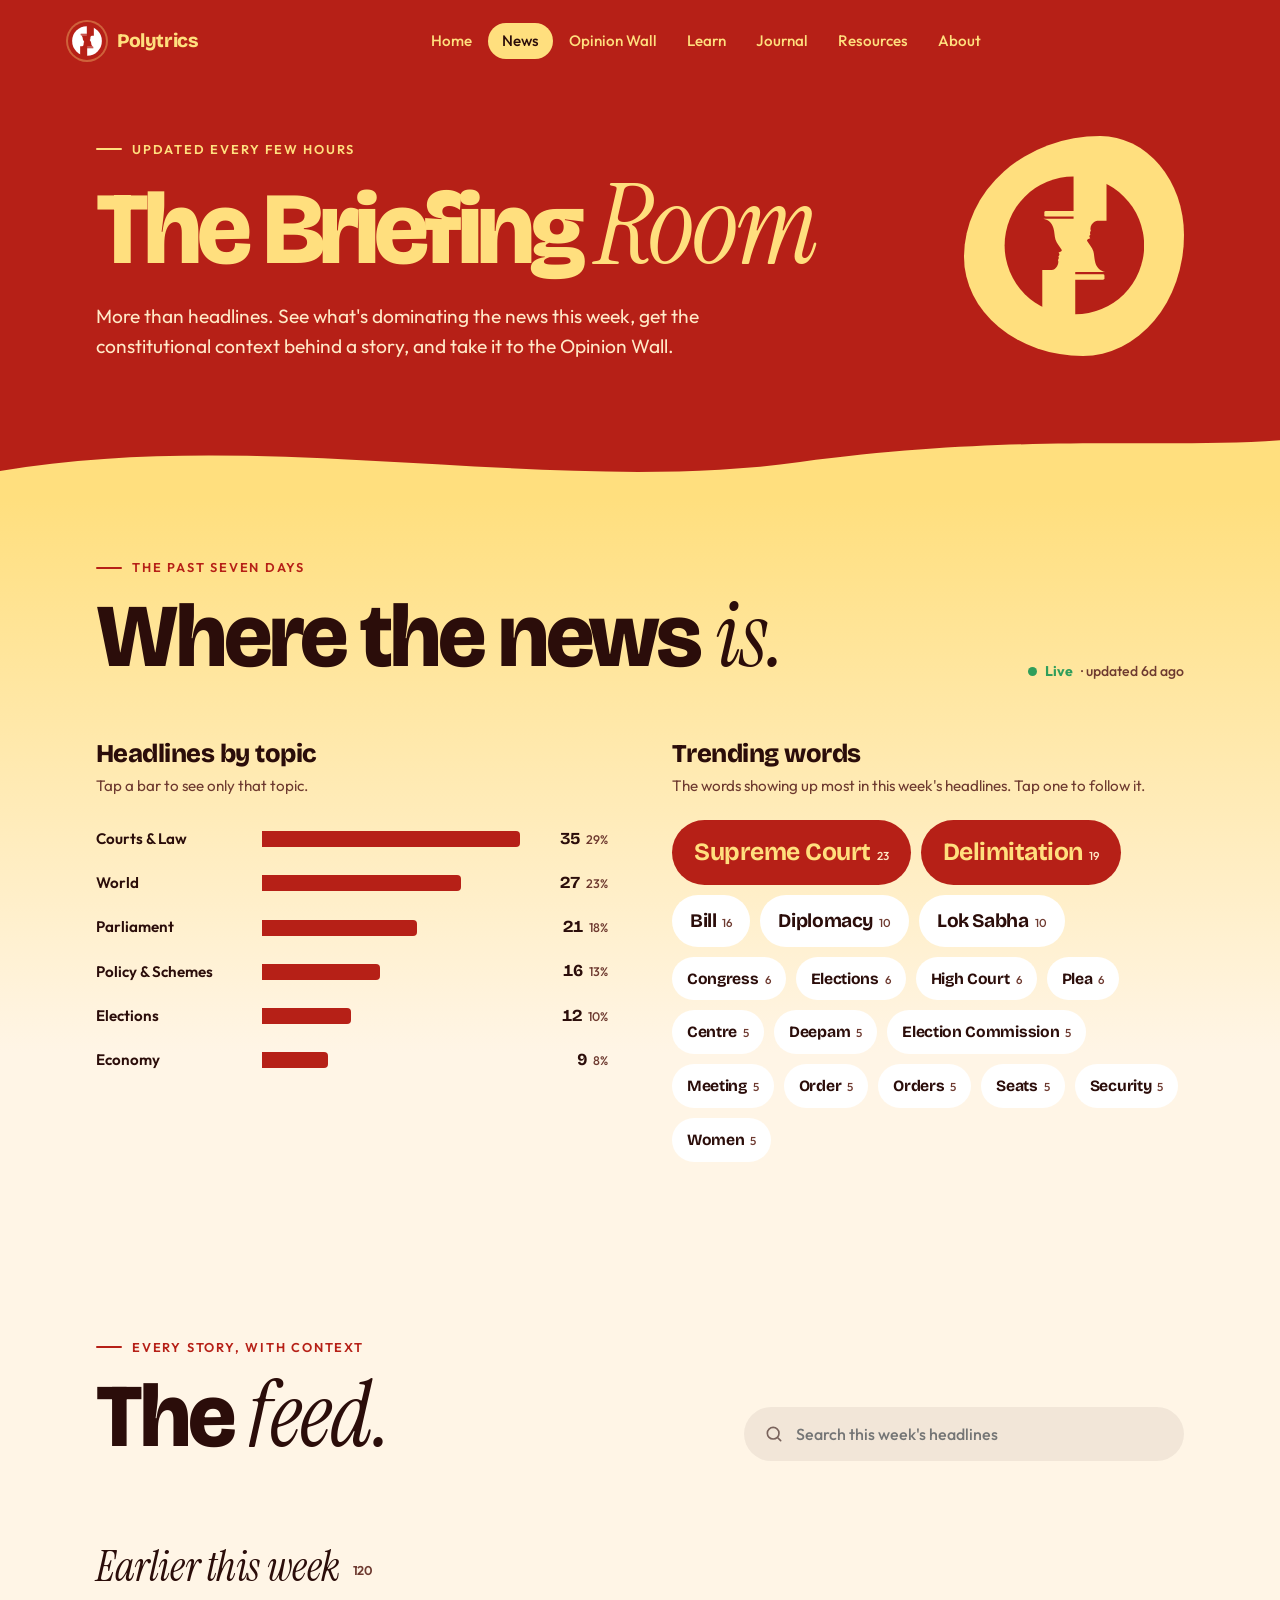
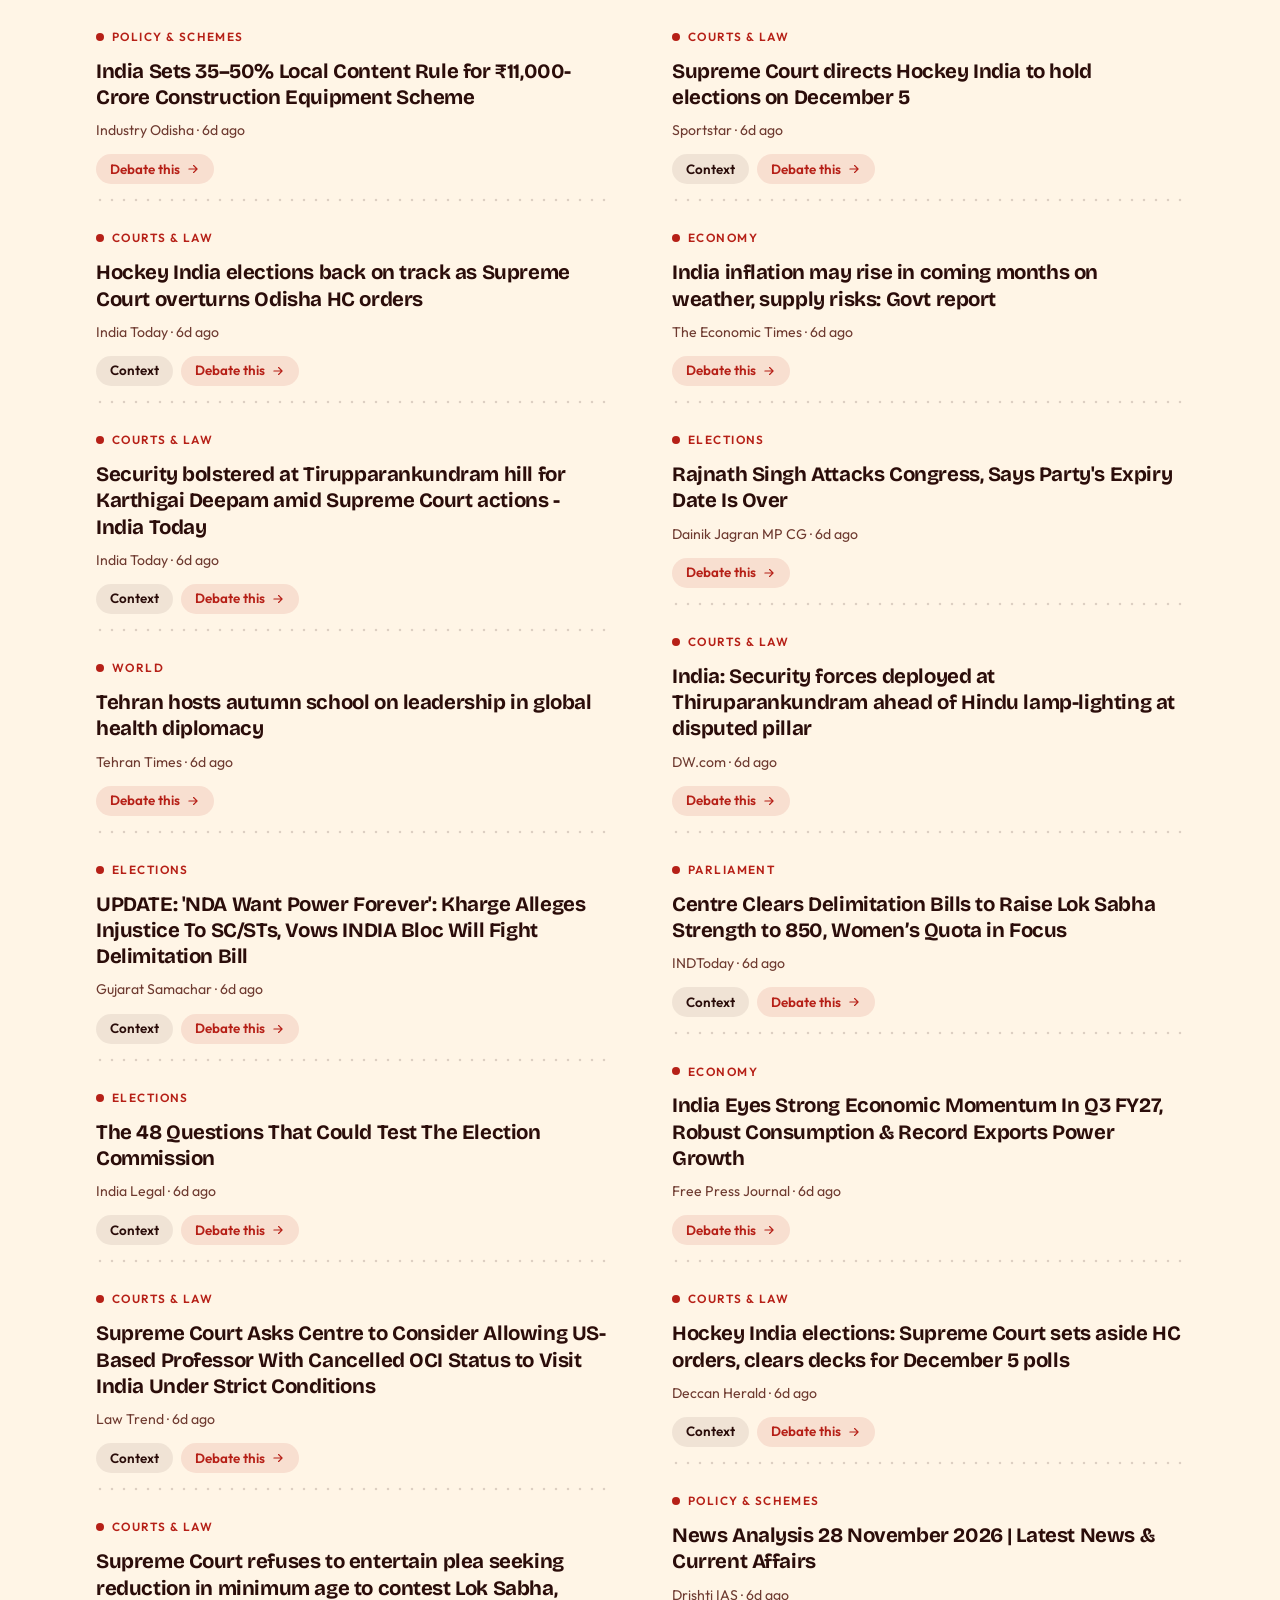
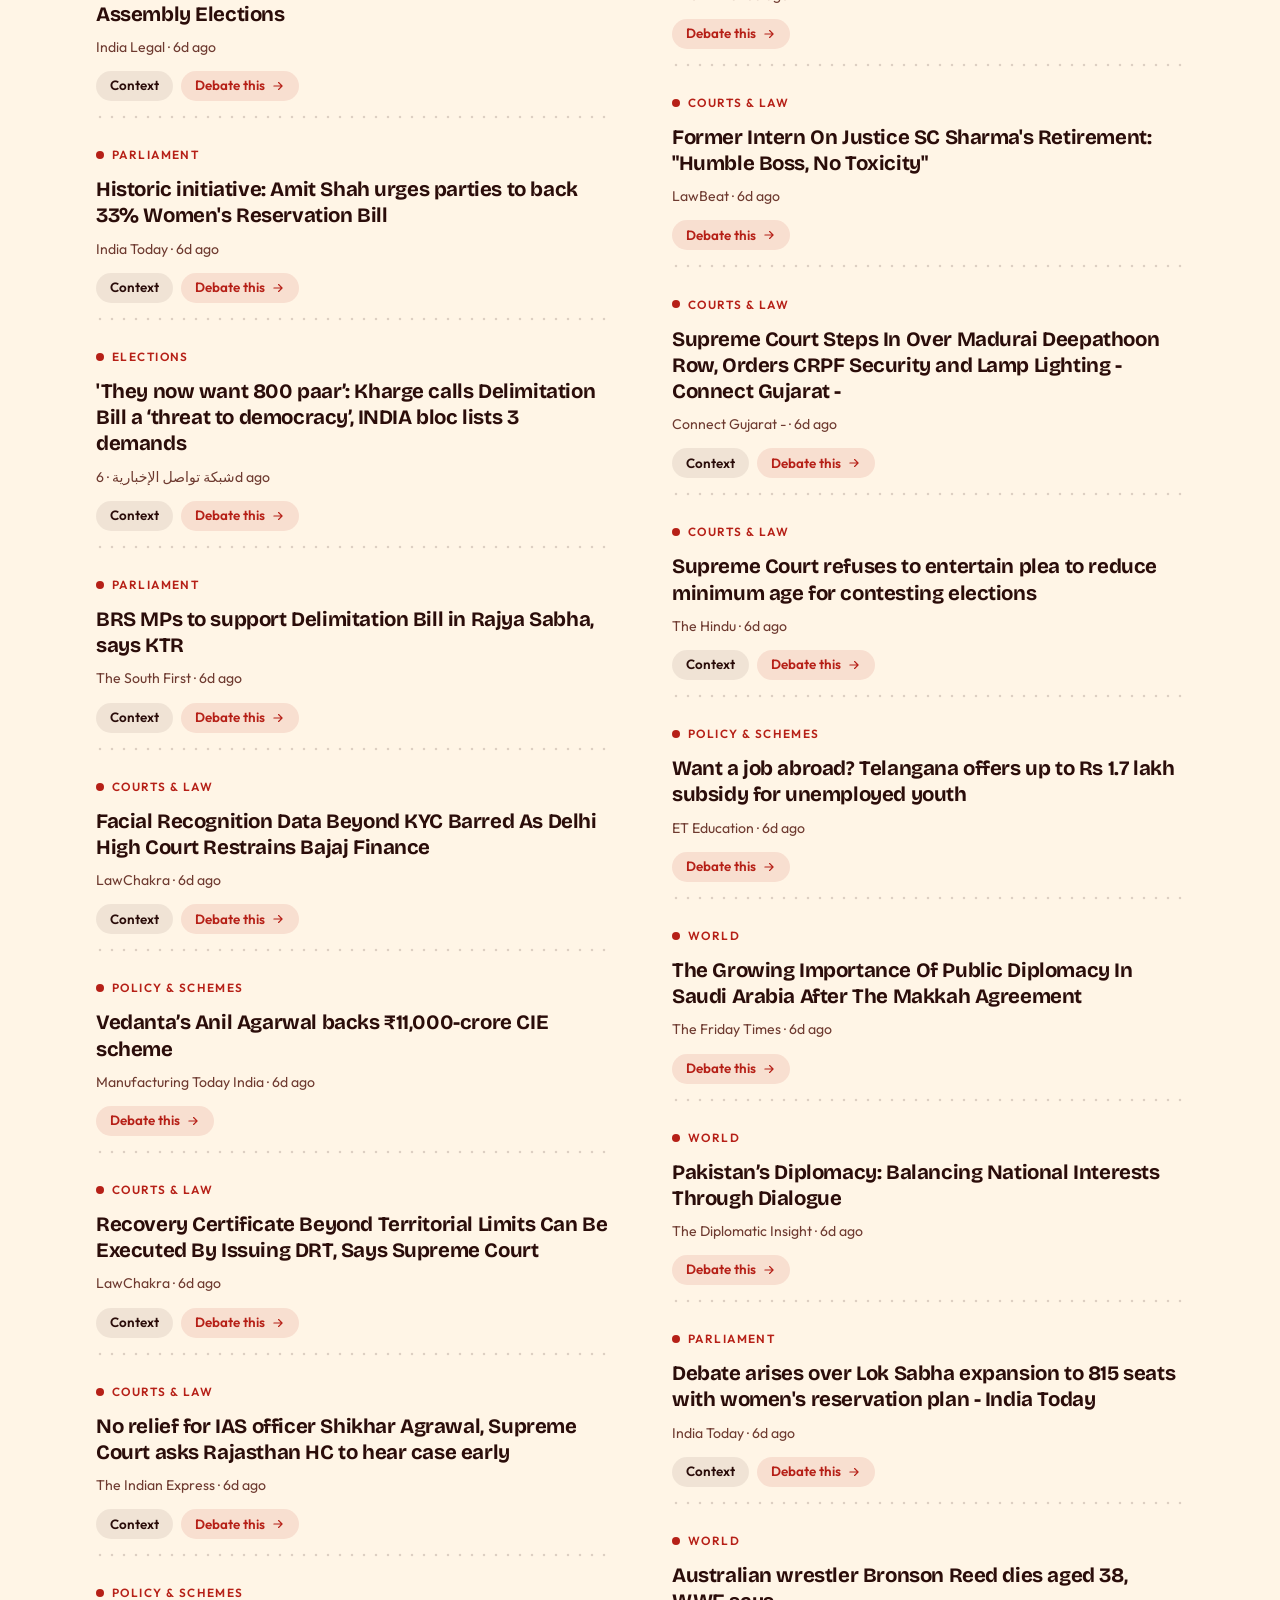
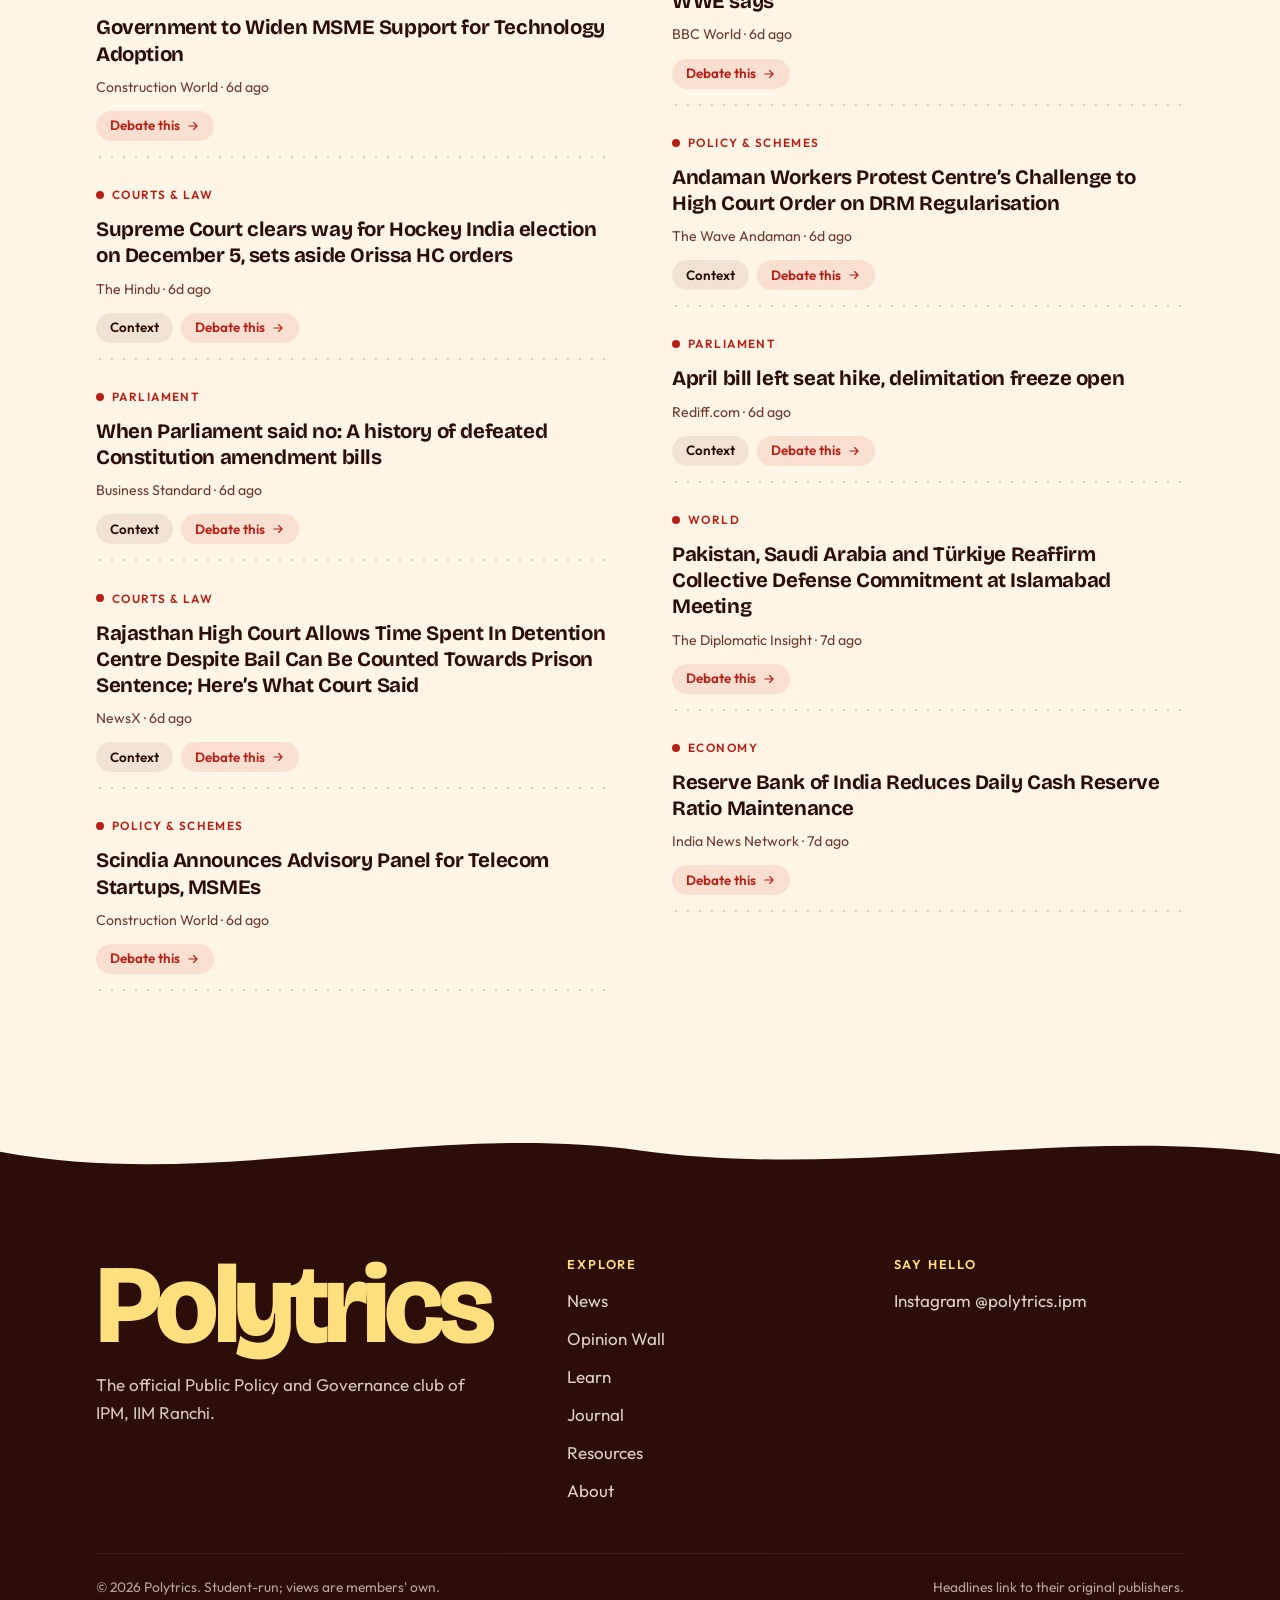
<file: policy.html>
<!doctype html>
<html lang="en"><head><meta charset="utf-8"><title>Polytrics</title>
<meta http-equiv="refresh" content="0; url=news.html#policy"><link rel="canonical" href="news.html#policy">
<script>location.replace("news.html#policy")</script></head>
<body style="background:#B62017;color:#FFDF7E;font-family:system-ui;display:grid;place-items:center;min-height:100vh;margin:0">
<a href="news.html#policy" style="color:inherit">This page has moved. Continue</a></body></html>
</file>
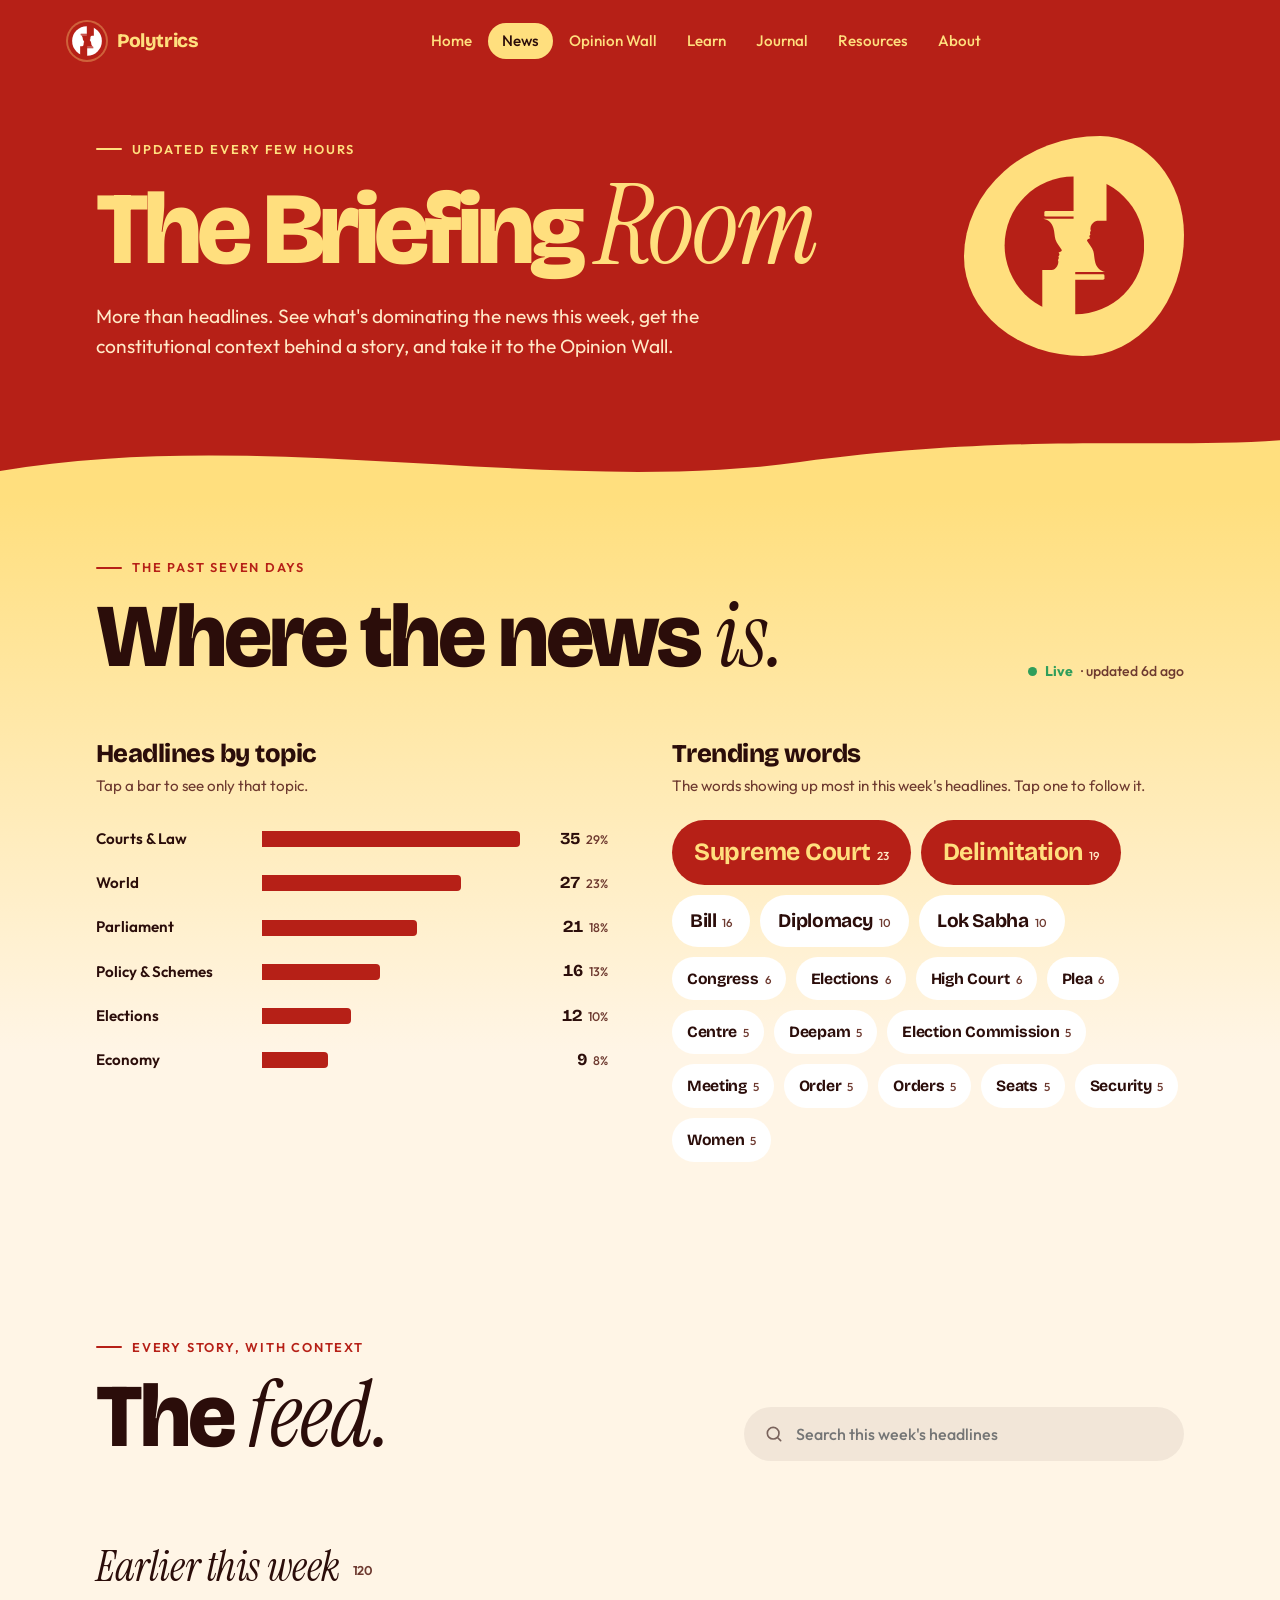
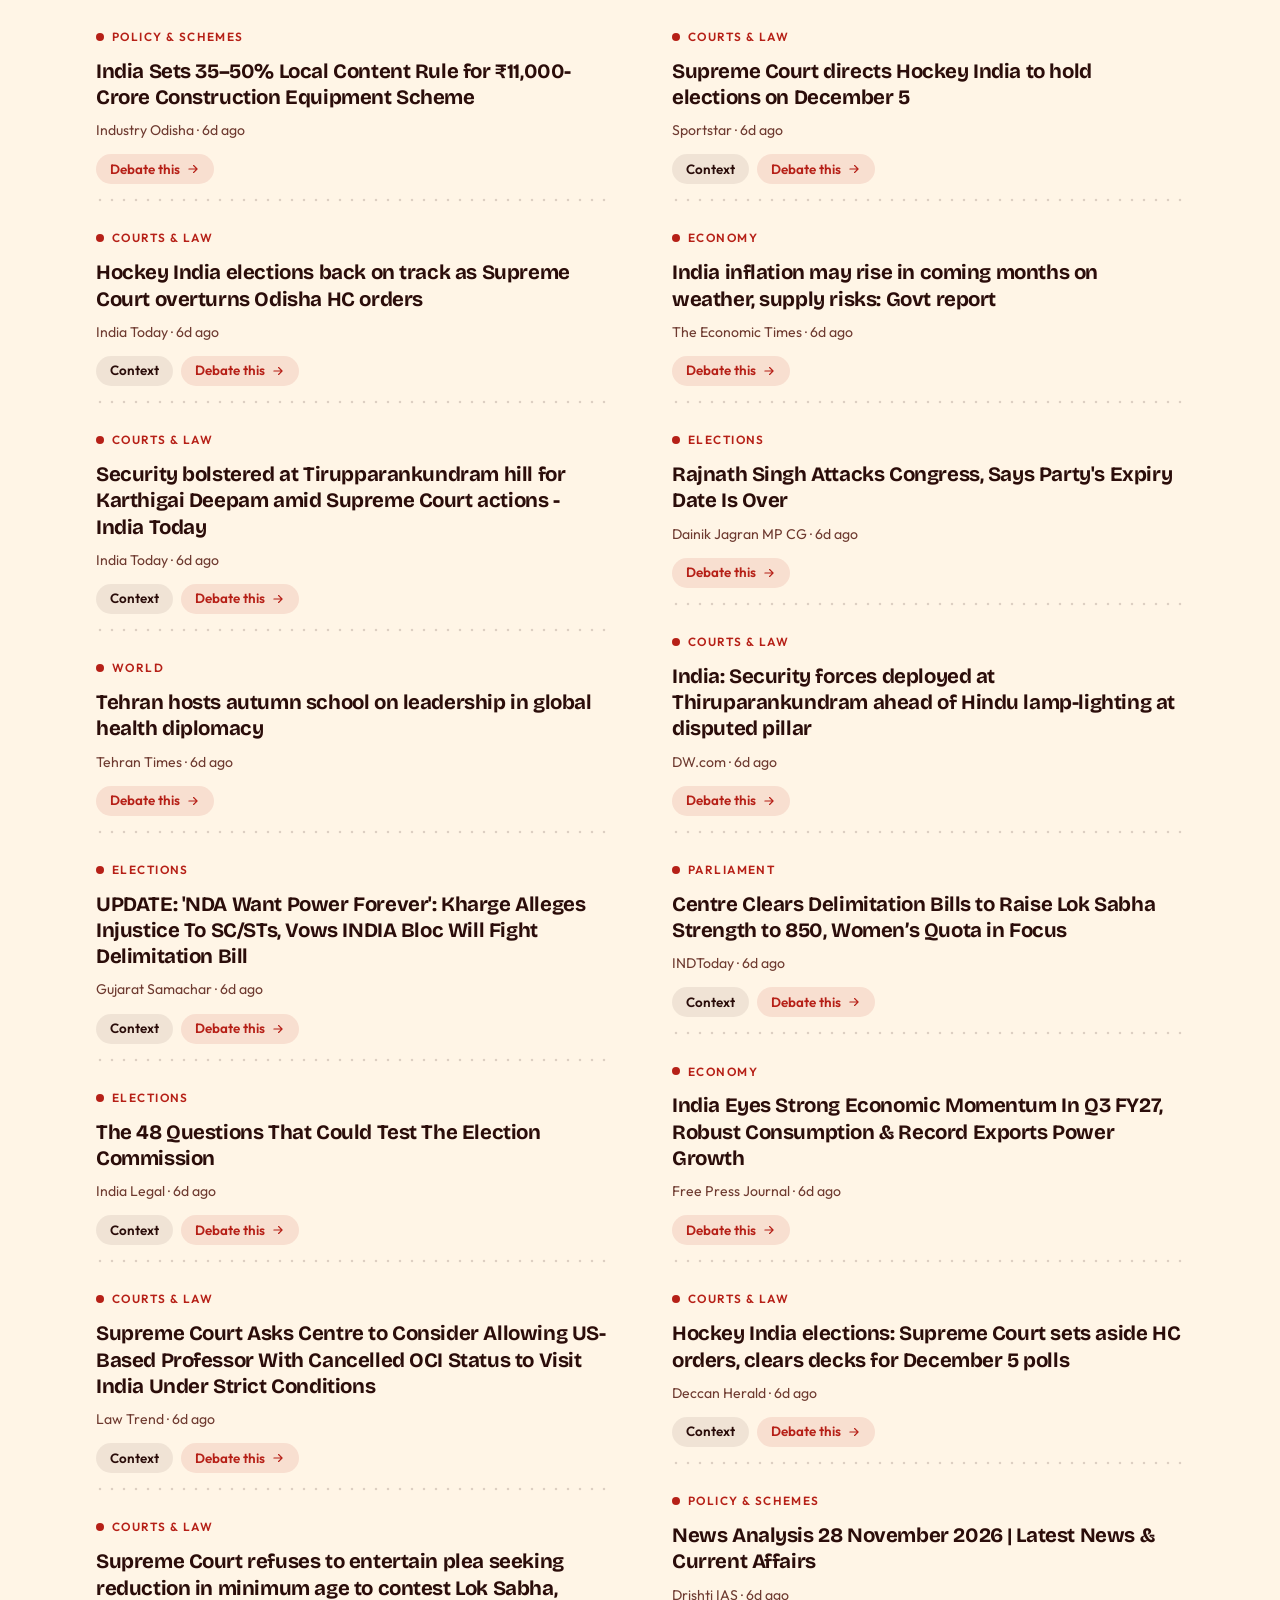
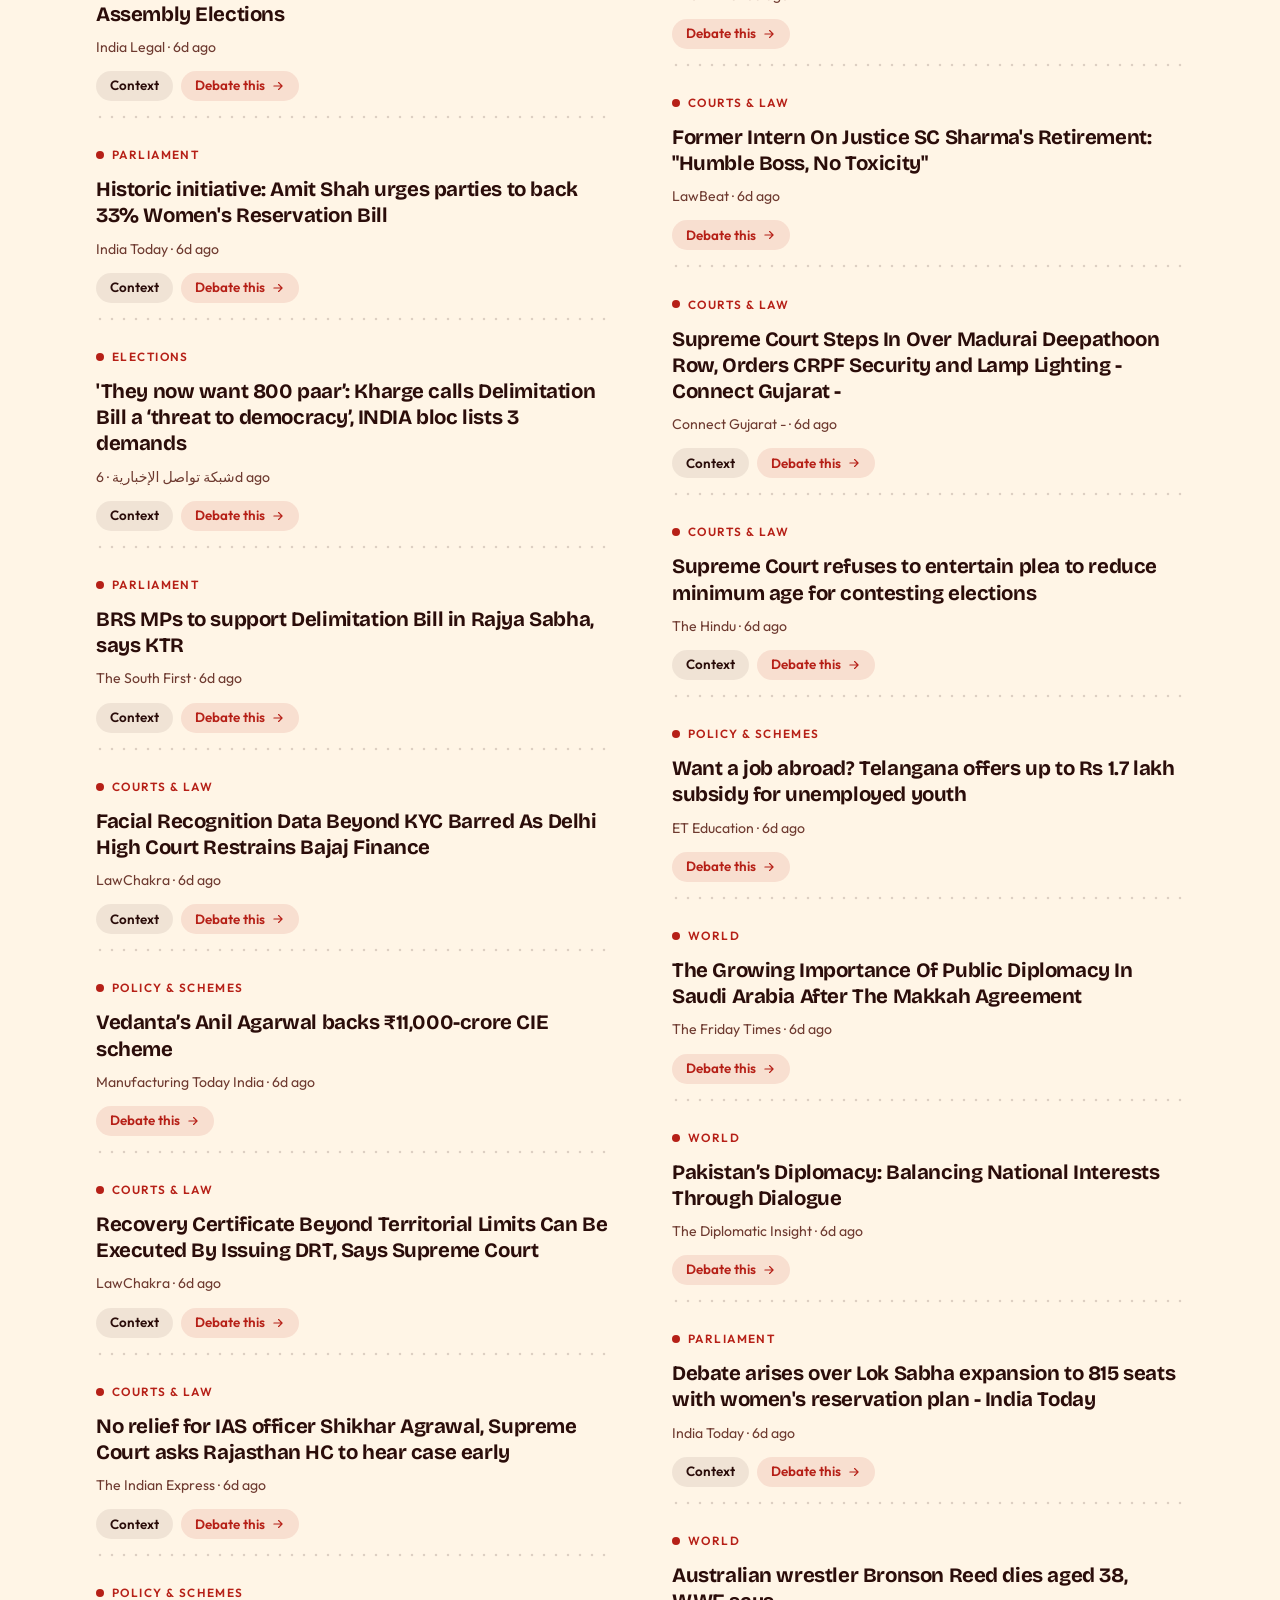
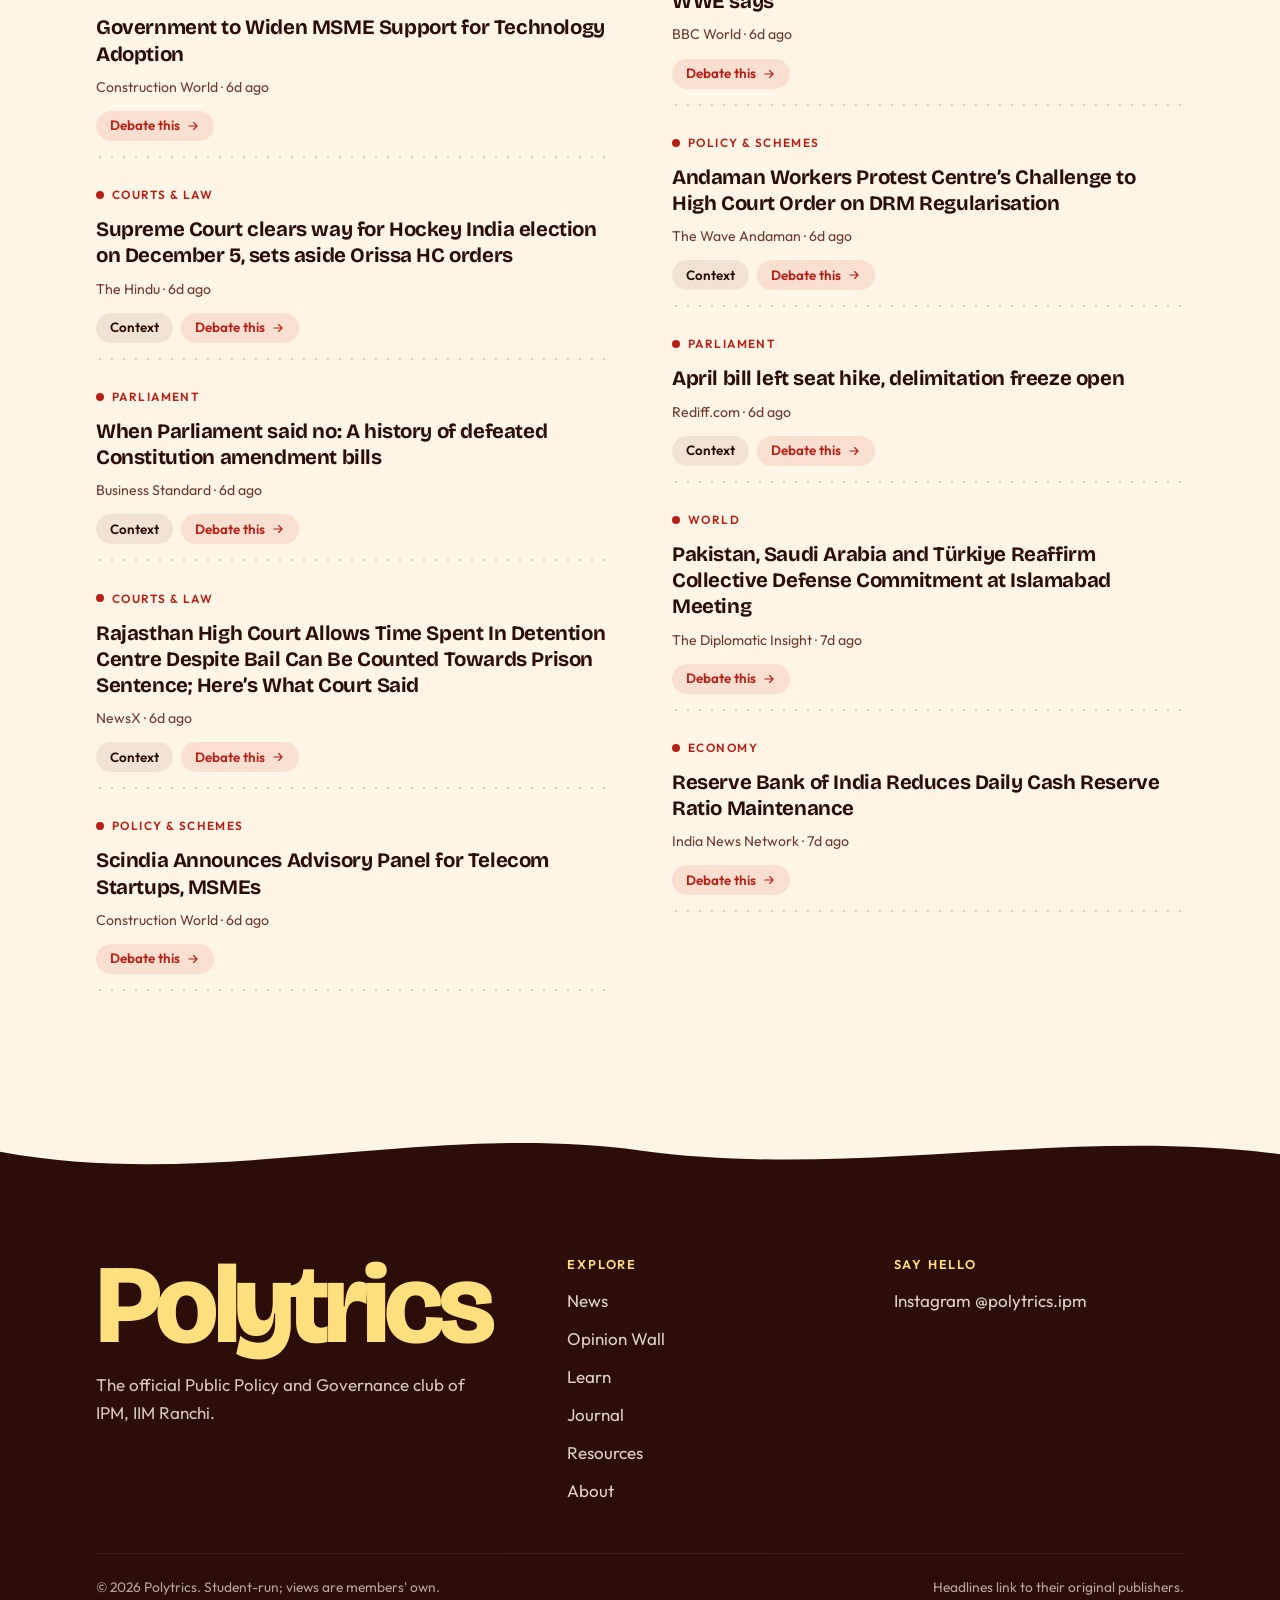
<file: politics.html>
<!doctype html>
<html lang="en"><head><meta charset="utf-8"><title>Polytrics</title>
<meta http-equiv="refresh" content="0; url=news.html"><link rel="canonical" href="news.html">
<script>location.replace("news.html")</script></head>
<body style="background:#B62017;color:#FFDF7E;font-family:system-ui;display:grid;place-items:center;min-height:100vh;margin:0">
<a href="news.html" style="color:inherit">This page has moved. Continue</a></body></html>
</file>
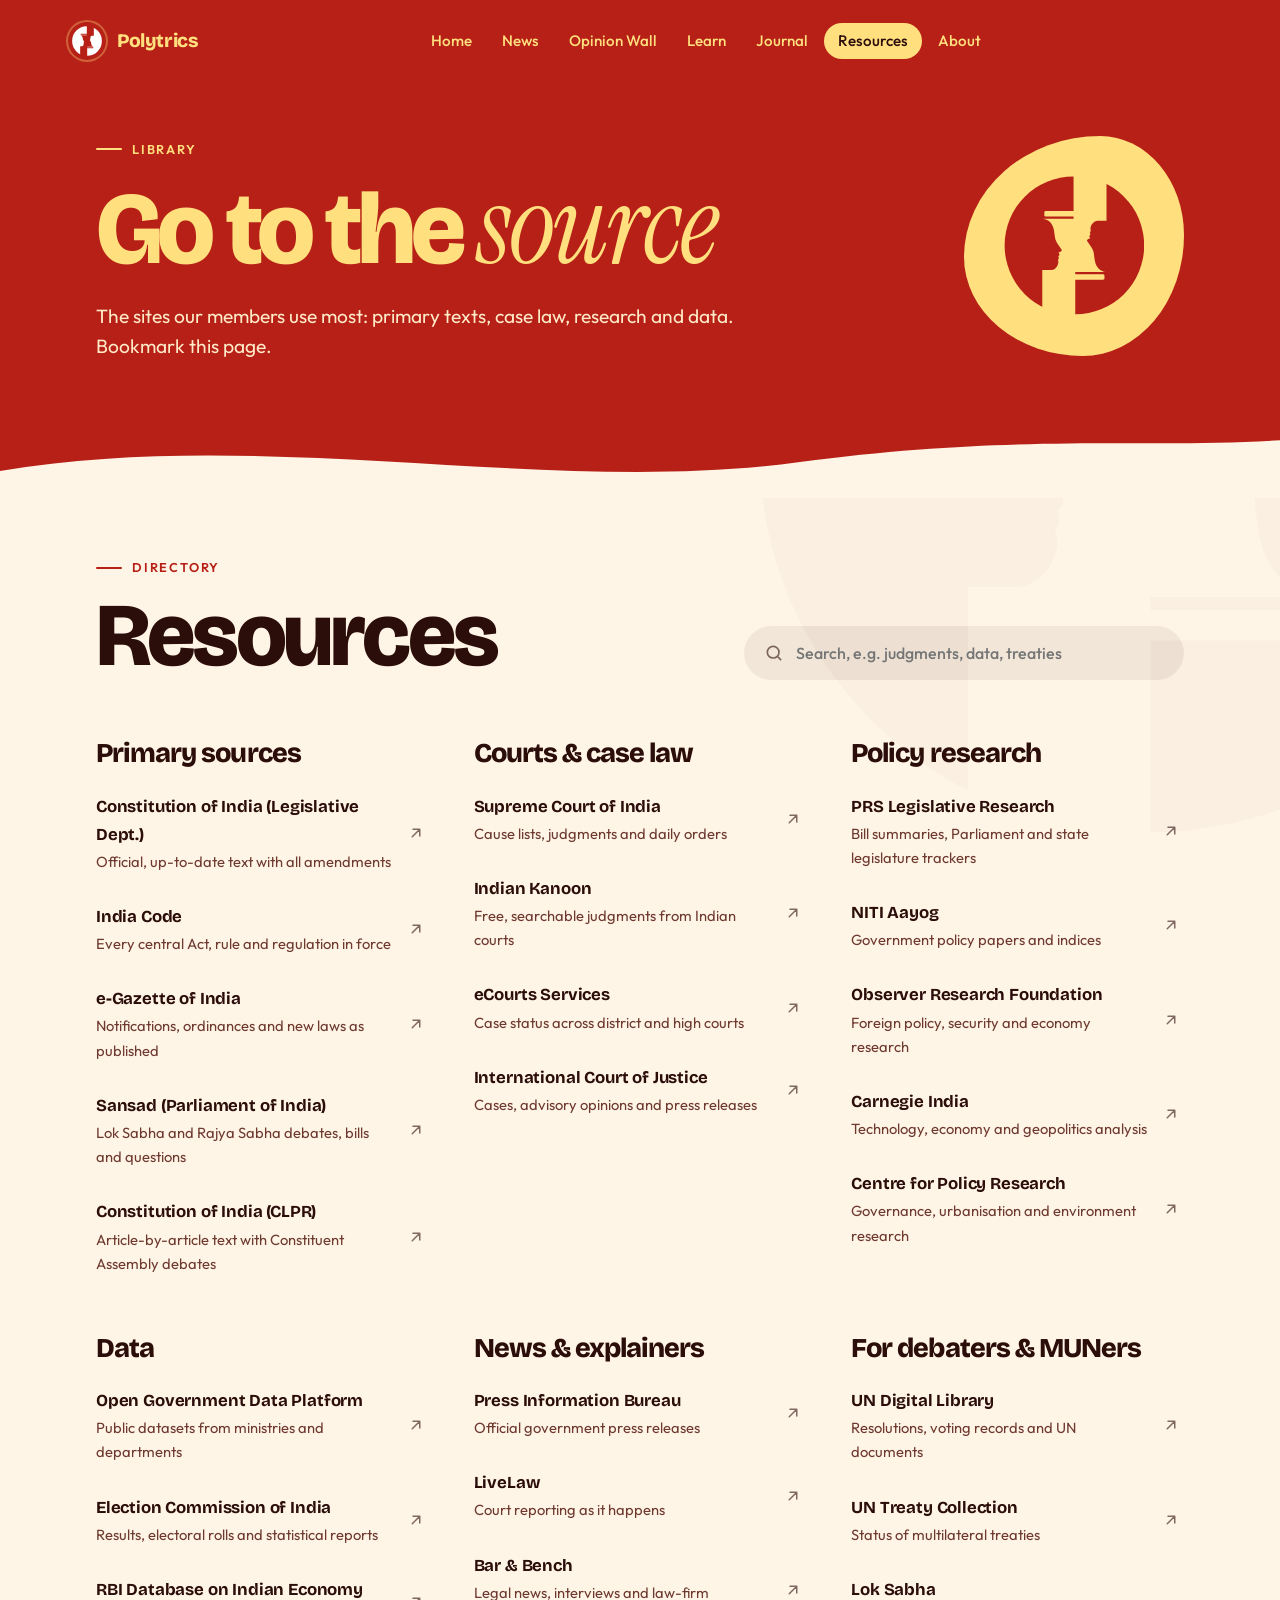
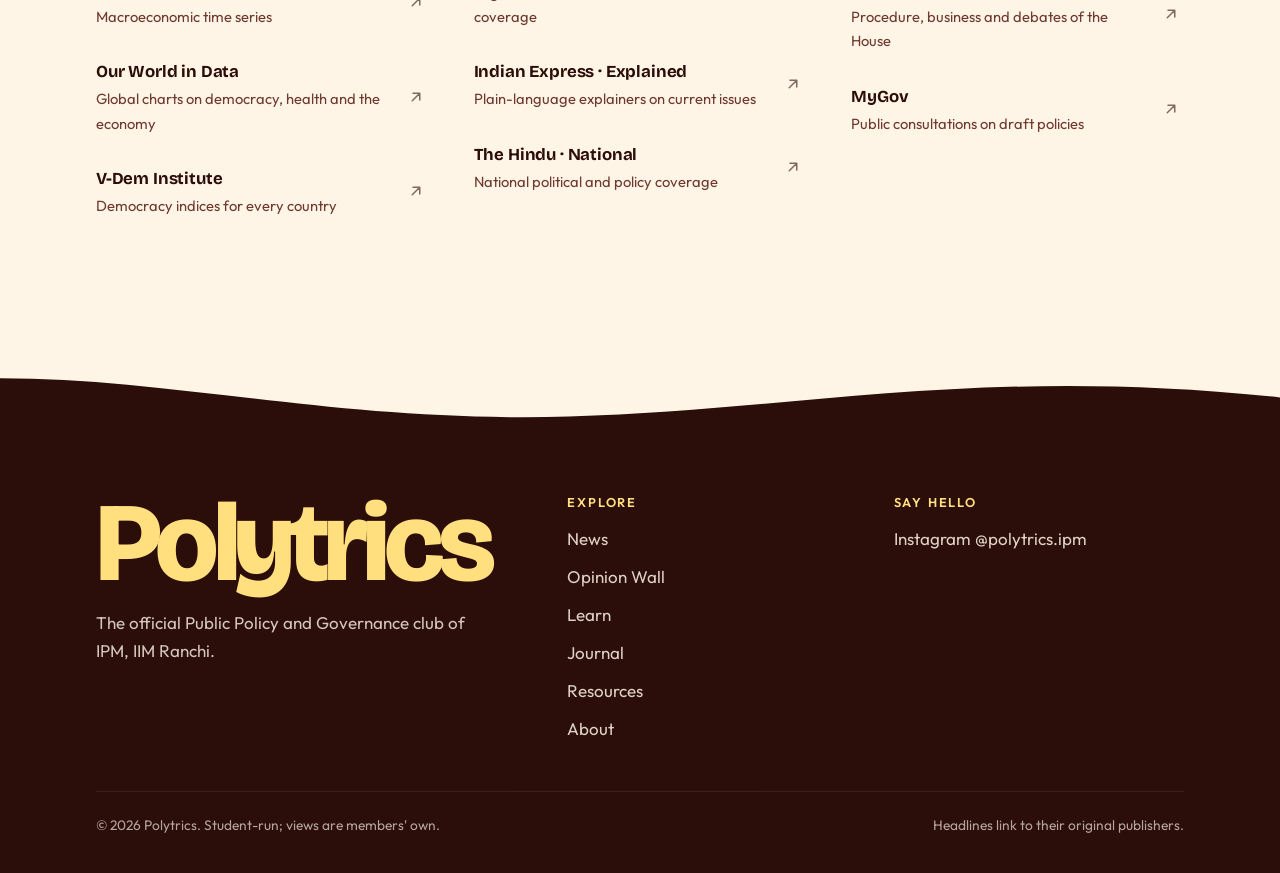
<file: resources.html>
<!doctype html>
<html lang="en">
<head>
<meta charset="utf-8">
<meta name="viewport" content="width=device-width, initial-scale=1, viewport-fit=cover">
<title>Resources · Polytrics</title>
<meta name="description" content="A curated directory of primary sources, case law, policy research and data for students of policy, politics and law.">
<meta name="theme-color" content="#B62017">
<meta property="og:title" content="Resources · Polytrics">
<meta property="og:description" content="A curated directory of primary sources, case law, policy research and data for students of policy, politics and law.">
<link rel="icon" href="data:image/svg+xml,%3Csvg xmlns='http://www.w3.org/2000/svg' viewBox='0 0 64 64'%3E%3Crect width='64' height='64' rx='32' fill='%23B62017'/%3E%3Cpath d='M31 10A22 22 0 0 0 31 54Z' fill='%23FFDF7E'/%3E%3Cpath d='M33 54A22 22 0 0 0 33 10Z' fill='%23FFDF7E'/%3E%3Crect x='21' y='34' width='10' height='22' fill='%23B62017'/%3E%3Crect x='33' y='8' width='10' height='22' fill='%23B62017'/%3E%3C/svg%3E">
<link rel="preconnect" href="https://fonts.googleapis.com">
<link rel="preconnect" href="https://fonts.gstatic.com" crossorigin>
<link rel="stylesheet" href="https://fonts.googleapis.com/css2?family=Bricolage+Grotesque:opsz,wght@12..96,400..800&family=Instrument+Serif:ital@0;1&family=Outfit:wght@300..700&display=swap">
<link rel="stylesheet" href="assets/css/style.css">
</head>
<body data-page="resources">
<section class="hero hero--page">
  <div class="wrap grid">
    <div>
      <span class="kicker">Library</span>
      <h1 style="margin-top:18px"><span class="line"><span style="--i:0">Go to the <em>source</em></span></span></h1>
      <p class="lede">The sites our members use most: primary texts, case law, research and data. Bookmark this page.</p>
    </div>
    <div class="blob blob--sm" data-logo></div>
  </div>
</section>
<div aria-hidden="true" style="background:var(--red);position:relative;z-index:2"><svg class="wave wave--cream" viewBox="0 0 1440 120" preserveAspectRatio="none"><path d="M0,78 C300,8 620,118 900,64 C1150,18 1300,44 1440,30 L1440,121 L0,121 Z"/></svg></div>
<main>
<section class="section s-cream" style="padding-top:clamp(30px,4vw,60px)">
  <div class="wrap">
    <div class="head" data-reveal>
      <div><span class="kicker" style="color:var(--red)">Directory</span><h2 class="big">Resources</h2></div>
      <label class="search"><span class="sr-only">Search resources</span><svg viewBox="0 0 24 24" fill="none" stroke="currentColor" stroke-width="2" stroke-linecap="round" aria-hidden="true"><circle cx="11" cy="11" r="7"/><path d="m20 20-3.5-3.5"/></svg><input id="res-q" type="search" placeholder="Search, e.g. judgments, data, treaties"></label>
    </div>
    <div class="cols-3" id="res" style="align-items:start"></div>
  </div>
</section>
<div aria-hidden="true" style="background:transparent;position:relative;z-index:2"><svg class="wave wave--ink" viewBox="0 0 1440 120" preserveAspectRatio="none"><path d="M0,30 C200,30 380,100 640,90 C900,80 1100,10 1440,60 L1440,121 L0,121 Z"/></svg></div>
</main>
<script src="assets/js/config.js"></script>
<script src="assets/js/content.js"></script>
<script src="assets/js/resources.js"></script>
<script src="assets/js/site.js"></script>
<script src="assets/js/feeds.js"></script>
<script src="assets/js/newsquiz.js"></script>
<script src="assets/js/pages.js"></script>
</body>
</html>
</file>
<file: assets/css/style.css>
/* =========================================================
   POLYTRICS — v2 "flow"
   Layout: sections pour into each other through wave edges and
   colour fades (logo red → butter → cream); content sits in soft,
   organic shapes instead of boxes.
   ========================================================= */
:root {
  --red: #B62017;          /* logo red */
  --red-deep: #7C130D;
  --butter: #FFDF7E;
  --cream: #FFF5E6;
  --blush: #FFD9C4;
  --ink: #2B0D0A;
  --ink-soft: #6E3A30;
  --on-red: #FFE9C7;
  --line: rgba(43, 13, 10, .14);
  --display: "Bricolage Grotesque", "Arial Black", system-ui, sans-serif;
  --body: "Outfit", "Segoe UI", system-ui, -apple-system, sans-serif;
  --serif: "Instrument Serif", Georgia, "Times New Roman", serif;
  --wrap: 1200px;
  --gutter: clamp(18px, 4.5vw, 56px);
  --ease: cubic-bezier(.65, 0, .35, 1);
  --ease-out: cubic-bezier(.22, 1, .36, 1);
  color-scheme: light;
}

/* ---------- base ---------- */
*, *::before, *::after { box-sizing: border-box; }
[hidden] { display: none !important; }
html { scroll-behavior: smooth; -webkit-text-size-adjust: 100%; overflow-x: hidden; }
@supports (overflow: clip) { html { overflow-x: clip; } }
body {
  margin: 0; background: var(--cream); color: var(--ink);
  font: 400 17px/1.65 var(--body);
  overflow-x: hidden; -webkit-font-smoothing: antialiased;
}
img, svg { max-width: 100%; display: block; }
a { color: inherit; }
h1, h2, h3, h4 { font-family: var(--display); font-weight: 800; line-height: 1; margin: 0; letter-spacing: -.035em; text-wrap: balance; }
p { margin: 0; }
button { font: inherit; color: inherit; }
:focus-visible { outline: 2.5px solid currentColor; outline-offset: 4px; border-radius: 6px; }
.sr-only { position: absolute; width: 1px; height: 1px; overflow: hidden; clip: rect(0 0 0 0); white-space: nowrap; }
.wrap { max-width: var(--wrap); margin-inline: auto; padding-inline: var(--gutter); }
em, .it { font-family: var(--serif); font-style: italic; font-weight: 400; letter-spacing: -.01em; }

.kicker { display: inline-flex; align-items: center; gap: 10px; font: 600 .8rem/1 var(--body); letter-spacing: .14em; text-transform: uppercase; }
.kicker::before { content: ""; width: 26px; height: 2px; border-radius: 2px; background: currentColor; }
.lede { font-size: clamp(1.1rem, 1.5vw, 1.3rem); line-height: 1.55; max-width: 52ch; }
.big { font-size: clamp(2.6rem, 7vw, 5.6rem); }
.mid { font-size: clamp(2.1rem, 4.6vw, 3.6rem); }

/* ---------- colour fields ---------- */
.s-red    { background: var(--red); color: var(--butter); }
.s-red .lede, .s-red p { color: var(--on-red); }
.s-butter { background: var(--butter); color: var(--ink); }
.s-cream  { background: var(--cream); color: var(--ink); }
.s-ink    { background: var(--ink); color: var(--cream); }
.s-fade-br { background: linear-gradient(180deg, var(--butter) 0%, var(--butter) 35%, #F7A35A 70%, var(--red) 100%); }
.s-fade-bc { background: linear-gradient(180deg, var(--butter) 0%, var(--cream) 70%); }
.section { position: relative; padding-block: clamp(70px, 10vw, 140px); }
.section.tight { padding-block: clamp(48px, 6vw, 80px); }

/* wave edges: a wave sits at the bottom of a section, coloured like the next one */
.wave { display: block; width: 100%; height: clamp(40px, 6vw, 90px); margin-top: -1px; position: relative; z-index: 2; }
.wave path { fill: currentColor; }
.wave--cream { color: var(--cream); } .wave--red { color: var(--red); } .wave--butter { color: var(--butter); } .wave--ink { color: var(--ink); }
.edge { position: absolute; left: 0; right: 0; bottom: -1px; }
.edge-top { position: absolute; left: 0; right: 0; top: -1px; transform: scaleY(-1); }

/* ---------- reading progress ---------- */
.progress { position: fixed; inset: 0 0 auto 0; height: 3px; z-index: 60; pointer-events: none; }
.progress span { display: block; height: 100%; width: 100%; background: var(--butter); transform-origin: 0 50%; transform: scaleX(var(--p, 0)); box-shadow: 0 0 0 1px rgba(43,13,10,.08); }

/* ---------- floating pill header ---------- */
.main_h { position: fixed; inset: 0 0 auto 0; z-index: 50; padding: calc(env(safe-area-inset-top, 0px) + 14px) var(--gutter) 0; pointer-events: none; color: var(--butter); transition: color .4s var(--ease); }
.main_h .row {
  pointer-events: auto; max-width: var(--wrap); margin-inline: auto;
  display: flex; align-items: center; justify-content: space-between; gap: 18px;
  padding: 8px 10px 8px 12px; border-radius: 999px;
  transition: background .45s var(--ease), box-shadow .45s var(--ease), padding .45s var(--ease);
}
.main_h.sticky { color: var(--ink); }
.main_h.sticky .row { background: rgba(255, 245, 230, .86); box-shadow: 0 10px 40px -12px rgba(43,13,10,.28), 0 0 0 1px rgba(43,13,10,.06); backdrop-filter: saturate(1.5) blur(16px); -webkit-backdrop-filter: saturate(1.5) blur(16px); }
.brand { display: flex; align-items: center; gap: 11px; text-decoration: none; }
.brand .mark { width: 38px; height: 38px; border-radius: 50%; background: var(--red); color: #fff; padding: 4px; flex: none; transition: transform .7s var(--ease-out); box-shadow: 0 0 0 2px rgba(255,223,126,.35); }
.brand:hover .mark { transform: rotate(180deg); }
.brand .name { font: 800 1.2rem/1 var(--display); letter-spacing: -.02em; }
.main_h nav ul { list-style: none; margin: 0; padding: 0; display: flex; gap: 2px; }
.main_h nav a { display: block; padding: 10px 14px; border-radius: 999px; text-decoration: none; font: 500 .95rem/1 var(--body); transition: background .3s, color .3s; }
.main_h nav a:hover { background: rgba(255, 223, 126, .16); }
.main_h.sticky nav a:hover { background: rgba(182, 32, 23, .08); }
.main_h nav a[aria-current="page"] { background: var(--butter); color: var(--ink); }
.main_h.sticky nav a[aria-current="page"] { background: var(--red); color: var(--butter); }
.mobile-toggle { display: none; width: 44px; height: 44px; border: 0; border-radius: 50%; background: var(--butter); color: var(--ink); cursor: pointer; position: relative; }
.mobile-toggle span { position: absolute; left: 13px; right: 13px; height: 2px; border-radius: 2px; background: currentColor; transition: transform .4s var(--ease), opacity .2s; }
.mobile-toggle span:nth-child(1) { top: 15px; } .mobile-toggle span:nth-child(2) { top: 21px; } .mobile-toggle span:nth-child(3) { top: 27px; }
.open-nav .mobile-toggle span:nth-child(1) { transform: translateY(6px) rotate(45deg); }
.open-nav .mobile-toggle span:nth-child(2) { opacity: 0; }
.open-nav .mobile-toggle span:nth-child(3) { transform: translateY(-6px) rotate(-45deg); }
@media (max-width: 1000px) {
  .mobile-toggle { display: block; }
  .main_h nav {
    position: fixed; inset: 0; z-index: -1; background: var(--red); color: var(--butter); pointer-events: auto;
    display: flex; align-items: center; padding: 110px var(--gutter) 40px;
    clip-path: circle(0 at calc(100% - 52px) 44px); transition: clip-path .8s var(--ease); visibility: hidden;
  }
  .open-nav .main_h nav { clip-path: circle(150% at calc(100% - 52px) 44px); visibility: visible; }
  .main_h nav ul { flex-direction: column; gap: 0; width: 100%; }
  .main_h nav a { font: 800 clamp(2.2rem, 10vw, 3.4rem)/1.15 var(--display); letter-spacing: -.03em; padding: 6px 0; background: none !important; color: var(--butter) !important; }
  .main_h nav a[aria-current="page"] { font-family: var(--serif); font-style: italic; font-weight: 400; }
  .open-nav .main_h { color: var(--butter); }
  .open-nav .main_h.sticky .row { background: transparent; box-shadow: none; backdrop-filter: none; }
  .open-nav, .open-nav body { overflow: hidden; }
}

/* ---------- hero ---------- */
.hero { position: relative; background: var(--red); color: var(--butter); overflow: hidden; isolation: isolate; padding-top: calc(env(safe-area-inset-top, 0px) + 130px); }
.hero .grid { display: grid; grid-template-columns: minmax(0, 1.15fr) minmax(0, 1fr); gap: clamp(24px, 4vw, 60px); align-items: center; padding-bottom: clamp(40px, 6vw, 70px); }
.hero h1 { font-size: clamp(3.4rem, 9.5vw, 8.4rem); line-height: .9; letter-spacing: -.05em; }
.hero h1 .line { display: block; overflow: hidden; padding-bottom: .08em; margin-bottom: -.08em; }
.hero h1 .line > span { display: inline-block; animation: rise 1.15s var(--ease-out) both; animation-delay: calc(.55s + var(--i, 0) * .12s); }
.hero h1 em { font-size: 1.08em; letter-spacing: -.02em; }
.hero .lede { margin-top: 26px; color: var(--on-red); }
.hero-cta { display: flex; flex-wrap: wrap; gap: 12px; margin-top: 34px; }
@keyframes rise { from { transform: translateY(110%) rotate(3deg); } to { transform: none; } }
.hero--page { padding-bottom: 0; }
.hero--page .grid { grid-template-columns: minmax(0, 1fr) auto; padding-bottom: clamp(30px, 5vw, 60px); }
.hero--page h1 { font-size: clamp(3rem, 8vw, 6.6rem); }
@media (max-width: 860px) { .hero .grid, .hero--page .grid { grid-template-columns: minmax(0, 1fr); } }

/* the morphing blob */
.blob {
  position: relative; aspect-ratio: 1 / 1; width: 100%; max-width: 560px; justify-self: center;
  border-radius: 62% 38% 46% 54% / 55% 45% 55% 45%;
  background: var(--butter); color: var(--red); overflow: hidden;
  animation: morph 16s ease-in-out infinite alternate, floaty 9s ease-in-out infinite;
  display: grid; place-items: center;
}
.blob img { width: 100%; height: 100%; object-fit: cover; }
.blob .logo-split { width: 64%; }
.blob--sm { max-width: 220px; animation-duration: 12s, 7s; }
@keyframes morph {
  0%   { border-radius: 62% 38% 46% 54% / 55% 45% 55% 45%; }
  33%  { border-radius: 42% 58% 60% 40% / 45% 60% 40% 55%; }
  66%  { border-radius: 55% 45% 35% 65% / 60% 40% 60% 40%; }
  100% { border-radius: 38% 62% 55% 45% / 40% 55% 45% 60%; }
}
@keyframes floaty { 50% { transform: translateY(-14px) rotate(2deg); } }
.logo-split .half-l { transform: translateY(calc(var(--split, 0) * 1px)); }
.logo-split .half-r { transform: translateY(calc(var(--split, 0) * -1px)); }

/* curved, flowing marquee */
.wavetext { display: block; width: 100%; height: clamp(110px, 14vw, 190px); overflow: visible; }
.wavetext text { font: 800 64px var(--display); letter-spacing: -1.5px; fill: currentColor; }
.wavetext .dot { fill: currentColor; }

/* ---------- buttons & links ---------- */
.btn {
  display: inline-flex; align-items: center; gap: 10px; padding: 16px 26px; border-radius: 999px; border: 0;
  font: 600 1rem/1 var(--body); text-decoration: none; cursor: pointer;
  background: var(--ink); color: var(--cream);
  transition: transform .35s var(--ease-out), background .3s, color .3s, box-shadow .35s;
}
.btn:hover { transform: translateY(-3px) rotate(-1deg); box-shadow: 0 14px 30px -14px rgba(43,13,10,.5); }
.btn svg { width: 18px; height: 18px; transition: transform .35s var(--ease-out); }
.btn:hover svg { transform: translateX(4px); }
.btn--butter { background: var(--butter); color: var(--ink); }
.btn--line { background: transparent; color: inherit; box-shadow: inset 0 0 0 1.5px currentColor; }
.btn--line:hover { box-shadow: inset 0 0 0 1.5px currentColor, 0 14px 30px -14px rgba(0,0,0,.35); }
.btn--red { background: var(--red); color: var(--butter); }
.textlink { display: inline-flex; align-items: center; gap: 8px; font-weight: 600; text-decoration: underline; text-decoration-thickness: 1.5px; text-underline-offset: 6px; transition: text-decoration-style .2s; }
.textlink:hover { text-decoration-style: wavy; }
.textlink svg { width: 16px; height: 16px; }

.pills { display: flex; flex-wrap: wrap; gap: 8px; }
.pill { padding: 10px 18px; border-radius: 999px; border: 0; cursor: pointer; font: 500 .95rem/1 var(--body); background: rgba(43,13,10,.06); color: var(--ink); transition: background .3s, color .3s, transform .3s var(--ease-out); }
.pill:hover { transform: translateY(-2px); background: rgba(43,13,10,.1); }
.pill[aria-pressed="true"] { background: var(--red); color: var(--butter); }
.s-red .pill { background: rgba(255,223,126,.14); color: var(--butter); }
.s-red .pill[aria-pressed="true"] { background: var(--butter); color: var(--ink); }

/* ---------- layout helpers ---------- */
.head { display: flex; flex-wrap: wrap; align-items: end; justify-content: space-between; gap: 18px 40px; margin-bottom: clamp(34px, 5vw, 60px); }
.head h2 { margin-top: 14px; }
.cols-2 { display: grid; grid-template-columns: repeat(2, minmax(0, 1fr)); gap: clamp(28px, 5vw, 80px); align-items: center; }
.cols-3 { display: grid; grid-template-columns: repeat(3, minmax(0, 1fr)); gap: clamp(24px, 3.5vw, 48px); }
@media (max-width: 860px) { .cols-2, .cols-3 { grid-template-columns: minmax(0, 1fr); } }

/* ---------- today's brief ---------- */
.fact { position: relative; }
.fact .meta { font: 600 .82rem/1.3 var(--body); letter-spacing: .12em; text-transform: uppercase; color: var(--ink-soft); display: flex; flex-wrap: wrap; gap: 6px 16px; }
.fact blockquote { margin: 18px 0 0; font: 400 clamp(1.7rem, 3.4vw, 2.7rem)/1.18 var(--serif); letter-spacing: -.01em; }
.fact blockquote::before { content: "“"; display: block; font: 800 5rem/0.6 var(--display); color: var(--red); margin-bottom: 8px; }
.fact .pills { margin-top: 26px; }

.seal { position: relative; width: min(100%, 440px); aspect-ratio: 1; justify-self: center; }
.seal .ring { position: absolute; inset: 0; animation: spin 40s linear infinite; color: var(--red); }
.seal .ring text { font: 600 12.5px var(--body); letter-spacing: 2px; text-transform: uppercase; fill: currentColor; }
.seal .core { position: absolute; inset: 13%; border-radius: 50%; background: var(--red); color: var(--butter); display: grid; place-content: center; text-align: center; padding: 12%; }
.seal .no { font: 800 clamp(3.4rem, 8vw, 5.4rem)/.9 var(--display); letter-spacing: -.05em; }
.seal h3 { font: 400 clamp(1.25rem, 2.2vw, 1.6rem)/1.15 var(--serif); font-style: italic; margin-top: 10px; letter-spacing: 0; }
.seal p { margin-top: 10px; font-size: .92rem; line-height: 1.45; color: var(--on-red); }
@keyframes spin { to { transform: rotate(360deg); } }

/* ---------- news ---------- */
.news-bar { position: sticky; top: calc(env(safe-area-inset-top, 0px) + 88px); z-index: 5; padding-block: 12px; margin-bottom: 18px; }
.news-bar .pills { padding: 6px; border-radius: 999px; background: rgba(255,245,230,.9); backdrop-filter: blur(12px); -webkit-backdrop-filter: blur(12px); box-shadow: 0 8px 30px -14px rgba(43,13,10,.3); width: max-content; max-width: 100%; overflow-x: auto; flex-wrap: nowrap; scrollbar-width: none; }
.news-bar .pills::-webkit-scrollbar { display: none; }
.news-bar .pill { white-space: nowrap; background: transparent; }
.news-bar .pill[aria-pressed="true"] { background: var(--red); }
.status { font: 500 .88rem/1.4 var(--body); color: var(--ink-soft); display: inline-flex; align-items: center; gap: 8px; }
.status .live { width: 9px; height: 9px; border-radius: 50%; background: #2F9E5B; animation: pulse 2.2s infinite; }
.status .live.off { background: #B9A49C; animation: none; }
@keyframes pulse { 0% { box-shadow: 0 0 0 0 rgba(47,158,91,.5); } 70% { box-shadow: 0 0 0 9px transparent; } 100% { box-shadow: 0 0 0 0 transparent; } }

.news { list-style: none; margin: 0; padding: 0; columns: 2 380px; column-gap: clamp(30px, 5vw, 70px); }
.news li { break-inside: avoid; margin-bottom: 8px; }
.news a { display: block; padding: 18px 0 20px; text-decoration: none; position: relative; }
.news a::after { content: ""; position: absolute; left: 0; right: 0; bottom: 0; height: 8px; background: radial-gradient(circle at 4px 4px, rgba(43,13,10,.16) 1.4px, transparent 1.6px) 0 0 / 12px 8px repeat-x; }
.news .cat { display: inline-flex; align-items: center; gap: 8px; font: 600 .74rem/1 var(--body); letter-spacing: .12em; text-transform: uppercase; color: var(--red); }
.news .cat::before { content: ""; width: 8px; height: 8px; border-radius: 50%; background: currentColor; }
.news .t { display: block; margin-top: 10px; font: 700 clamp(1.15rem, 1.6vw, 1.35rem)/1.28 var(--display); letter-spacing: -.02em; text-decoration: underline; text-decoration-color: transparent; text-decoration-thickness: 2px; text-underline-offset: 5px; transition: text-decoration-color .3s; }
.news a:hover .t { text-decoration-color: var(--red); text-decoration-style: wavy; }
.news .src { display: block; margin-top: 8px; font-size: .88rem; color: var(--ink-soft); }
.news-empty { padding: clamp(28px, 4vw, 46px); border-radius: 48px 70px 56px 40px / 40px 56px 64px 48px; background: var(--butter); max-width: 720px; }
.news-empty strong { display: block; font: 800 1.6rem/1.1 var(--display); letter-spacing: -.03em; margin-bottom: 8px; }
.news-empty .pills { margin-top: 18px; }
.news-empty .pill { text-decoration: none; background: rgba(43,13,10,.08); }
.skeleton { height: 92px; border-radius: 24px; margin-bottom: 14px; background: linear-gradient(90deg, rgba(43,13,10,.04), rgba(43,13,10,.09), rgba(43,13,10,.04)) 0 0 / 200% 100%; animation: shimmer 1.4s infinite; break-inside: avoid; }
@keyframes shimmer { to { background-position: -200% 0; } }
.more { margin-top: 30px; }

/* ---------- cases ---------- */
.case { display: grid; grid-template-columns: auto minmax(0, 1fr); gap: clamp(18px, 3vw, 40px); align-items: start; padding-block: 26px; }
.case + .case { border-top: 0; }
.case .yr { font: 800 clamp(2.6rem, 5vw, 4rem)/.85 var(--display); letter-spacing: -.05em; color: var(--red); font-variant-numeric: tabular-nums; }
.case h3 { font-size: clamp(1.35rem, 2.2vw, 1.7rem); letter-spacing: -.025em; line-height: 1.12; }
.case cite { display: block; margin-top: 6px; font: italic 400 1.05rem/1.3 var(--serif); color: var(--ink-soft); }
.case p { margin-top: 10px; max-width: 64ch; }
.case .cat { margin-top: 12px; display: inline-block; font: 600 .72rem/1 var(--body); letter-spacing: .12em; text-transform: uppercase; padding: 7px 12px; border-radius: 999px; background: rgba(182,32,23,.1); color: var(--red); }
.s-red .case .yr { color: var(--butter); }
.s-red .case cite { color: var(--on-red); opacity: .8; }
.search { display: flex; align-items: center; gap: 10px; padding: 0 20px; height: 54px; border-radius: 999px; background: rgba(43,13,10,.06); min-width: 0; flex: 1 1 260px; max-width: 440px; transition: background .3s, box-shadow .3s; }
.search:focus-within { background: #fff; box-shadow: 0 0 0 2px var(--red); }
.search svg { width: 20px; height: 20px; flex: none; opacity: .6; }
.search input { border: 0; background: transparent; outline: none; font: 500 1rem var(--body); color: var(--ink); width: 100%; min-width: 0; }

/* ---------- explainers ---------- */
.explainer { border-radius: 40px; transition: background .4s var(--ease); }
.explainer[open] { background: rgba(255,255,255,.55); }
.explainer summary { list-style: none; cursor: pointer; display: grid; grid-template-columns: minmax(0, 1fr) 54px; gap: 18px; align-items: center; padding: 26px clamp(18px, 3vw, 34px); }
.explainer summary::-webkit-details-marker { display: none; }
.explainer .cat { font: 600 .74rem/1 var(--body); letter-spacing: .12em; text-transform: uppercase; color: var(--red); }
.explainer summary h3 { font-size: clamp(1.5rem, 3vw, 2.3rem); margin-top: 8px; transition: color .3s; }
.explainer summary:hover h3 { color: var(--red); }
.explainer .plus { width: 54px; height: 54px; border-radius: 50%; background: var(--butter); position: relative; transition: transform .5s var(--ease), background .3s; }
.explainer .plus::before, .explainer .plus::after { content: ""; position: absolute; left: 50%; top: 50%; width: 18px; height: 2px; border-radius: 2px; background: var(--ink); translate: -50% -50%; }
.explainer .plus::after { rotate: 90deg; transition: rotate .5s var(--ease); }
.explainer[open] .plus { background: var(--red); transform: rotate(180deg); }
.explainer[open] .plus::before, .explainer[open] .plus::after { background: var(--butter); }
.explainer[open] .plus::after { rotate: 0deg; }
.explainer .body { padding: 0 clamp(18px, 3vw, 34px) 32px; display: grid; gap: 14px; max-width: 72ch; font-size: 1.08rem; }

/* ---------- quiz ---------- */
.quiz { background: var(--butter); color: var(--ink); padding: clamp(28px, 4vw, 52px); border-radius: 60px 90px 70px 50px / 50px 70px 90px 60px; box-shadow: 0 30px 60px -30px rgba(43,13,10,.45); }
.quiz-top { display: flex; justify-content: space-between; gap: 12px; font: 600 .82rem/1 var(--body); letter-spacing: .12em; text-transform: uppercase; }
.quiz-bar { height: 6px; background: rgba(43,13,10,.1); margin: 16px 0 26px; border-radius: 6px; overflow: hidden; }
.quiz-bar span { display: block; height: 100%; border-radius: 6px; background: var(--red); transition: width .6s var(--ease-out); }
.quiz h3 { font-size: clamp(1.5rem, 2.8vw, 2.1rem); line-height: 1.08; }
.quiz .opts { display: grid; gap: 10px; margin-top: 22px; }
.quiz .opt { text-align: left; padding: 15px 22px; border: 0; border-radius: 999px; background: rgba(255,255,255,.6); cursor: pointer; font: 500 1.02rem/1.35 var(--body); color: var(--ink); transition: background .25s, transform .3s var(--ease-out); }
.quiz .opt:hover:not(:disabled) { background: #fff; transform: translateX(6px); }
.quiz .opt.right { background: #2F9E5B; color: #fff; }
.quiz .opt.wrong { background: var(--red); color: var(--butter); }
.quiz .opt:disabled { cursor: default; }
.quiz .why { margin-top: 16px; font: 400 1.2rem/1.4 var(--serif); font-style: italic; }
.quiz .next { margin-top: 20px; }
.quiz .score { font: 800 clamp(4rem, 9vw, 6rem)/1 var(--display); letter-spacing: -.05em; color: var(--red); }

/* ---------- opinion wall ---------- */
.notes { columns: 3 300px; column-gap: clamp(20px, 3vw, 34px); }
.note {
  break-inside: avoid; margin-bottom: clamp(20px, 3vw, 34px); padding: clamp(26px, 3vw, 36px);
  background: var(--butter); color: var(--ink);
  border-radius: 46px 64px 52px 38px / 38px 52px 64px 46px;
  transform: rotate(var(--r, 0deg)); transition: transform .5s var(--ease-out), box-shadow .5s;
  box-shadow: 0 18px 40px -26px rgba(43,13,10,.45);
}
.note:hover { transform: rotate(0) translateY(-4px); box-shadow: 0 26px 50px -24px rgba(43,13,10,.5); }
.note:nth-child(3n+2) { background: var(--blush); --r: 1.2deg; border-radius: 60px 40px 56px 48px / 50px 62px 40px 56px; }
.note:nth-child(3n+3) { background: #fff; --r: -.8deg; border-radius: 40px 58px 44px 62px / 58px 42px 60px 40px; }
.note:nth-child(3n+1) { --r: -1.2deg; }
.note .top { display: flex; flex-wrap: wrap; justify-content: space-between; gap: 8px; font: 600 .74rem/1 var(--body); letter-spacing: .1em; text-transform: uppercase; }
.note .left { padding: 6px 10px; border-radius: 999px; background: rgba(43,13,10,.08); }
.note h3 { margin-top: 16px; font-size: clamp(1.4rem, 2.2vw, 1.8rem); line-height: 1.08; }
.note p { margin-top: 12px; font-size: 1.02rem; white-space: pre-line; }
.note p.clamp { display: -webkit-box; -webkit-line-clamp: 7; -webkit-box-orient: vertical; overflow: hidden; }
.note .by { margin-top: 18px; font: 400 1.15rem/1 var(--serif); font-style: italic; }
.note .expand { margin-top: 10px; border: 0; background: none; padding: 0; cursor: pointer; font-weight: 600; text-decoration: underline; text-underline-offset: 4px; }
.sample { display: inline-block; padding: 5px 9px; border-radius: 999px; background: var(--ink); color: var(--butter); font: 600 .62rem/1 var(--body); letter-spacing: .12em; text-transform: uppercase; vertical-align: middle; }
.rules { display: grid; gap: 14px; counter-reset: r; list-style: none; padding: 0; margin: 22px 0 0; }
.rules li { counter-increment: r; display: grid; grid-template-columns: 40px minmax(0, 1fr); gap: 12px; align-items: baseline; }
.rules li::before { content: counter(r); font: 400 1.6rem/1 var(--serif); font-style: italic; color: var(--butter); }

/* ---------- journal ---------- */
.posts { display: grid; gap: clamp(10px, 2vw, 20px); }
.post { display: grid; grid-template-columns: minmax(0, 1fr) auto; gap: 12px 40px; align-items: end; padding: clamp(26px, 3.4vw, 44px) clamp(22px, 3.4vw, 48px); border: 0; border-radius: 56px; background: transparent; text-align: left; cursor: pointer; transition: background .5s var(--ease), border-radius .6s var(--ease); }
.post:hover { background: var(--butter); border-radius: 70px 40px 70px 40px; }
.post .cat { font: 600 .74rem/1 var(--body); letter-spacing: .12em; text-transform: uppercase; color: var(--red); }
.post h3 { margin-top: 12px; font-size: clamp(1.8rem, 4vw, 3.2rem); line-height: 1; }
.post p { margin-top: 12px; font: 400 1.25rem/1.4 var(--serif); font-style: italic; color: var(--ink-soft); max-width: 60ch; }
.post .by { font-size: .9rem; color: var(--ink-soft); white-space: nowrap; }
@media (max-width: 700px) { .post { grid-template-columns: minmax(0, 1fr); } }
.reader { position: fixed; inset: 0; z-index: 80; background: var(--cream); overflow-y: auto; clip-path: circle(0 at 50% 100%); transition: clip-path .9s var(--ease); padding-block: calc(env(safe-area-inset-top, 0px) + 90px) 90px; }
.reader.open { clip-path: circle(150% at 50% 100%); }
.reader .close { position: fixed; top: calc(env(safe-area-inset-top, 0px) + 18px); right: 18px; width: 52px; height: 52px; border-radius: 50%; border: 0; background: var(--red); color: var(--butter); display: grid; place-items: center; cursor: pointer; }
.reader .close svg { width: 22px; height: 22px; }
.reader article { max-width: 68ch; margin-inline: auto; padding-inline: var(--gutter); }
.reader h1 { font-size: clamp(2.4rem, 6vw, 4.4rem); margin: 16px 0 18px; line-height: .98; }
.reader .dek { font: 400 1.5rem/1.35 var(--serif); font-style: italic; color: var(--ink-soft); }
.reader .body { font-size: 1.15rem; line-height: 1.8; display: grid; gap: 1.1em; margin-top: 36px; }
.reader .body p:first-child::first-letter { float: left; font: 800 4.4em/.8 var(--display); padding: 8px 12px 0 0; color: var(--red); }

/* ---------- resources ---------- */
.res-group h3 { font-size: 1.7rem; margin-bottom: 10px; }
.res { display: grid; grid-template-columns: minmax(0, 1fr) 22px; gap: 12px; align-items: center; padding: 14px 18px; margin-inline: -18px; border-radius: 999px; text-decoration: none; transition: background .3s, transform .4s var(--ease-out); }
.res:hover { background: var(--butter); transform: translateX(6px); }
.res b { font: 700 1.05rem/1.25 var(--display); letter-spacing: -.01em; }
.res span { display: block; color: var(--ink-soft); font-size: .92rem; margin-top: 2px; }
.res svg { width: 18px; height: 18px; opacity: .6; }

/* ---------- about ---------- */
.shape { position: relative; overflow: hidden; background: var(--blush); display: grid; place-items: center; color: var(--ink-soft); max-width: 100%; }
.shape img { width: 100%; height: 100%; object-fit: cover; }
.shape .ph { text-align: center; padding: 20px; font: 400 1.2rem/1.3 var(--serif); font-style: italic; }
.shape--arch { aspect-ratio: 4 / 5; border-radius: 999px 999px 40px 40px; }
.shape--blob { aspect-ratio: 1; border-radius: 62% 38% 46% 54% / 55% 45% 55% 45%; animation: morph 18s ease-in-out infinite alternate; background: var(--butter); }
.shape--round { aspect-ratio: 1; border-radius: 50%; background: var(--cream); }
.gallery { display: grid; grid-template-columns: 1fr 1.2fr 1fr; gap: clamp(16px, 3vw, 40px); align-items: center; }
.gallery .shape:nth-child(2) { margin-top: 60px; }
@media (max-width: 760px) { .gallery { grid-template-columns: 1fr 1fr; } .gallery .shape:nth-child(2) { margin-top: 0; } .gallery .shape:nth-child(3) { grid-column: 1 / -1; width: 60%; justify-self: center; } }
.prose { display: grid; gap: 18px; font-size: 1.15rem; max-width: 60ch; }
.prose .big-it { font: 400 clamp(1.6rem, 3vw, 2.3rem)/1.2 var(--serif); font-style: italic; }
.does { display: grid; grid-template-columns: repeat(2, minmax(0, 1fr)); gap: clamp(26px, 4vw, 56px) clamp(30px, 6vw, 90px); }
.does h3 { font-size: clamp(1.7rem, 3vw, 2.4rem); }
.does p { margin-top: 10px; }
@media (max-width: 700px) { .does { grid-template-columns: minmax(0, 1fr); } }
.copy-line { display: flex; flex-wrap: wrap; align-items: center; gap: 12px; }
.copy-line code { font: 700 clamp(1.2rem, 2.6vw, 1.8rem)/1.2 var(--display); letter-spacing: -.02em; user-select: all; word-break: break-all; }

/* ---------- CTA + footer ---------- */
.cta { position: relative; text-align: center; }
.cta h2 { font-size: clamp(2.6rem, 7vw, 6rem); line-height: .95; }
.cta p { margin: 20px auto 0; }
.cta .btn { margin-top: 34px; }
footer.site { background: var(--ink); color: var(--cream); padding-block: clamp(30px, 5vw, 60px) calc(36px + env(safe-area-inset-bottom, 0px)); }
footer.site .top { display: grid; grid-template-columns: minmax(0, 1.5fr) repeat(2, minmax(0, 1fr)); gap: 36px; }
footer.site .big-name { font: 800 clamp(3rem, 9vw, 7rem)/.85 var(--display); letter-spacing: -.05em; color: var(--butter); }
footer.site h4 { font: 600 .8rem/1 var(--body); letter-spacing: .14em; text-transform: uppercase; color: var(--butter); margin-bottom: 16px; }
footer.site ul { list-style: none; margin: 0; padding: 0; display: grid; gap: 10px; }
footer.site a { text-decoration: none; opacity: .85; }
footer.site a:hover { opacity: 1; text-decoration: underline wavy; text-underline-offset: 5px; }
footer.site .bottom { margin-top: 48px; padding-top: 22px; border-top: 1px solid rgba(255,245,230,.12); display: flex; flex-wrap: wrap; justify-content: space-between; gap: 12px; font-size: .86rem; opacity: .65; }
@media (max-width: 760px) { footer.site .top { grid-template-columns: minmax(0, 1fr) minmax(0, 1fr); } footer.site .top > :first-child { grid-column: 1 / -1; } }

/* ---------- subtle background watermark ---------- */
.wm-wrap { position: fixed; inset: 0; overflow: hidden; pointer-events: none; z-index: 0; }
.watermark { position: absolute; z-index: 0; pointer-events: none; width: min(72vw, 780px); right: -20vw; top: 50%; translate: 0 -50%; color: var(--ink); opacity: .025; rotate: calc(var(--wm, 0) * 1deg); }
main, .hero, footer.site { position: relative; z-index: 1; }
.s-cream { background-color: transparent; }
body > main { background: transparent; }

/* ---------- scroll reveal ---------- */
.js-reveal [data-reveal] { opacity: 0; transform: translateY(40px); transition: opacity 1.1s var(--ease-out), transform 1.1s var(--ease-out); transition-delay: calc(var(--d, 0) * 90ms); }
.js-reveal [data-reveal="left"] { transform: translateX(-50px) rotate(-2deg); }
.js-reveal [data-reveal="right"] { transform: translateX(50px) rotate(2deg); }
.js-reveal [data-reveal="scale"] { transform: scale(.9) rotate(-2deg); }
.js-reveal [data-reveal].in { opacity: 1; transform: none; }
.js-reveal .note[data-reveal].in { transform: rotate(var(--r, 0deg)); }

/* ---------- page transition: the two halves ---------- */
.pt { position: fixed; inset: 0; z-index: 100; pointer-events: none; display: grid; place-items: center; }
.pt .pt-bg { position: absolute; inset: 0; background: var(--red); }
.pt .pt-logo { position: relative; width: min(30vw, 150px); color: #fff; overflow: visible; }
.pt .pt-word { position: absolute; top: calc(50% + min(15vw, 75px) + 26px); left: 0; right: 0; text-align: center; color: var(--butter); font: 800 1.1rem/1 var(--display); letter-spacing: -.01em; }
.pt.enter .pt-bg { animation: ptOut .85s var(--ease) .38s both; }
.pt.enter .pt-logo .half-l { animation: halfDown .7s var(--ease) .12s both; }
.pt.enter .pt-logo .half-r { animation: halfUp .7s var(--ease) .12s both; }
.pt.enter .pt-word { animation: fadeOut .3s ease .1s both; }
.pt.enter { animation: hide 0s linear 1.3s both; }
@keyframes ptOut { from { clip-path: ellipse(150% 150% at 50% 0%); } to { clip-path: ellipse(150% 0% at 50% 0%); } }
@keyframes halfDown { to { transform: translateY(140%); opacity: 0; } }
@keyframes halfUp { to { transform: translateY(-140%); opacity: 0; } }
@keyframes fadeOut { to { opacity: 0; } }
@keyframes hide { to { visibility: hidden; } }
.pt.leave { pointer-events: all; visibility: visible; animation: none; }
.pt.leave .pt-bg { animation: ptIn .6s var(--ease) both; }
.pt.leave .pt-logo .half-l { animation: joinFromBottom .6s var(--ease) .18s both; }
.pt.leave .pt-logo .half-r { animation: joinFromTop .6s var(--ease) .18s both; }
.pt.leave .pt-word { animation: fadeIn .4s ease .5s both; }
@keyframes ptIn { from { clip-path: ellipse(150% 0% at 50% 100%); } to { clip-path: ellipse(150% 150% at 50% 100%); } }
@keyframes joinFromBottom { from { transform: translateY(160%); opacity: 0; } 70% { opacity: 1; } to { transform: none; opacity: 1; } }
@keyframes joinFromTop { from { transform: translateY(-160%); opacity: 0; } 70% { opacity: 1; } to { transform: none; opacity: 1; } }
@keyframes fadeIn { from { opacity: 0; } to { opacity: 1; } }
.half-l, .half-r { transform-box: fill-box; transform-origin: center; }

@media (prefers-reduced-motion: reduce) {
  *, *::before, *::after { animation-duration: .01ms !important; animation-delay: 0s !important; animation-iteration-count: 1 !important; transition-duration: .01ms !important; scroll-behavior: auto !important; }
  .pt.enter { animation: hide 0s linear 0s both !important; }
  .js-reveal [data-reveal] { opacity: 1; transform: none; }
}

/* ---------- v3: quiz quote, topics, composer, replies ---------- */
.quiz .quote { margin-top: 14px; font: 400 clamp(1.25rem, 2.2vw, 1.55rem)/1.35 var(--serif); font-style: italic; }
.quiz .why .textlink { margin-left: 4px; font-family: var(--body); font-style: normal; font-size: .95rem; }
.topic-strip { margin: -10px 0 34px; }
.topic-strip ul { list-style: none; margin: 14px 0 0; padding: 0; display: flex; flex-wrap: wrap; gap: 10px; }
.topic-strip a { display: inline-block; padding: 10px 18px; border-radius: 999px; background: rgba(182,32,23,.08); color: var(--ink); text-decoration: none; font-weight: 500; transition: background .3s, transform .3s var(--ease-out); }
.topic-strip a:hover { background: var(--butter); transform: translateY(-2px); }
.topics { display: grid; grid-template-columns: repeat(2, minmax(0, 1fr)); gap: clamp(18px, 3vw, 32px); }
@media (max-width: 760px) { .topics { grid-template-columns: minmax(0, 1fr); } }
.topic { padding: clamp(26px, 3.4vw, 40px); background: #fff; display: grid; gap: 14px; align-content: start; border-radius: 52px 72px 60px 44px / 44px 60px 72px 52px; transition: transform .5s var(--ease-out); }
.topic:hover { transform: translateY(-4px) rotate(-.4deg); }
.topic .cat { font: 600 .74rem/1 var(--body); letter-spacing: .12em; text-transform: uppercase; color: var(--red); }
.topic h3 { font-size: clamp(1.4rem, 2.4vw, 1.9rem); line-height: 1.1; }
.topic--motion { background: var(--red); color: var(--butter); grid-column: 1 / -1; border-radius: 80px 120px 90px 70px / 70px 90px 120px 80px; }
.topic--motion .cat { color: var(--on-red); }
.topic--motion h3 { font-size: clamp(1.9rem, 4.4vw, 3.4rem); line-height: 1; }
.topic--motion .pill { background: rgba(255,223,126,.16); color: var(--butter); }
.topic--motion .pill:first-child { background: var(--butter); color: var(--ink); }
.topic--news { background: var(--butter); }
.topic--open { background: var(--blush); }
.topic .pill:first-child { background: var(--ink); color: var(--cream); }
.topic .src { font-size: .9rem; }
.composer { background: var(--butter); color: var(--ink); padding: clamp(26px, 3.6vw, 46px); display: grid; gap: 18px; border-radius: 60px 90px 70px 50px / 50px 70px 90px 60px; box-shadow: 0 30px 60px -30px rgba(43,13,10,.5); }
.field { display: grid; gap: 8px; position: relative; }
.field label { font: 600 .78rem/1 var(--body); letter-spacing: .12em; text-transform: uppercase; }
.field .opt { text-transform: none; letter-spacing: 0; font-weight: 400; opacity: .7; }
.field input, .field select, .field textarea, .reply-form input, .reply-form textarea {
  width: 100%; padding: 14px 20px; border: 0; border-radius: 24px; background: rgba(255,255,255,.75); color: var(--ink);
  font: 400 1rem/1.5 var(--body); transition: background .25s, box-shadow .25s;
}
.field select { appearance: none; -webkit-appearance: none; background-image: linear-gradient(45deg, transparent 50%, var(--ink) 50%), linear-gradient(135deg, var(--ink) 50%, transparent 50%); background-position: calc(100% - 24px) 50%, calc(100% - 18px) 50%; background-size: 6px 6px; background-repeat: no-repeat; padding-right: 44px; text-overflow: ellipsis; }
.field textarea, .reply-form textarea { resize: vertical; min-height: 140px; border-radius: 28px; }
.field input:focus, .field select:focus, .field textarea:focus, .reply-form input:focus, .reply-form textarea:focus { outline: none; background: #fff; box-shadow: 0 0 0 2px var(--red); }
.field .count { position: absolute; right: 18px; bottom: 12px; font-size: .78rem; opacity: .6; font-variant-numeric: tabular-nums; }
.composer .btn { justify-self: start; }
.form-msg { font-size: .95rem; min-height: 1.2em; }
.s-red .composer .form-msg, .composer p.form-msg { color: var(--ink); }
.hp { position: absolute !important; left: -9999px !important; width: 1px; height: 1px; opacity: 0; }
.note .meta { display: flex; flex-wrap: wrap; gap: 8px 14px; align-items: center; margin-top: 14px; font-size: .82rem; color: var(--ink-soft); }
.note .top span:first-child { line-height: 1.4; }
.thread { margin-top: 18px; display: grid; gap: 10px; }
.reply { padding: 12px 16px; border-radius: 22px; background: rgba(255,255,255,.55); }
.note:nth-child(3n+3) .reply { background: rgba(43,13,10,.05); }
.reply p { margin: 0; font-size: .96rem; white-space: pre-line; }
.reply span { display: block; margin-top: 4px; font-size: .78rem; color: var(--ink-soft); }
.reply-toggle { margin-top: 16px; border: 0; background: rgba(43,13,10,.08); padding: 9px 16px; border-radius: 999px; cursor: pointer; font: 600 .86rem/1 var(--body); transition: background .25s; }
.reply-toggle:hover { background: rgba(43,13,10,.14); }
.reply-form { margin-top: 12px; display: grid; gap: 10px; }
.reply-form textarea { min-height: 90px; }
.reply-form .btn { justify-self: start; padding: 12px 20px; font-size: .92rem; }
.s-red .quiz p, .s-red .quiz .why, .s-red .composer p { color: var(--ink); }
.s-red .case .cat { background: rgba(255,223,126,.16); color: var(--butter); }
/* loading placeholders (shown instantly while posts and topics arrive) */
.note--loading, .topic--loading { display: grid; gap: 12px; min-height: 180px; align-content: start; }
.note--loading span, .topic--loading span { display: block; height: 14px; border-radius: 8px; background: linear-gradient(90deg, rgba(43,13,10,.06), rgba(43,13,10,.13), rgba(43,13,10,.06)) 0 0 / 200% 100%; animation: shimmer 1.4s infinite; }
.note--loading span:first-child, .topic--loading span:first-child { width: 40%; }
.note--loading span:nth-child(2), .topic--loading span:nth-child(2) { width: 90%; height: 26px; }
.note--loading span:nth-child(3) { width: 70%; }
.topic--motion.topic--loading span { background: linear-gradient(90deg, rgba(255,223,126,.15), rgba(255,223,126,.3), rgba(255,223,126,.15)) 0 0 / 200% 100%; }

/* ---------- v4: Briefing Room ---------- */
.mini-head { font-size: clamp(1.3rem, 2vw, 1.6rem); letter-spacing: -.02em; }
.mini-note { margin: 6px 0 22px; color: var(--ink-soft); font-size: .95rem; }
.pulse-grid { align-items: start; }
.pulse { position: relative; }
.bars { display: grid; gap: 6px; }
.bar-row { display: grid; grid-template-columns: minmax(96px, 9.5rem) minmax(0, 1fr) 4.6rem; gap: 14px; align-items: center; padding: 10px 14px; margin-inline: -14px; border: 0; border-radius: 999px; background: transparent; cursor: pointer; text-align: left; transition: background .25s; }
.bar-row:hover, .bar-row:focus-visible { background: rgba(255,255,255,.55); }
.bar-row[aria-pressed="true"] { background: #fff; box-shadow: 0 0 0 2px var(--red); }
.bar-label { font: 600 .95rem/1.2 var(--body); color: var(--ink); }
.bar-track { position: relative; height: 16px; }
.bar { position: absolute; left: 0; top: 0; bottom: 0; width: var(--w); min-width: 6px; background: var(--red); border-radius: 0 4px 4px 0; transform-origin: 0 50%; animation: grow 1s var(--ease-out) both; }
.bar-row:nth-child(2) .bar { animation-delay: .06s; } .bar-row:nth-child(3) .bar { animation-delay: .12s; } .bar-row:nth-child(4) .bar { animation-delay: .18s; } .bar-row:nth-child(5) .bar { animation-delay: .24s; } .bar-row:nth-child(6) .bar { animation-delay: .3s; }
@keyframes grow { from { transform: scaleX(0); } }
.bar-val { font: 700 1.05rem/1 var(--display); color: var(--ink); font-variant-numeric: tabular-nums; text-align: right; }
.bar-val small { font: 500 .78rem/1 var(--body); color: var(--ink-soft); margin-left: 2px; }
.tip { position: absolute; z-index: 5; max-width: 320px; padding: 12px 16px; border-radius: 18px; background: var(--ink); color: var(--cream); font-size: .9rem; line-height: 1.4; pointer-events: none; box-shadow: 0 14px 30px -14px rgba(43,13,10,.6); }
.tip b { display: block; font: 600 .7rem/1 var(--body); letter-spacing: .12em; text-transform: uppercase; color: var(--butter); margin-bottom: 6px; }
@media (max-width: 520px) { .bar-row { grid-template-columns: minmax(0, 1fr) 4rem; } .bar-track { grid-column: 1 / -1; grid-row: 2; } }
.trending { display: flex; flex-wrap: wrap; gap: 10px; align-items: center; }
.term { display: inline-flex; align-items: baseline; gap: 6px; border: 0; cursor: pointer; border-radius: 999px; background: #fff; color: var(--ink); font-family: var(--display); font-weight: 700; letter-spacing: -.02em; transition: transform .3s var(--ease-out), background .3s, color .3s; }
.term small { font: 500 .72rem/1 var(--body); color: var(--ink-soft); letter-spacing: 0; }
.term--1 { font-size: .98rem; padding: 9px 15px; }
.term--2 { font-size: 1.2rem; padding: 10px 18px; }
.term--3 { font-size: 1.55rem; padding: 12px 22px; background: var(--red); color: var(--butter); }
.term--3 small { color: var(--on-red); }
.term:hover { transform: translateY(-3px) rotate(-1.5deg); }
.term[aria-pressed="true"] { background: var(--ink); color: var(--butter); }
.term[aria-pressed="true"] small { color: var(--butter); }
.active-filters { display: flex; flex-wrap: wrap; gap: 8px; align-items: center; margin-bottom: 18px; min-height: 8px; }
.active-filters .status { margin-right: 4px; }
.day + .day { margin-top: clamp(30px, 4vw, 50px); }
.day-head { font: 400 clamp(1.8rem, 3.6vw, 2.6rem)/1 var(--serif); font-style: italic; letter-spacing: -.01em; margin-bottom: 14px; }
.day-head small { font: 600 .8rem/1 var(--body); font-style: normal; color: var(--ink-soft); margin-left: 6px; vertical-align: middle; }
.briefs { list-style: none; margin: 0; padding: 0; columns: 2 380px; column-gap: clamp(30px, 5vw, 70px); }
.brief { break-inside: avoid; padding: 18px 0 20px; position: relative; }
.brief::after { content: ""; position: absolute; left: 0; right: 0; bottom: 0; height: 8px; background: radial-gradient(circle at 4px 4px, rgba(43,13,10,.16) 1.4px, transparent 1.6px) 0 0 / 12px 8px repeat-x; }
.brief .cat { display: inline-flex; align-items: center; gap: 8px; font: 600 .74rem/1 var(--body); letter-spacing: .12em; text-transform: uppercase; color: var(--red); }
.brief .cat::before { content: ""; width: 8px; height: 8px; border-radius: 50%; background: currentColor; }
.brief .t { display: block; margin-top: 10px; font: 700 clamp(1.15rem, 1.6vw, 1.35rem)/1.28 var(--display); letter-spacing: -.02em; text-decoration: underline; text-decoration-color: transparent; text-decoration-thickness: 2px; text-underline-offset: 5px; transition: text-decoration-color .3s; }
.brief .t:hover { text-decoration-color: var(--red); text-decoration-style: wavy; }
.brief .src { display: block; margin-top: 8px; font-size: .88rem; color: var(--ink-soft); }
.acts { display: flex; flex-wrap: wrap; gap: 8px; margin-top: 12px; }
.act { display: inline-flex; align-items: center; gap: 6px; border: 0; cursor: pointer; padding: 8px 14px; border-radius: 999px; background: rgba(43,13,10,.07); font: 600 .84rem/1 var(--body); color: var(--ink); transition: background .25s, transform .3s var(--ease-out); }
.act:hover { background: var(--butter); transform: translateY(-2px); }
.act svg { width: 14px; height: 14px; }
.act--debate { background: rgba(182,32,23,.1); color: var(--red); }
.act--debate:hover { background: var(--red); color: var(--butter); }
.act[aria-expanded="true"] { background: var(--ink); color: var(--butter); }
.ctx { margin-top: 12px; padding: 18px 22px; background: var(--butter); border-radius: 30px 44px 36px 26px / 26px 36px 44px 30px; display: grid; gap: 6px; animation: pop .45s var(--ease-out); }
.ctx b { font: 700 1.1rem/1.2 var(--display); letter-spacing: -.02em; }
.ctx p { font-size: .96rem; }
.ctx .textlink { margin-top: 4px; font-size: .9rem; }
@keyframes pop { from { opacity: 0; transform: translateY(-6px) scale(.98); } }

/* ---------- v4: Journal form + loading, approval states ---------- */
.form-pair { display: grid; grid-template-columns: repeat(2, minmax(0, 1fr)); gap: 16px; }
@media (max-width: 560px) { .form-pair { grid-template-columns: minmax(0, 1fr); } }
#a-body { min-height: 280px; }
.post--loading { display: grid; gap: 12px; min-height: 140px; align-content: center; cursor: default; }
.post--loading span { display: block; height: 14px; border-radius: 8px; background: linear-gradient(90deg, rgba(43,13,10,.06), rgba(43,13,10,.13), rgba(43,13,10,.06)) 0 0 / 200% 100%; animation: shimmer 1.4s infinite; }
.post--loading span:first-child { width: 18%; } .post--loading span:nth-child(2) { width: 70%; height: 34px; } .post--loading span:nth-child(3) { width: 50%; }
.post--loading:hover { background: transparent; }
.reader .share { margin-top: 40px; }
.note .meta .pending { background: var(--ink); color: var(--butter); }
.reply--pending { opacity: .75; border: 1.5px dashed rgba(43,13,10,.25); background: transparent !important; }

/* ---------- cursor: exact pointer that changes shape + seal on click (see site.js) ---------- */
.has-cur, .has-cur * { cursor: none !important; }
.has-cur input, .has-cur textarea, .has-cur [contenteditable] { cursor: text !important; }
.has-cur select { cursor: pointer !important; }
.cur-layer { --cc: 182,32,23; position: fixed; inset: 0; pointer-events: none; z-index: 95; }
.cur-layer[data-tone="dark"] { --cc: 255,223,126; }
.cur { position: fixed; left: 0; top: 0; width: 0; height: 0; opacity: 0; transition: opacity .2s; }
.cur-on .cur { opacity: 1; }
.cur-shape {
  position: absolute; left: 0; top: 0; width: 10px; height: 10px; border-radius: 50%;
  translate: -50% -50%; background: rgb(var(--cc)); border: 0 solid rgb(var(--cc));
  transition: width .22s cubic-bezier(.22,1,.36,1), height .22s cubic-bezier(.22,1,.36,1), border-radius .22s, background-color .2s, border-width .2s, scale .15s;
}
.cur[data-s="text"] .cur-shape { width: 3px; height: 24px; border-radius: 3px; }
.cur[data-s="go"] .cur-shape, .cur[data-s="out"] .cur-shape, .cur[data-s="pick"] .cur-shape {
  width: 44px; height: 44px; background: rgba(var(--cc), .14); border-width: 1.5px;
}
.cur[data-s="type"] { opacity: 0 !important; }
.cur-press .cur-shape { scale: .82; }
.cur-icon { position: absolute; left: -9px; top: -9px; width: 18px; height: 18px; max-width: none; fill: none; stroke: rgb(var(--cc)); stroke-width: 2.2; stroke-linecap: round; stroke-linejoin: round; opacity: 0; scale: .5; transition: opacity .18s, scale .22s cubic-bezier(.22,1,.36,1); }
.cur[data-s="go"] .i-go, .cur[data-s="out"] .i-out, .cur[data-s="pick"] .i-pick { opacity: 1; scale: 1; }
.cur-stamp { position: fixed; width: 54px; height: 54px; margin: -27px 0 0 -27px; color: rgb(var(--cc)); animation: cur-stamp 1.1s cubic-bezier(.22,1,.36,1) forwards; }
.cur-stamp::after { content: ""; position: absolute; inset: -7px; border-radius: 50%; border: 1.5px solid currentColor; opacity: .55; }
.cur-stamp svg { width: 100%; height: 100%; }
@keyframes cur-stamp { 0% { opacity: 0; transform: scale(1.5) rotate(var(--r)); } 14% { opacity: .55; transform: scale(1) rotate(var(--r)); } 60% { opacity: .35; } 100% { opacity: 0; transform: scale(1) rotate(var(--r)); } }
@media (hover: none), (pointer: coarse), (prefers-reduced-motion: reduce) { .cur-layer { display: none !important; } }

/* ---------- freshness: New labels, live status, new-headlines pill ---------- */
.new-tag { display: inline-block; margin-left: 10px; padding: 4px 8px 3px; border-radius: 999px; background: var(--red); color: var(--butter); font: 700 .62rem/1 var(--body); letter-spacing: .12em; text-transform: uppercase; vertical-align: 1px; animation: newtag 2.4s ease-in-out infinite; }
.new-tag::before { display: none; }
@keyframes newtag { 50% { box-shadow: 0 0 0 4px rgba(182,32,23,.15); } }
.status b { color: #2F9E5B; font-weight: 700; }
.status .since { color: var(--red); font-weight: 600; }
.new-pill { position: fixed; left: 50%; top: calc(env(safe-area-inset-top, 0px) + 86px); z-index: 70; translate: -50% -140%; opacity: 0; border: 0; padding: 12px 20px; border-radius: 999px; background: var(--red); color: var(--butter); font: 600 .95rem/1 var(--body); box-shadow: 0 14px 30px -12px rgba(43,13,10,.55); cursor: pointer; transition: translate .5s cubic-bezier(.22,1,.36,1), opacity .4s; }
.new-pill.show { translate: -50% 0; opacity: 1; }

/* ---------- About: the family album ---------- */
.shape--wide { aspect-ratio: 4 / 3; width: 100%; border-radius: 46% 54% 42% 58% / 52% 46% 54% 48%; animation: morph 20s ease-in-out infinite alternate; background: var(--red-deep); }
.album { columns: 3; column-gap: clamp(12px, 1.6vw, 20px); max-width: 520px; width: 100%; justify-self: end; }
.album-wrap { align-items: center; }
.prose .hint { font-size: .95rem; color: var(--ink-soft); font-style: italic; }
.snap { break-inside: avoid; margin: 0 0 clamp(14px, 1.8vw, 22px); display: grid; gap: 6px; justify-items: center; }
.snap-img { all: unset; display: block; width: 100%; overflow: hidden; background: var(--blush); cursor: zoom-in;
  rotate: var(--r, 0deg); box-shadow: 0 18px 40px -22px rgba(43, 13, 10, .45); transition: rotate .6s var(--ease-out), scale .6s var(--ease-out), box-shadow .6s var(--ease-out); }
.snap-img img { width: 100%; height: 100%; object-fit: cover; display: block; transition: scale 1.2s var(--ease-out); }
.snap:hover .snap-img, .snap-img:focus-visible { rotate: 0deg; scale: 1.02; box-shadow: 0 26px 50px -24px rgba(43, 13, 10, .55); }
.snap:hover .snap-img img { scale: 1.06; }
.snap-img:focus-visible { outline: 3px solid var(--red); outline-offset: 4px; }
.snap figcaption { font: 400 .95rem/1 var(--serif); font-style: italic; color: var(--ink-soft); display: inline-flex; align-items: center; gap: 8px; }
.snap figcaption::before { content: ""; width: 5px; height: 5px; border-radius: 50%; background: var(--red); }
.snap--leaf .snap-img { aspect-ratio: 4 / 3; border-radius: 48px 12px 48px 12px; }
.snap--leaf2 .snap-img { aspect-ratio: 4 / 3; border-radius: 12px 48px 12px 48px; }
.snap--arch .snap-img { aspect-ratio: 4 / 5; border-radius: 999px 999px 32px 32px; }
.snap--archdown .snap-img { aspect-ratio: 4 / 5; border-radius: 32px 32px 999px 999px; }
.snap--pill .snap-img { aspect-ratio: 3 / 5; border-radius: 999px; width: 78%; }
.snap--round .snap-img { aspect-ratio: 1; border-radius: 50%; }
.snap--blob .snap-img { aspect-ratio: 1; border-radius: 62% 38% 46% 54% / 55% 45% 55% 45%; animation: morph 18s ease-in-out infinite alternate; }
.snap--soft .snap-img { aspect-ratio: 4 / 5; border-radius: 48px; width: 86%; }
@media (max-width: 900px) { .album { justify-self: center; } }
@media (max-width: 480px) { .album { column-gap: 14px; } .snap figcaption { font-size: .8rem; } }

.more { margin: 0 auto; max-width: 980px; text-align: center; display: grid; gap: 22px; }
.more p:first-child { font: 400 clamp(2rem, 5vw, 3.6rem)/1.08 var(--serif); font-style: italic; color: var(--red); }
.more-list { font-size: clamp(1.15rem, 2vw, 1.45rem); line-height: 1.7; }
.more-list span { background: linear-gradient(transparent 62%, var(--butter) 62%); padding: 0 .1em; -webkit-box-decoration-break: clone; box-decoration-break: clone; }
.thanks { font-size: 1.15rem; max-width: 52ch; color: var(--on-red); }
.signoff { margin-top: 6px; }

.lightbox { position: fixed; inset: 0; z-index: 90; display: grid; place-items: center; padding: 4vmin; background: rgba(43, 13, 10, .86); opacity: 0; transition: opacity .35s var(--ease-out); cursor: zoom-out; }
.lightbox.show { opacity: 1; }
.lightbox figure { margin: 0; display: grid; gap: 14px; justify-items: center; scale: .94; transition: scale .5s var(--ease-out); }
.lightbox.show figure { scale: 1; }
.lightbox img { max-width: 92vw; max-height: 80vh; border-radius: 28px; object-fit: contain; }
.lightbox figcaption { color: var(--butter); font: 400 1.5rem/1 var(--serif); font-style: italic; }


@media (prefers-reduced-motion: reduce) { .shape--wide, .snap--blob .snap-img { animation: none; } }
</file>
